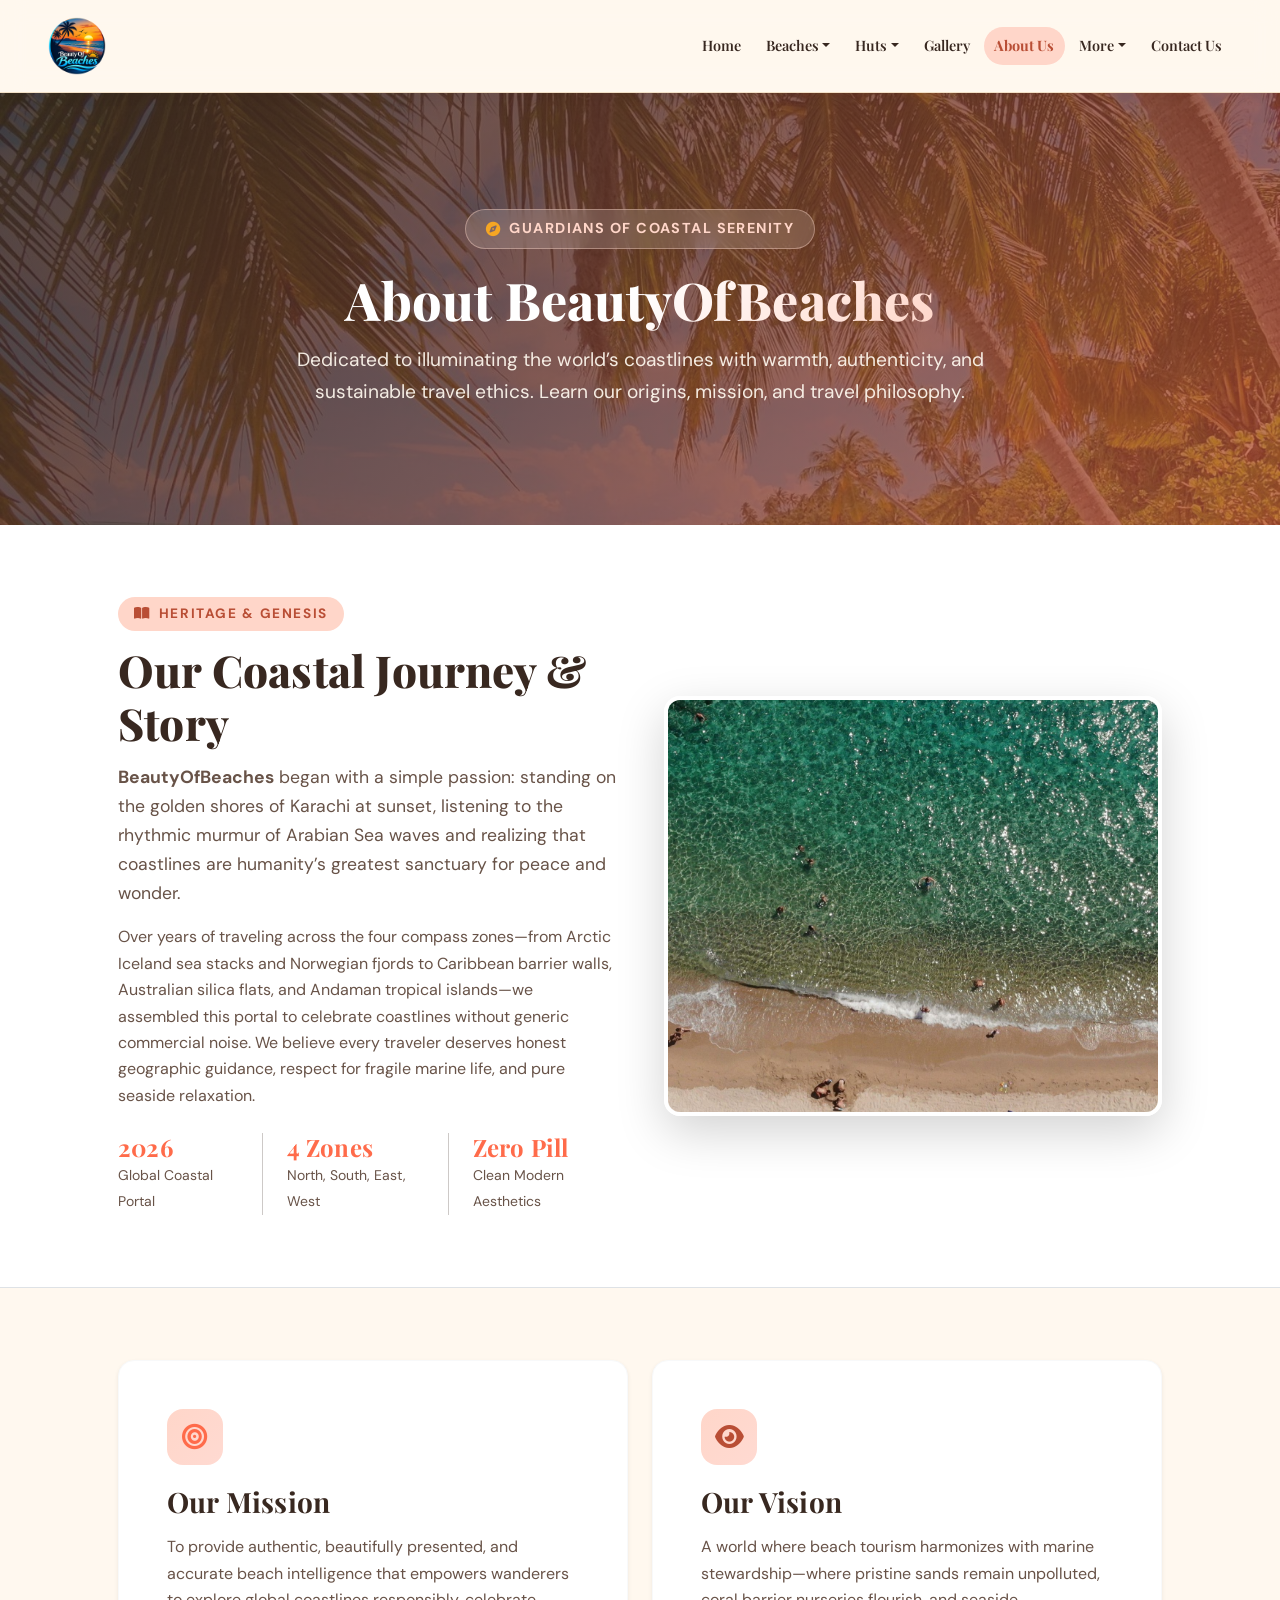
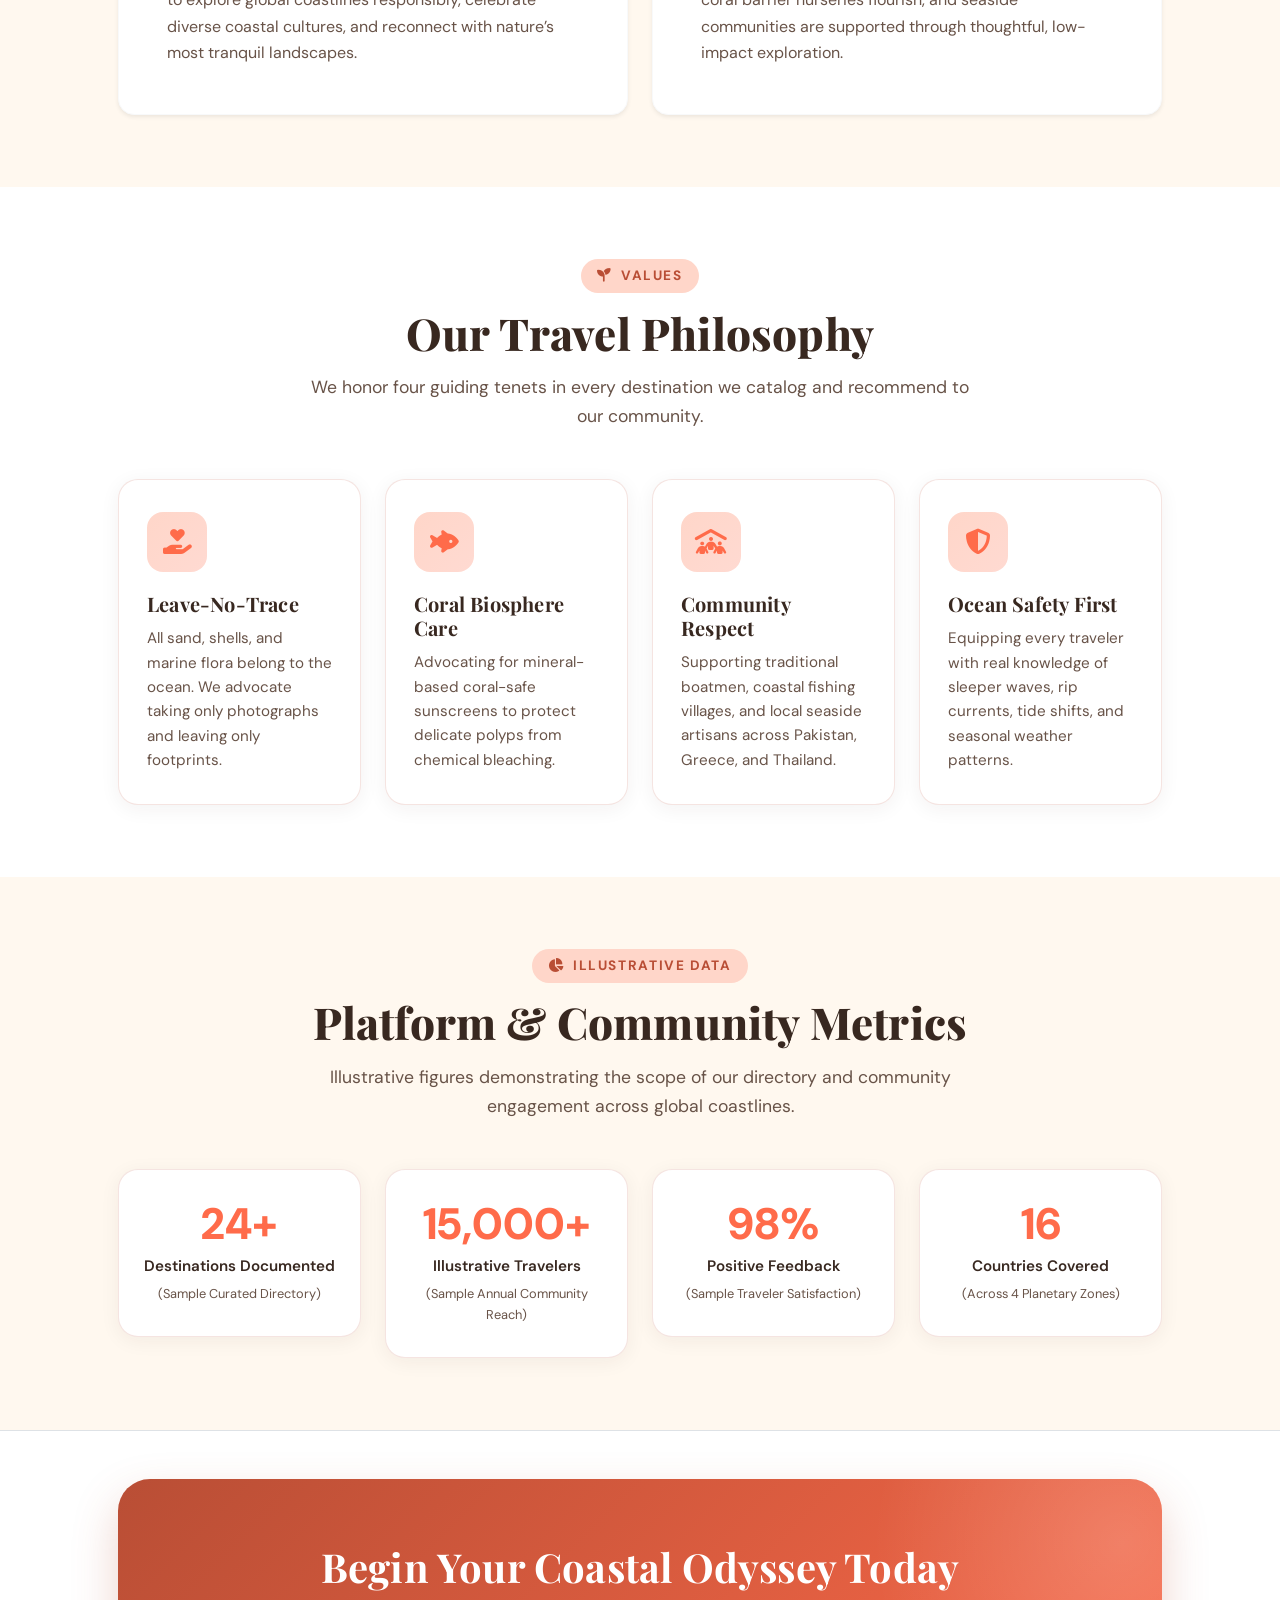
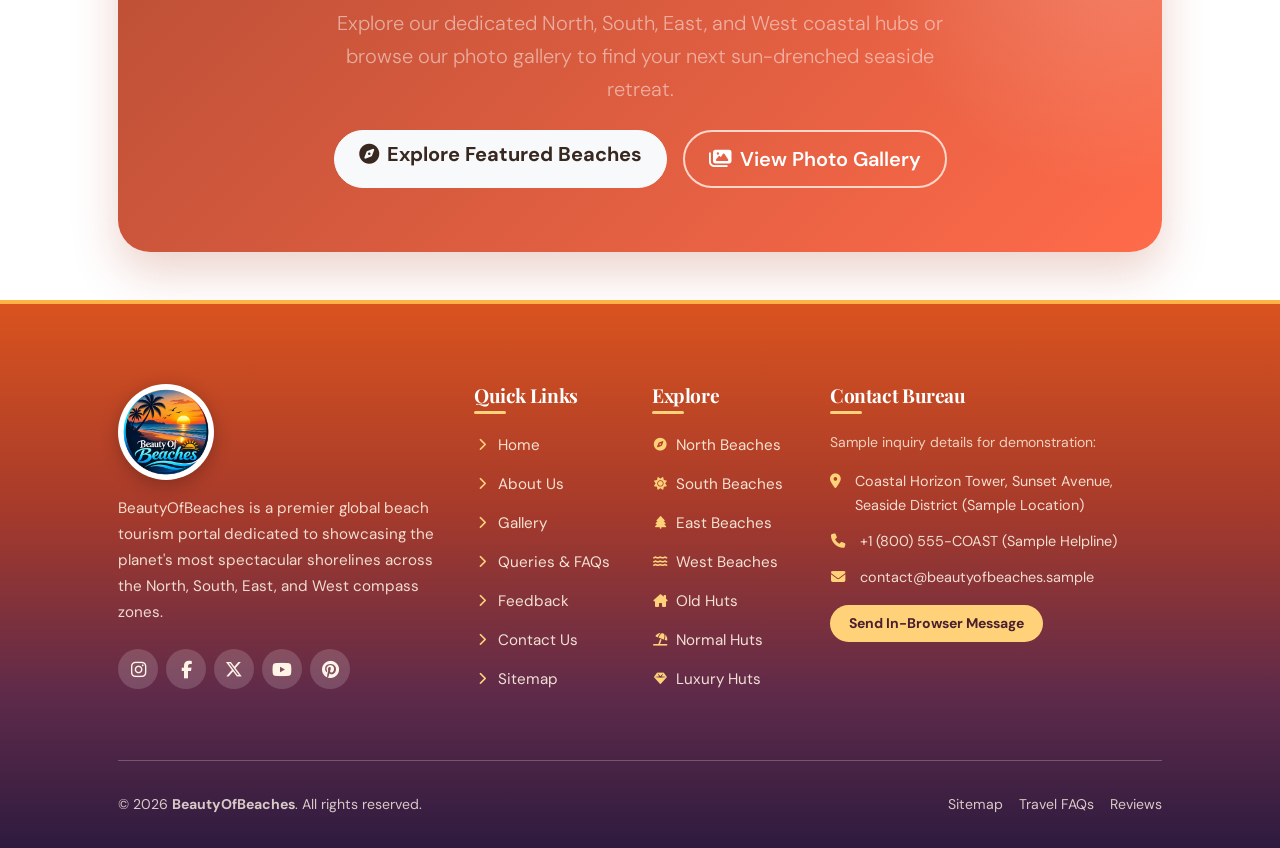
<file: about.html>
<!DOCTYPE html>
<html lang="en">
<head>
  <meta charset="UTF-8" />
  <meta name="viewport" content="width=device-width, initial-scale=1.0" />
  <meta name="theme-color" content="#FF6B4A" />
  <link rel="icon" type="image/png" href="images/favicon.png" />
  <title>About Us — BeautyOfBeaches</title>
  <meta name="description" content="Discover the story, mission, vision, and ocean travel philosophy behind BeautyOfBeaches. Inspiring sustainable, respectful, and joyful coastal exploration." />
  <meta property="og:title" content="About Us — BeautyOfBeaches" />
  <meta property="og:description" content="Discover the story, mission, vision, and ocean travel philosophy behind BeautyOfBeaches. Inspiring sustainable, respectful, and joyful coastal exploration." />

  <!-- Google Fonts: Playfair Display & DM Sans -->
  <link rel="preconnect" href="https://fonts.googleapis.com">
  <link rel="preconnect" href="https://fonts.gstatic.com" crossorigin>
  <link href="https://fonts.googleapis.com/css2?family=Playfair+Display:wght@500;600;700;800&family=DM+Sans:wght@300;400;500;600;700&display=swap" rel="stylesheet">

  <!-- Bootstrap 5 CSS CDN -->
  <link rel="stylesheet" href="https://cdn.jsdelivr.net/npm/bootstrap@5.3.3/dist/css/bootstrap.min.css" />

  <!-- Font Awesome 6 CDN -->
  <link rel="stylesheet" href="https://cdnjs.cloudflare.com/ajax/libs/font-awesome/6.5.2/css/all.min.css" />

  <!-- Tropical Sunset Theme Stylesheet -->
  <link rel="stylesheet" href="css/style.css" />
</head>
<body>

  <!-- Sticky Navbar -->
  <nav class="navbar navbar-expand-lg sticky-top bob-navbar">
    <div class="container-fluid px-lg-5">
      <a class="navbar-brand bob-logo" href="index.html" aria-label="Beauty Of Beaches - Home">
        <img src="images/logo.png" alt="Beauty Of Beaches logo" class="bob-logo-img">
      </a>
      <button class="navbar-toggler" type="button" data-bs-toggle="collapse" data-bs-target="#navbarContent" aria-controls="navbarContent" aria-expanded="false" aria-label="Toggle navigation"><i class="fa-solid fa-bars fs-4"></i></button>
      <div class="collapse navbar-collapse" id="navbarContent">
        <ul class="navbar-nav ms-auto mb-2 mb-lg-0 gap-1 align-items-lg-center">
          <li class="nav-item"><a class="nav-link" href="index.html">Home</a></li>
          <li class="nav-item dropdown"><a class="nav-link dropdown-toggle" href="#" id="dd-beaches" role="button" data-bs-toggle="dropdown" aria-expanded="false">Beaches</a><ul class="dropdown-menu bob-dropdown" aria-labelledby="dd-beaches"><li><a class="dropdown-item" href="east-beaches.html">East Beaches</a></li><li><a class="dropdown-item" href="west-beaches.html">West Beaches</a></li><li><a class="dropdown-item" href="north-beaches.html">North Beaches</a></li><li><a class="dropdown-item" href="south-beaches.html">South Beaches</a></li></ul></li>
          <li class="nav-item dropdown"><a class="nav-link dropdown-toggle" href="#" id="dd-huts" role="button" data-bs-toggle="dropdown" aria-expanded="false">Huts</a><ul class="dropdown-menu bob-dropdown" aria-labelledby="dd-huts"><li><a class="dropdown-item" href="old-huts.html">Old Huts</a></li><li><a class="dropdown-item" href="normal-huts.html">Normal Huts</a></li><li><a class="dropdown-item" href="luxury-huts.html">Luxury Huts</a></li></ul></li>
          <li class="nav-item"><a class="nav-link" href="gallery.html">Gallery</a></li>
          <li class="nav-item"><a class="nav-link active" href="about.html">About Us</a></li>
          <li class="nav-item dropdown"><a class="nav-link dropdown-toggle" href="#" id="dd-more" role="button" data-bs-toggle="dropdown" aria-expanded="false">More</a><ul class="dropdown-menu bob-dropdown" aria-labelledby="dd-more"><li><a class="dropdown-item" href="queries.html">Queries</a></li><li><a class="dropdown-item" href="feedback.html">Feedback</a></li><li><a class="dropdown-item" href="sitemap.html">Sitemap</a></li></ul></li>
          <li class="nav-item"><a class="nav-link" href="contact.html">Contact Us</a></li>
        </ul>
      </div>
    </div>
  </nav>

  <!-- Hero Banner -->
  <header class="page-hero" style="background-image: url('images/gallery/g07.jpg');">
    <div class="hero-overlay"></div>
    <div class="container hero-content px-lg-5 text-center">
      <div class="row justify-content-center">
        <div class="col-lg-9">
          <div class="hero-badge">
            <i class="fa-solid fa-compass text-gold"></i>
            Guardians of Coastal Serenity
          </div>
          <h1 class="page-hero-title">
            About <span class="text-gradient-warm">BeautyOfBeaches</span>
          </h1>
          <p class="hero-lead mx-auto mb-0">
            Dedicated to illuminating the world’s coastlines with warmth, authenticity, and sustainable travel ethics. Learn our origins, mission, and travel philosophy.
          </p>
        </div>
      </div>
    </div>
  </header>

  <!-- Our Story -->
  <section class="py-5 bg-white border-bottom">
    <div class="container px-lg-5 py-4">
      <div class="row align-items-center g-5">
        <div class="col-lg-6">
          <span class="section-kicker"><i class="fa-solid fa-book-open"></i> Heritage & Genesis</span>
          <h2 class="section-title">Our Coastal Journey & Story</h2>
          <p class="section-desc mb-3">
            <strong>BeautyOfBeaches</strong> began with a simple passion: standing on the golden shores of Karachi at sunset, listening to the rhythmic murmur of Arabian Sea waves and realizing that coastlines are humanity’s greatest sanctuary for peace and wonder.
          </p>
          <p class="text-cocoa-muted mb-4">
            Over years of traveling across the four compass zones—from Arctic Iceland sea stacks and Norwegian fjords to Caribbean barrier walls, Australian silica flats, and Andaman tropical islands—we assembled this portal to celebrate coastlines without generic commercial noise. We believe every traveler deserves honest geographic guidance, respect for fragile marine life, and pure seaside relaxation.
          </p>
          <div class="d-flex align-items-center gap-4">
            <div>
              <h4 class="fw-bold text-coral mb-0">2026</h4>
              <small class="text-cocoa-muted">Global Coastal Portal</small>
            </div>
            <div class="vr"></div>
            <div>
              <h4 class="fw-bold text-coral mb-0">4 Zones</h4>
              <small class="text-cocoa-muted">North, South, East, West</small>
            </div>
            <div class="vr"></div>
            <div>
              <h4 class="fw-bold text-coral mb-0">Zero Pill</h4>
              <small class="text-cocoa-muted">Clean Modern Aesthetics</small>
            </div>
          </div>
        </div>

        <div class="col-lg-6">
          <div class="position-relative">
            <img src="images/south/whitehaven.jpg" alt="Coastal Story" class="img-fluid rounded-4 shadow-lg border border-4 border-white" style="object-fit: cover; max-height: 420px; width: 100%;">
          </div>
        </div>
      </div>
    </div>
  </section>

  <!-- Mission & Vision -->
  <section class="py-5 bg-warm-cream">
    <div class="container px-lg-5 py-4">
      <div class="row g-4">
        <!-- Mission -->
        <div class="col-md-6">
          <div class="p-5 bg-white rounded-4 border border-light shadow-sm h-100">
            <div class="feature-icon-wrap" style="width: 56px; height: 56px;">
              <i class="fa-solid fa-bullseye text-coral"></i>
            </div>
            <h3 class="fw-bold text-cocoa mb-3">Our Mission</h3>
            <p class="text-cocoa-muted mb-0">
              To provide authentic, beautifully presented, and accurate beach intelligence that empowers wanderers to explore global coastlines responsibly, celebrate diverse coastal cultures, and reconnect with nature’s most tranquil landscapes.
            </p>
          </div>
        </div>

        <!-- Vision -->
        <div class="col-md-6">
          <div class="p-5 bg-white rounded-4 border border-light shadow-sm h-100">
            <div class="feature-icon-wrap" style="width: 56px; height: 56px;">
              <i class="fa-solid fa-eye text-terracotta"></i>
            </div>
            <h3 class="fw-bold text-cocoa mb-3">Our Vision</h3>
            <p class="text-cocoa-muted mb-0">
              A world where beach tourism harmonizes with marine stewardship—where pristine sands remain unpolluted, coral barrier nurseries flourish, and seaside communities are supported through thoughtful, low-impact exploration.
            </p>
          </div>
        </div>
      </div>
    </div>
  </section>

  <!-- Our Travel Philosophy & Discovery Features -->
  <section class="py-5 bg-white">
    <div class="container px-lg-5 py-4">
      <div class="section-header text-center mb-5">
        <span class="section-kicker"><i class="fa-solid fa-seedling"></i> Values</span>
        <h2 class="section-title">Our Travel Philosophy</h2>
        <p class="section-desc mx-auto">
          We honor four guiding tenets in every destination we catalog and recommend to our community.
        </p>
      </div>

      <div class="row g-4">
        <div class="col-md-6 col-lg-3">
          <div class="feature-box">
            <div class="feature-icon-wrap"><i class="fa-solid fa-hand-holding-heart"></i></div>
            <h4 class="feature-title">Leave-No-Trace</h4>
            <p class="feature-desc">All sand, shells, and marine flora belong to the ocean. We advocate taking only photographs and leaving only footprints.</p>
          </div>
        </div>

        <div class="col-md-6 col-lg-3">
          <div class="feature-box">
            <div class="feature-icon-wrap"><i class="fa-solid fa-fish-fins"></i></div>
            <h4 class="feature-title">Coral Biosphere Care</h4>
            <p class="feature-desc">Advocating for mineral-based coral-safe sunscreens to protect delicate polyps from chemical bleaching.</p>
          </div>
        </div>

        <div class="col-md-6 col-lg-3">
          <div class="feature-box">
            <div class="feature-icon-wrap"><i class="fa-solid fa-people-roof"></i></div>
            <h4 class="feature-title">Community Respect</h4>
            <p class="feature-desc">Supporting traditional boatmen, coastal fishing villages, and local seaside artisans across Pakistan, Greece, and Thailand.</p>
          </div>
        </div>

        <div class="col-md-6 col-lg-3">
          <div class="feature-box">
            <div class="feature-icon-wrap"><i class="fa-solid fa-shield-halved"></i></div>
            <h4 class="feature-title">Ocean Safety First</h4>
            <p class="feature-desc">Equipping every traveler with real knowledge of sleeper waves, rip currents, tide shifts, and seasonal weather patterns.</p>
          </div>
        </div>
      </div>
    </div>
  </section>

  <!-- Statistics Section (Clearly identified illustrative figures) -->
  <section class="py-5 bg-warm-cream">
    <div class="container px-lg-5 py-4">
      <div class="section-header text-center mb-5">
        <span class="section-kicker"><i class="fa-solid fa-chart-pie"></i> Illustrative Data</span>
        <h2 class="section-title">Platform & Community Metrics</h2>
        <p class="section-desc mx-auto">
          Illustrative figures demonstrating the scope of our directory and community engagement across global coastlines.
        </p>
      </div>

      <div class="row g-4 text-center">
        <div class="col-6 col-lg-3">
          <div class="stat-card">
            <div class="stat-number">24+</div>
            <div class="stat-label">Destinations Documented</div>
            <div class="stat-sub">(Sample Curated Directory)</div>
          </div>
        </div>
        <div class="col-6 col-lg-3">
          <div class="stat-card">
            <div class="stat-number">15,000+</div>
            <div class="stat-label">Illustrative Travelers</div>
            <div class="stat-sub">(Sample Annual Community Reach)</div>
          </div>
        </div>
        <div class="col-6 col-lg-3">
          <div class="stat-card">
            <div class="stat-number">98%</div>
            <div class="stat-label">Positive Feedback</div>
            <div class="stat-sub">(Sample Traveler Satisfaction)</div>
          </div>
        </div>
        <div class="col-6 col-lg-3">
          <div class="stat-card">
            <div class="stat-number">16</div>
            <div class="stat-label">Countries Covered</div>
            <div class="stat-sub">(Across 4 Planetary Zones)</div>
          </div>
        </div>
      </div>
    </div>
  </section>

  <!-- Call-to-Action to Explore Destinations -->
  <section class="py-5 bg-white border-top">
    <div class="container px-lg-5 text-center">
      <div class="cta-banner">
        <h2 class="display-6 fw-bold text-white mb-3">Begin Your Coastal Odyssey Today</h2>
        <p class="lead text-white-50 mx-auto mb-4" style="max-width: 650px;">
          Explore our dedicated North, South, East, and West coastal hubs or browse our photo gallery to find your next sun-drenched seaside retreat.
        </p>
        <div class="d-flex flex-wrap justify-content-center gap-3">
          <a href="index.html#featured-destinations" class="btn btn-light btn-lg text-cocoa fw-bold rounded-pill px-4">
            <i class="fa-solid fa-compass me-2"></i>Explore Featured Beaches
          </a>
          <a href="gallery.html" class="btn btn-coral-outline btn-lg rounded-pill px-4">
            <i class="fa-solid fa-images me-2"></i>View Photo Gallery
          </a>
        </div>
      </div>
    </div>
  </section>

  <!-- Back To Top Button -->
  <button id="back-to-top-btn" class="back-to-top-btn" title="Back to top" aria-label="Back to top">
    <i class="fa-solid fa-arrow-up"></i>
  </button>

  <!-- Consistent Footer -->
  <footer class="bob-footer">
    <div class="container px-lg-5">
      <div class="row g-4">
        <!-- Brand Summary -->
        <div class="col-lg-4 mb-4 mb-lg-0">
          <a class="bob-logo mb-3 d-inline-flex" href="index.html" aria-label="Beauty Of Beaches - Home">
            <img src="images/logo.png" alt="Beauty Of Beaches logo" class="bob-logo-img footer-logo">
          </a>
          <p class="bob-footer-desc">
            BeautyOfBeaches is a premier global beach tourism portal dedicated to showcasing the planet's most spectacular shorelines across the North, South, East, and West compass zones.
          </p>
          <div class="d-flex gap-2">
            <a href="https://instagram.com" target="_blank" rel="noopener noreferrer" class="footer-social-btn" aria-label="Instagram"><i class="fa-brands fa-instagram"></i></a>
            <a href="https://facebook.com" target="_blank" rel="noopener noreferrer" class="footer-social-btn" aria-label="Facebook"><i class="fa-brands fa-facebook-f"></i></a>
            <a href="https://twitter.com" target="_blank" rel="noopener noreferrer" class="footer-social-btn" aria-label="X Twitter"><i class="fa-brands fa-x-twitter"></i></a>
            <a href="https://youtube.com" target="_blank" rel="noopener noreferrer" class="footer-social-btn" aria-label="YouTube"><i class="fa-brands fa-youtube"></i></a>
            <a href="https://pinterest.com" target="_blank" rel="noopener noreferrer" class="footer-social-btn" aria-label="Pinterest"><i class="fa-brands fa-pinterest"></i></a>
          </div>
        </div>

        <!-- Quick Links -->
        <div class="col-6 col-md-3 col-lg-2">
          <h5>Quick Links</h5>
          <ul class="bob-footer-links">
            <li><a href="index.html"><i class="fa-solid fa-chevron-right"></i> Home</a></li>
            <li><a href="about.html"><i class="fa-solid fa-chevron-right"></i> About Us</a></li>
            <li><a href="gallery.html"><i class="fa-solid fa-chevron-right"></i> Gallery</a></li>
            <li><a href="queries.html"><i class="fa-solid fa-chevron-right"></i> Queries &amp; FAQs</a></li>
            <li><a href="feedback.html"><i class="fa-solid fa-chevron-right"></i> Feedback</a></li>
            <li><a href="contact.html"><i class="fa-solid fa-chevron-right"></i> Contact Us</a></li>
            <li><a href="sitemap.html"><i class="fa-solid fa-chevron-right"></i> Sitemap</a></li>
          </ul>
        </div>

        <!-- Beach Zones & Huts -->
        <div class="col-6 col-md-3 col-lg-2">
          <h5>Explore</h5>
          <ul class="bob-footer-links">
            <li><a href="north-beaches.html"><i class="fa-solid fa-compass"></i> North Beaches</a></li>
            <li><a href="south-beaches.html"><i class="fa-solid fa-sun"></i> South Beaches</a></li>
            <li><a href="east-beaches.html"><i class="fa-solid fa-tree"></i> East Beaches</a></li>
            <li><a href="west-beaches.html"><i class="fa-solid fa-water"></i> West Beaches</a></li>
            <li><a href="old-huts.html"><i class="fa-solid fa-house-chimney"></i> Old Huts</a></li>
            <li><a href="normal-huts.html"><i class="fa-solid fa-umbrella-beach"></i> Normal Huts</a></li>
            <li><a href="luxury-huts.html"><i class="fa-solid fa-gem"></i> Luxury Huts</a></li>
          </ul>
        </div>

        <!-- Contact Information (sample details) -->
        <div class="col-lg-4">
          <h5>Contact Bureau</h5>
          <p class="small mb-3 footer-note">Sample inquiry details for demonstration:</p>
          <div class="footer-contact-row"><i class="fa-solid fa-location-dot"></i><div>Coastal Horizon Tower, Sunset Avenue, Seaside District (Sample Location)</div></div>
          <div class="footer-contact-row"><i class="fa-solid fa-phone"></i><div>+1 (800) 555-COAST (Sample Helpline)</div></div>
          <div class="footer-contact-row mb-3"><i class="fa-solid fa-envelope"></i><div>contact@beautyofbeaches.sample</div></div>
          <a href="contact.html" class="btn btn-sm footer-btn">Send In-Browser Message</a>
        </div>
      </div>

      <!-- Footer Bottom -->
      <div class="footer-bottom d-flex flex-column flex-md-row justify-content-between align-items-center gap-3">
        <div>&copy; 2026 <strong>BeautyOfBeaches</strong>. All rights reserved.</div>
        <div class="d-flex flex-wrap gap-3 align-items-center footer-bottom-links">
          <a href="sitemap.html">Sitemap</a>
          <a href="queries.html">Travel FAQs</a>
          <a href="feedback.html">Reviews</a>
        </div>
      </div>
    </div>
  </footer>

  <!-- Scripts -->
  <script src="https://code.jquery.com/jquery-3.7.1.min.js"></script>
  <script src="https://cdn.jsdelivr.net/npm/bootstrap@5.3.3/dist/js/bootstrap.bundle.min.js"></script>
  <script src="js/script.js"></script>
</body>
</html>
</file>
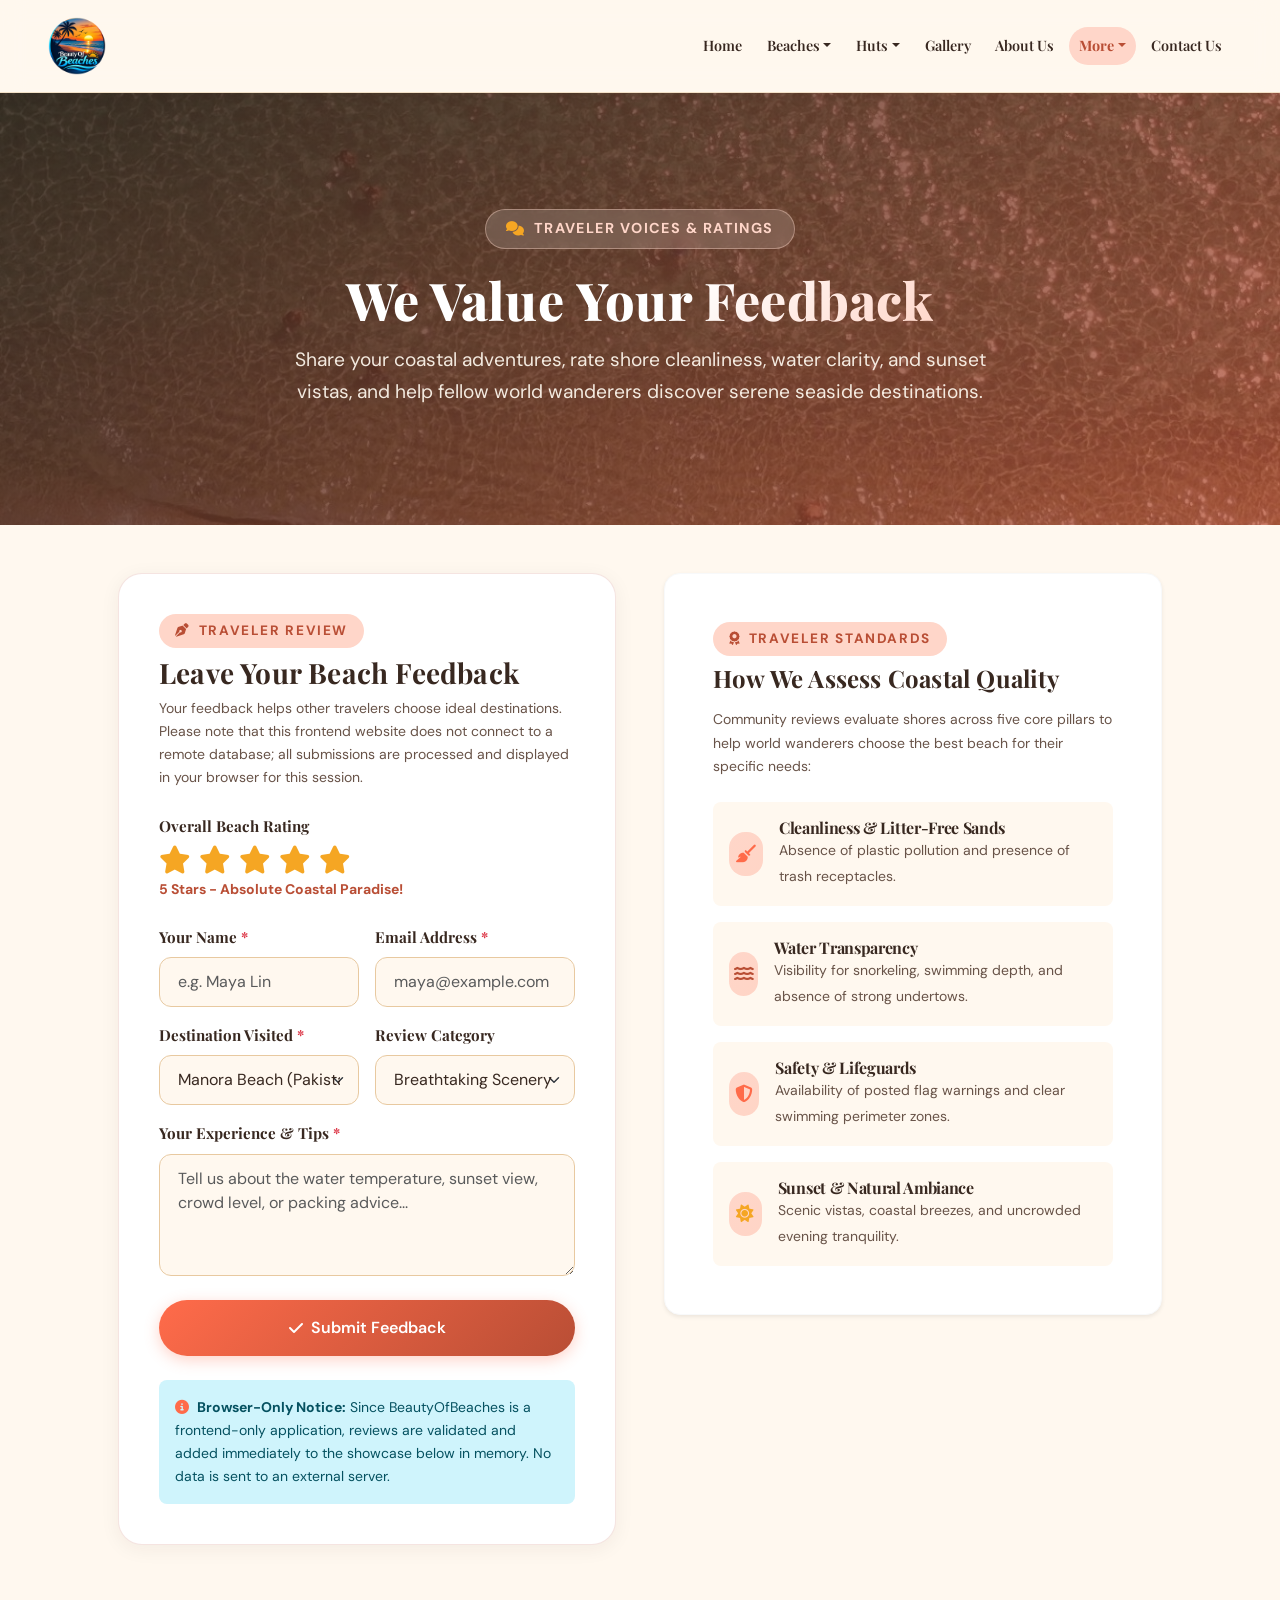
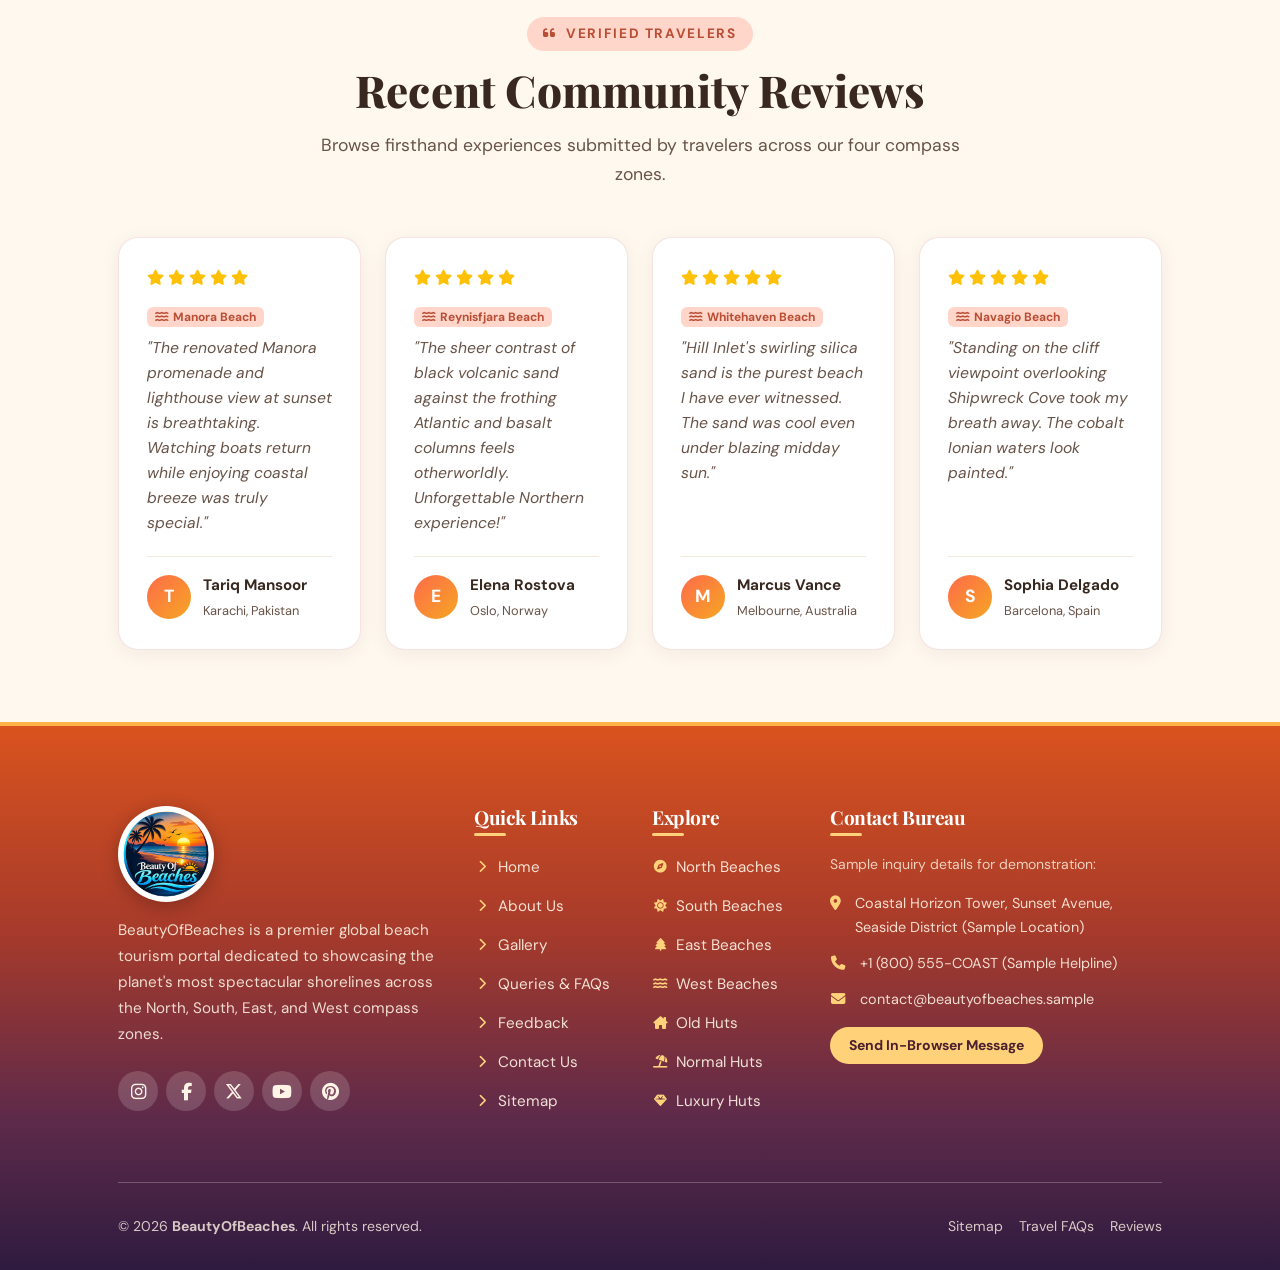
<file: feedback.html>
<!DOCTYPE html>
<html lang="en">
<head>
  <meta charset="UTF-8" />
  <meta name="viewport" content="width=device-width, initial-scale=1.0" />
  <meta name="theme-color" content="#FF6B4A" />
  <link rel="icon" type="image/png" href="images/favicon.png" />
  <title>Feedback — BeautyOfBeaches</title>
  <meta name="description" content="Share your beach travel reviews, rate shore cleanliness, water clarity, and scenery, and assist fellow global wanderers in discovering seaside paradise." />
  <meta property="og:title" content="Feedback — BeautyOfBeaches" />
  <meta property="og:description" content="Share your beach travel reviews, rate shore cleanliness, water clarity, and scenery, and assist fellow global wanderers in discovering seaside paradise." />

  <!-- Google Fonts: Playfair Display & DM Sans -->
  <link rel="preconnect" href="https://fonts.googleapis.com">
  <link rel="preconnect" href="https://fonts.gstatic.com" crossorigin>
  <link href="https://fonts.googleapis.com/css2?family=Playfair+Display:wght@500;600;700;800&family=DM+Sans:wght@300;400;500;600;700&display=swap" rel="stylesheet">

  <!-- Bootstrap 5 CSS CDN -->
  <link rel="stylesheet" href="https://cdn.jsdelivr.net/npm/bootstrap@5.3.3/dist/css/bootstrap.min.css" />

  <!-- Font Awesome 6 CDN -->
  <link rel="stylesheet" href="https://cdnjs.cloudflare.com/ajax/libs/font-awesome/6.5.2/css/all.min.css" />

  <!-- Tropical Sunset Theme Stylesheet -->
  <link rel="stylesheet" href="css/style.css" />
</head>
<body>

  <!-- Sticky Navbar -->
  <nav class="navbar navbar-expand-lg sticky-top bob-navbar">
    <div class="container-fluid px-lg-5">
      <a class="navbar-brand bob-logo" href="index.html" aria-label="Beauty Of Beaches - Home">
        <img src="images/logo.png" alt="Beauty Of Beaches logo" class="bob-logo-img">
      </a>
      <button class="navbar-toggler" type="button" data-bs-toggle="collapse" data-bs-target="#navbarContent" aria-controls="navbarContent" aria-expanded="false" aria-label="Toggle navigation"><i class="fa-solid fa-bars fs-4"></i></button>
      <div class="collapse navbar-collapse" id="navbarContent">
        <ul class="navbar-nav ms-auto mb-2 mb-lg-0 gap-1 align-items-lg-center">
          <li class="nav-item"><a class="nav-link" href="index.html">Home</a></li>
          <li class="nav-item dropdown"><a class="nav-link dropdown-toggle" href="#" id="dd-beaches" role="button" data-bs-toggle="dropdown" aria-expanded="false">Beaches</a><ul class="dropdown-menu bob-dropdown" aria-labelledby="dd-beaches"><li><a class="dropdown-item" href="east-beaches.html">East Beaches</a></li><li><a class="dropdown-item" href="west-beaches.html">West Beaches</a></li><li><a class="dropdown-item" href="north-beaches.html">North Beaches</a></li><li><a class="dropdown-item" href="south-beaches.html">South Beaches</a></li></ul></li>
          <li class="nav-item dropdown"><a class="nav-link dropdown-toggle" href="#" id="dd-huts" role="button" data-bs-toggle="dropdown" aria-expanded="false">Huts</a><ul class="dropdown-menu bob-dropdown" aria-labelledby="dd-huts"><li><a class="dropdown-item" href="old-huts.html">Old Huts</a></li><li><a class="dropdown-item" href="normal-huts.html">Normal Huts</a></li><li><a class="dropdown-item" href="luxury-huts.html">Luxury Huts</a></li></ul></li>
          <li class="nav-item"><a class="nav-link" href="gallery.html">Gallery</a></li>
          <li class="nav-item"><a class="nav-link" href="about.html">About Us</a></li>
          <li class="nav-item dropdown"><a class="nav-link dropdown-toggle active" href="#" id="dd-more" role="button" data-bs-toggle="dropdown" aria-expanded="false">More</a><ul class="dropdown-menu bob-dropdown" aria-labelledby="dd-more"><li><a class="dropdown-item" href="queries.html">Queries</a></li><li><a class="dropdown-item active" href="feedback.html">Feedback</a></li><li><a class="dropdown-item" href="sitemap.html">Sitemap</a></li></ul></li>
          <li class="nav-item"><a class="nav-link" href="contact.html">Contact Us</a></li>
        </ul>
      </div>
    </div>
  </nav>

  <!-- Hero Banner -->
  <header class="page-hero" style="background-image: url('images/gallery/g04.jpg');">
    <div class="hero-overlay"></div>
    <div class="container hero-content px-lg-5 text-center">
      <div class="row justify-content-center">
        <div class="col-lg-9">
          <div class="hero-badge">
            <i class="fa-solid fa-comments text-gold"></i>
            Traveler Voices & Ratings
          </div>
          <h1 class="page-hero-title">
            We Value <span class="text-gradient-warm">Your Feedback</span>
          </h1>
          <p class="hero-lead mx-auto mb-0">
            Share your coastal adventures, rate shore cleanliness, water clarity, and sunset vistas, and help fellow world wanderers discover serene seaside destinations.
          </p>
        </div>
      </div>
    </div>
  </header>

  <!-- Feedback Form & Live Reviews Section -->
  <main class="py-5 bg-warm-cream">
    <div class="container px-lg-5">
      <div class="row g-5">
        <!-- Interactive Feedback Form -->
        <div class="col-lg-6">
          <div class="form-card">
            <span class="section-kicker mb-2"><i class="fa-solid fa-pen-nib"></i> Traveler Review</span>
            <h3 class="fw-bold text-cocoa mb-2">Leave Your Beach Feedback</h3>
            <p class="text-cocoa-muted small mb-4">
              Your feedback helps other travelers choose ideal destinations. Please note that this frontend website does not connect to a remote database; all submissions are processed and displayed in your browser for this session.
            </p>

            <div id="feedback-alert-box" class="d-none"></div>

            <form id="feedback-submission-form" novalidate>
              <!-- Star Rating Selector -->
              <div class="mb-4">
                <label class="bob-form-label d-block">Overall Beach Rating</label>
                <div class="star-rating-box" id="star-rating-selector" aria-label="Select 1 to 5 stars">
                  <i class="fa-solid fa-star active" data-rating="1" title="1 Star"></i>
                  <i class="fa-solid fa-star active" data-rating="2" title="2 Stars"></i>
                  <i class="fa-solid fa-star active" data-rating="3" title="3 Stars"></i>
                  <i class="fa-solid fa-star active" data-rating="4" title="4 Stars"></i>
                  <i class="fa-solid fa-star active" data-rating="5" title="5 Stars"></i>
                </div>
                <div id="rating-text-label" class="small text-terracotta fw-bold mt-1">
                  5 Stars - Absolute Coastal Paradise!
                </div>
              </div>

              <!-- Name & Email -->
              <div class="row g-3 mb-3">
                <div class="col-sm-6">
                  <label for="feedback-name" class="bob-form-label">Your Name <span class="text-danger">*</span></label>
                  <input type="text" id="feedback-name" class="form-control" placeholder="e.g. Maya Lin" required>
                </div>
                <div class="col-sm-6">
                  <label for="feedback-email" class="bob-form-label">Email Address <span class="text-danger">*</span></label>
                  <input type="email" id="feedback-email" class="form-control" placeholder="maya@example.com" required>
                </div>
              </div>

              <!-- Destination Visited & Category -->
              <div class="row g-3 mb-3">
                <div class="col-sm-6">
                  <label for="feedback-destination" class="bob-form-label">Destination Visited <span class="text-danger">*</span></label>
                  <select id="feedback-destination" class="form-select" required>
                    <!-- Populated dynamically via js/script.js -->
                  </select>
                </div>
                <div class="col-sm-6">
                  <label for="feedback-category" class="bob-form-label">Review Category</label>
                  <select id="feedback-category" class="form-select">
                    <option value="Scenery">Breathtaking Scenery</option>
                    <option value="Cleanliness">Cleanliness & Preservation</option>
                    <option value="Water Clarity">Water Clarity & Snorkeling</option>
                    <option value="Safety">Safety & Lifeguards</option>
                    <option value="Adventure">Adventure & Surfing</option>
                  </select>
                </div>
              </div>

              <!-- Review Message -->
              <div class="mb-4">
                <label for="feedback-comment" class="bob-form-label">Your Experience & Tips <span class="text-danger">*</span></label>
                <textarea id="feedback-comment" class="form-control" rows="4" placeholder="Tell us about the water temperature, sunset view, crowd level, or packing advice..." required></textarea>
              </div>

              <!-- Submit Button -->
              <button type="submit" class="btn btn-coral-primary w-100 py-3">
                <i class="fa-solid fa-check me-2"></i>Submit Feedback
              </button>
            </form>

            <div class="alert alert-info border-0 rounded-3 mt-4 p-3 small mb-0">
              <i class="fa-solid fa-circle-info text-coral me-1"></i>
              <strong>Browser-Only Notice:</strong> Since BeautyOfBeaches is a frontend-only application, reviews are validated and added immediately to the showcase below in memory. No data is sent to an external server.
            </div>
          </div>
        </div>

        <!-- Rating Overview & Guidance Sidebar -->
        <div class="col-lg-6">
          <div class="p-4 p-md-5 bg-white rounded-4 border border-light shadow-sm mb-4">
            <span class="section-kicker mb-2"><i class="fa-solid fa-award"></i> Traveler Standards</span>
            <h4 class="fw-bold text-cocoa mb-3">How We Assess Coastal Quality</h4>
            <p class="text-cocoa-muted small mb-4">
              Community reviews evaluate shores across five core pillars to help world wanderers choose the best beach for their specific needs:
            </p>

            <div class="d-flex align-items-center gap-3 mb-3 p-3 bg-warm-cream rounded-3">
              <div class="feature-icon-wrap mb-0" style="width: 44px; height: 44px; font-size: 1.1rem;">
                <i class="fa-solid fa-broom text-coral"></i>
              </div>
              <div>
                <h6 class="fw-bold mb-0 text-cocoa">Cleanliness & Litter-Free Sands</h6>
                <small class="text-cocoa-muted">Absence of plastic pollution and presence of trash receptacles.</small>
              </div>
            </div>

            <div class="d-flex align-items-center gap-3 mb-3 p-3 bg-warm-cream rounded-3">
              <div class="feature-icon-wrap mb-0" style="width: 44px; height: 44px; font-size: 1.1rem;">
                <i class="fa-solid fa-water text-terracotta"></i>
              </div>
              <div>
                <h6 class="fw-bold mb-0 text-cocoa">Water Transparency</h6>
                <small class="text-cocoa-muted">Visibility for snorkeling, swimming depth, and absence of strong undertows.</small>
              </div>
            </div>

            <div class="d-flex align-items-center gap-3 mb-3 p-3 bg-warm-cream rounded-3">
              <div class="feature-icon-wrap mb-0" style="width: 44px; height: 44px; font-size: 1.1rem;">
                <i class="fa-solid fa-shield-halved text-coral"></i>
              </div>
              <div>
                <h6 class="fw-bold mb-0 text-cocoa">Safety & Lifeguards</h6>
                <small class="text-cocoa-muted">Availability of posted flag warnings and clear swimming perimeter zones.</small>
              </div>
            </div>

            <div class="d-flex align-items-center gap-3 p-3 bg-warm-cream rounded-3">
              <div class="feature-icon-wrap mb-0" style="width: 44px; height: 44px; font-size: 1.1rem;">
                <i class="fa-solid fa-sun text-gold"></i>
              </div>
              <div>
                <h6 class="fw-bold mb-0 text-cocoa">Sunset & Natural Ambiance</h6>
                <small class="text-cocoa-muted">Scenic vistas, coastal breezes, and uncrowded evening tranquility.</small>
              </div>
            </div>
          </div>
        </div>
      </div>

      <!-- Recent Community Feedback Reviews Showcase -->
      <div class="pt-5 mt-4">
        <div class="section-header text-center mb-5">
          <span class="section-kicker"><i class="fa-solid fa-quote-left"></i> Verified Travelers</span>
          <h2 class="section-title">Recent Community Reviews</h2>
          <p class="section-desc mx-auto">
            Browse firsthand experiences submitted by travelers across our four compass zones.
          </p>
        </div>

        <!-- Populated via js/script.js -->
        <div id="community-reviews-grid" class="row">
          <!-- Community review cards load here -->
        </div>
      </div>
    </div>
  </main>

  <!-- Back To Top Button -->
  <button id="back-to-top-btn" class="back-to-top-btn" title="Back to top" aria-label="Back to top">
    <i class="fa-solid fa-arrow-up"></i>
  </button>

  <!-- Consistent Footer -->
  <footer class="bob-footer">
    <div class="container px-lg-5">
      <div class="row g-4">
        <!-- Brand Summary -->
        <div class="col-lg-4 mb-4 mb-lg-0">
          <a class="bob-logo mb-3 d-inline-flex" href="index.html" aria-label="Beauty Of Beaches - Home">
            <img src="images/logo.png" alt="Beauty Of Beaches logo" class="bob-logo-img footer-logo">
          </a>
          <p class="bob-footer-desc">
            BeautyOfBeaches is a premier global beach tourism portal dedicated to showcasing the planet's most spectacular shorelines across the North, South, East, and West compass zones.
          </p>
          <div class="d-flex gap-2">
            <a href="https://instagram.com" target="_blank" rel="noopener noreferrer" class="footer-social-btn" aria-label="Instagram"><i class="fa-brands fa-instagram"></i></a>
            <a href="https://facebook.com" target="_blank" rel="noopener noreferrer" class="footer-social-btn" aria-label="Facebook"><i class="fa-brands fa-facebook-f"></i></a>
            <a href="https://twitter.com" target="_blank" rel="noopener noreferrer" class="footer-social-btn" aria-label="X Twitter"><i class="fa-brands fa-x-twitter"></i></a>
            <a href="https://youtube.com" target="_blank" rel="noopener noreferrer" class="footer-social-btn" aria-label="YouTube"><i class="fa-brands fa-youtube"></i></a>
            <a href="https://pinterest.com" target="_blank" rel="noopener noreferrer" class="footer-social-btn" aria-label="Pinterest"><i class="fa-brands fa-pinterest"></i></a>
          </div>
        </div>

        <!-- Quick Links -->
        <div class="col-6 col-md-3 col-lg-2">
          <h5>Quick Links</h5>
          <ul class="bob-footer-links">
            <li><a href="index.html"><i class="fa-solid fa-chevron-right"></i> Home</a></li>
            <li><a href="about.html"><i class="fa-solid fa-chevron-right"></i> About Us</a></li>
            <li><a href="gallery.html"><i class="fa-solid fa-chevron-right"></i> Gallery</a></li>
            <li><a href="queries.html"><i class="fa-solid fa-chevron-right"></i> Queries &amp; FAQs</a></li>
            <li><a href="feedback.html"><i class="fa-solid fa-chevron-right"></i> Feedback</a></li>
            <li><a href="contact.html"><i class="fa-solid fa-chevron-right"></i> Contact Us</a></li>
            <li><a href="sitemap.html"><i class="fa-solid fa-chevron-right"></i> Sitemap</a></li>
          </ul>
        </div>

        <!-- Beach Zones & Huts -->
        <div class="col-6 col-md-3 col-lg-2">
          <h5>Explore</h5>
          <ul class="bob-footer-links">
            <li><a href="north-beaches.html"><i class="fa-solid fa-compass"></i> North Beaches</a></li>
            <li><a href="south-beaches.html"><i class="fa-solid fa-sun"></i> South Beaches</a></li>
            <li><a href="east-beaches.html"><i class="fa-solid fa-tree"></i> East Beaches</a></li>
            <li><a href="west-beaches.html"><i class="fa-solid fa-water"></i> West Beaches</a></li>
            <li><a href="old-huts.html"><i class="fa-solid fa-house-chimney"></i> Old Huts</a></li>
            <li><a href="normal-huts.html"><i class="fa-solid fa-umbrella-beach"></i> Normal Huts</a></li>
            <li><a href="luxury-huts.html"><i class="fa-solid fa-gem"></i> Luxury Huts</a></li>
          </ul>
        </div>

        <!-- Contact Information (sample details) -->
        <div class="col-lg-4">
          <h5>Contact Bureau</h5>
          <p class="small mb-3 footer-note">Sample inquiry details for demonstration:</p>
          <div class="footer-contact-row"><i class="fa-solid fa-location-dot"></i><div>Coastal Horizon Tower, Sunset Avenue, Seaside District (Sample Location)</div></div>
          <div class="footer-contact-row"><i class="fa-solid fa-phone"></i><div>+1 (800) 555-COAST (Sample Helpline)</div></div>
          <div class="footer-contact-row mb-3"><i class="fa-solid fa-envelope"></i><div>contact@beautyofbeaches.sample</div></div>
          <a href="contact.html" class="btn btn-sm footer-btn">Send In-Browser Message</a>
        </div>
      </div>

      <!-- Footer Bottom -->
      <div class="footer-bottom d-flex flex-column flex-md-row justify-content-between align-items-center gap-3">
        <div>&copy; 2026 <strong>BeautyOfBeaches</strong>. All rights reserved.</div>
        <div class="d-flex flex-wrap gap-3 align-items-center footer-bottom-links">
          <a href="sitemap.html">Sitemap</a>
          <a href="queries.html">Travel FAQs</a>
          <a href="feedback.html">Reviews</a>
        </div>
      </div>
    </div>
  </footer>

  <!-- Scripts -->
  <script src="https://code.jquery.com/jquery-3.7.1.min.js"></script>
  <script src="https://cdn.jsdelivr.net/npm/bootstrap@5.3.3/dist/js/bootstrap.bundle.min.js"></script>
  <script src="js/script.js"></script>
</body>
</html>
</file>
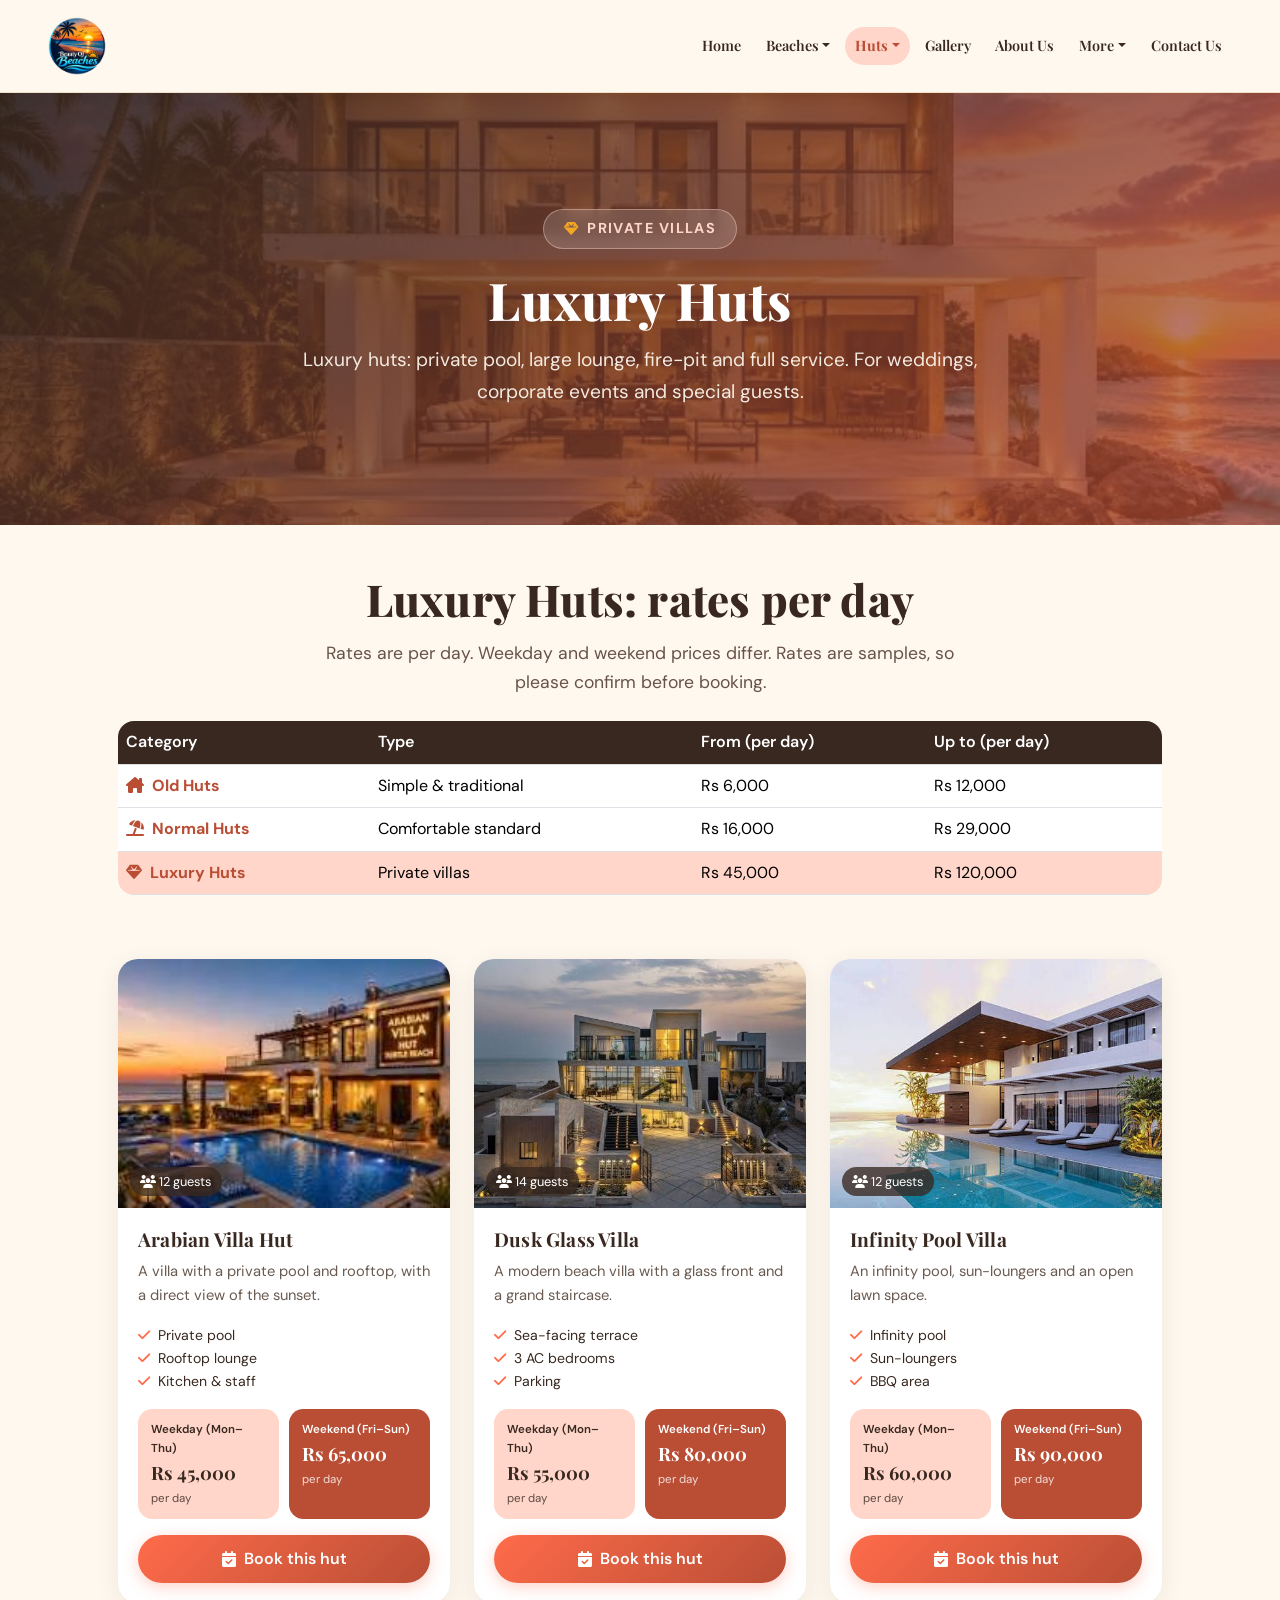
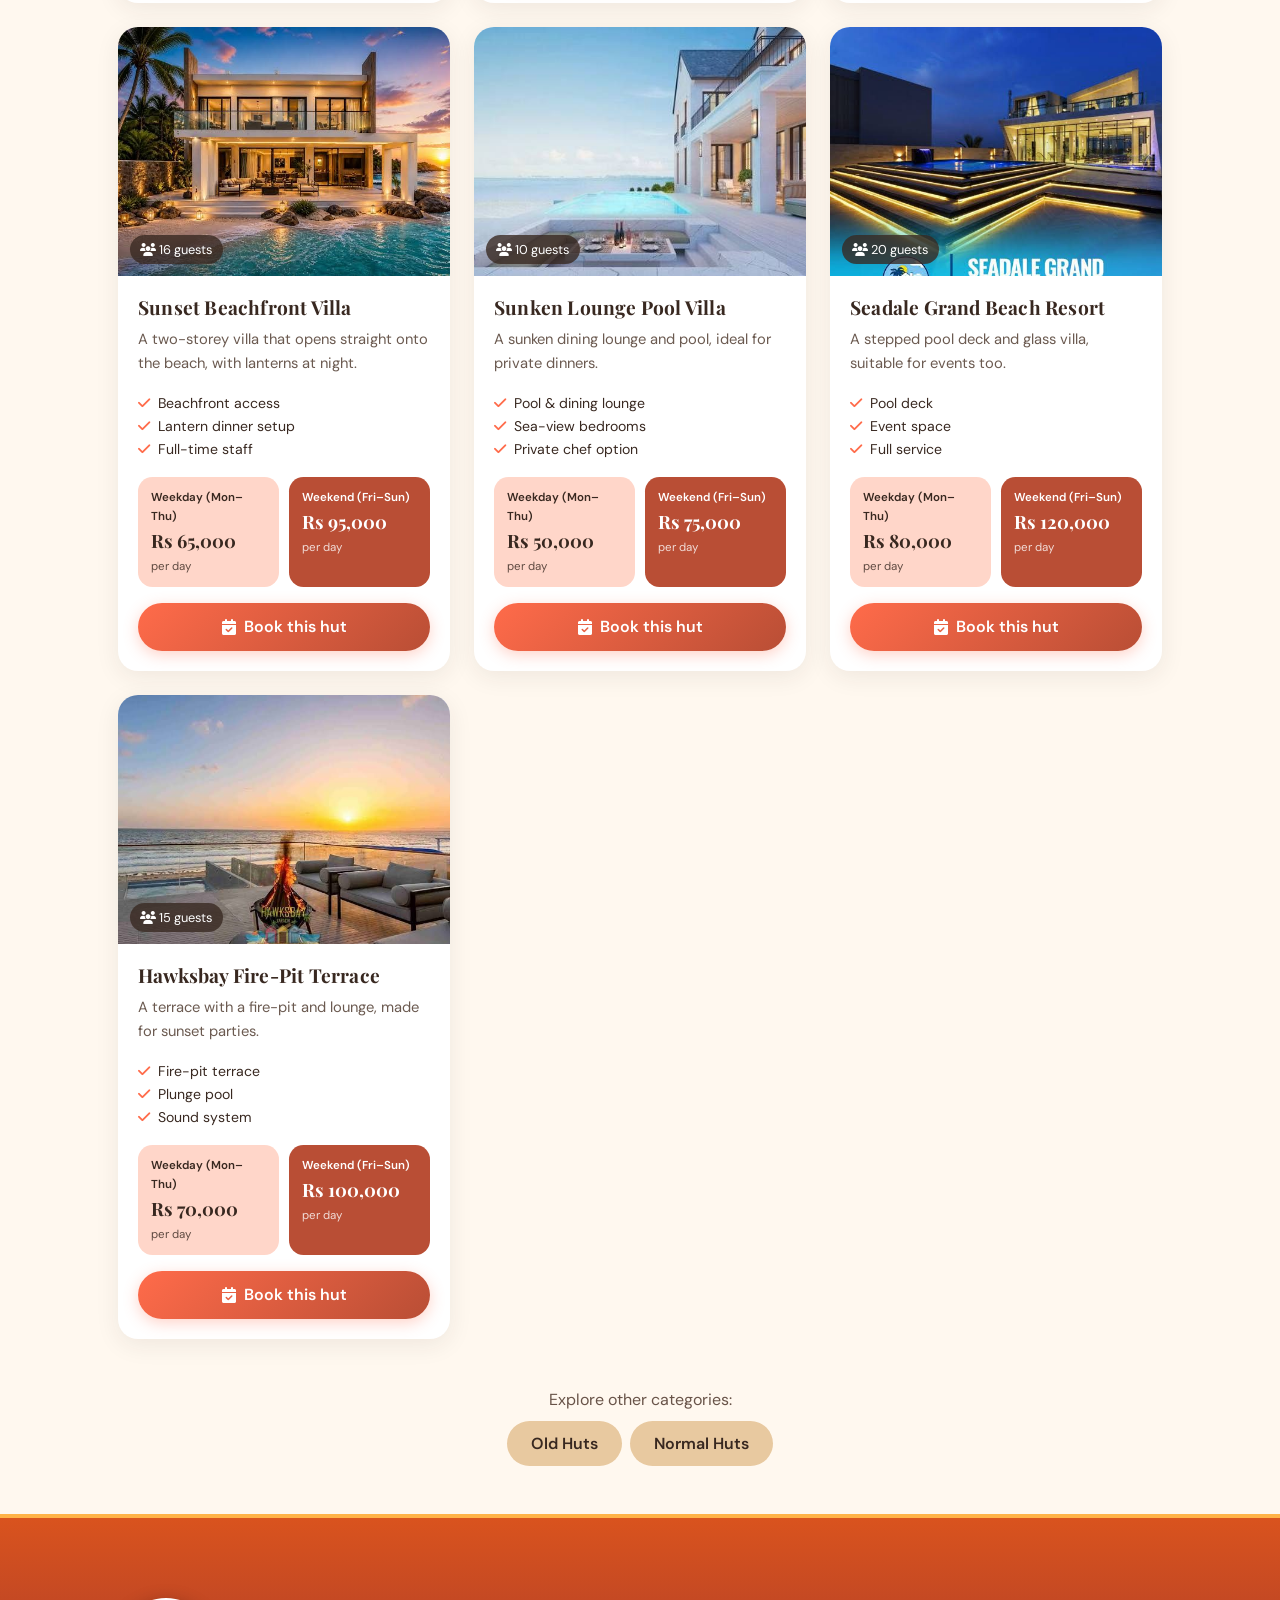
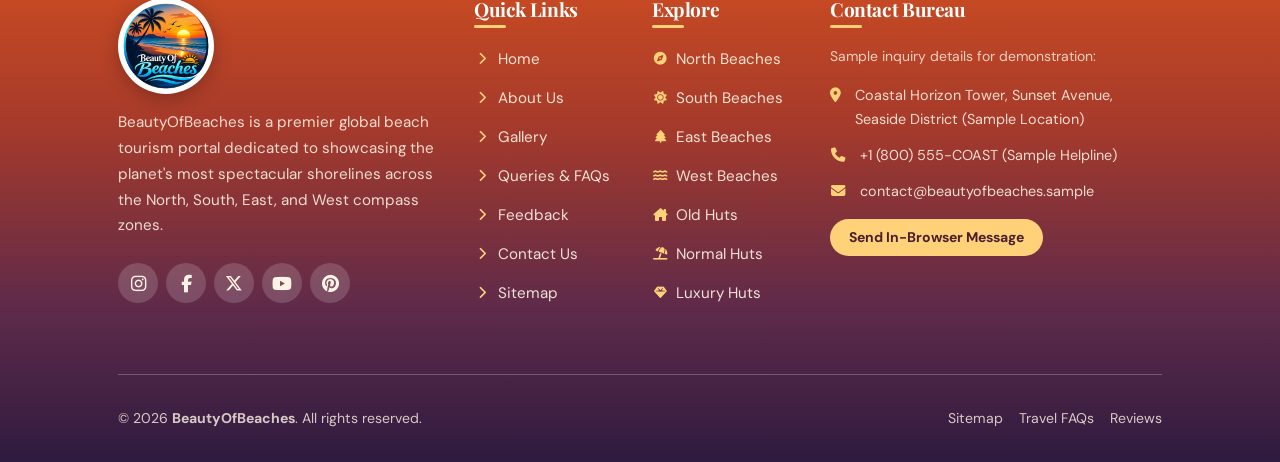
<file: luxury-huts.html>
<!DOCTYPE html>
<html lang="en">
<head>
  <meta charset="UTF-8" />
  <meta name="viewport" content="width=device-width, initial-scale=1.0" />
  <meta name="theme-color" content="#FF6B4A" />
  <link rel="icon" type="image/png" href="images/favicon.png" />
  <title>Luxury Huts — BeautyOfBeaches</title>
  <meta name="description" content="Luxury Huts per-day prices, photos and booking at BeautyOfBeaches." />
  <meta property="og:title" content="Luxury Huts — BeautyOfBeaches" />
  

  <!-- Google Fonts: Playfair Display & DM Sans -->
  <link rel="preconnect" href="https://fonts.googleapis.com">
  <link rel="preconnect" href="https://fonts.gstatic.com" crossorigin>
  <link href="https://fonts.googleapis.com/css2?family=Playfair+Display:wght@500;600;700;800&family=DM+Sans:wght@300;400;500;600;700&display=swap" rel="stylesheet">

  <!-- Bootstrap 5 CSS CDN -->
  <link rel="stylesheet" href="https://cdn.jsdelivr.net/npm/bootstrap@5.3.3/dist/css/bootstrap.min.css" />

  <!-- Font Awesome 6 CDN -->
  <link rel="stylesheet" href="https://cdnjs.cloudflare.com/ajax/libs/font-awesome/6.5.2/css/all.min.css" />

  <!-- Tropical Sunset Theme Stylesheet -->
  <link rel="stylesheet" href="css/style.css" />
</head>
<body>

  <!-- Sticky Navbar -->
  <nav class="navbar navbar-expand-lg sticky-top bob-navbar">
    <div class="container-fluid px-lg-5">
      <a class="navbar-brand bob-logo" href="index.html" aria-label="Beauty Of Beaches - Home">
        <img src="images/logo.png" alt="Beauty Of Beaches logo" class="bob-logo-img">
      </a>
      <button class="navbar-toggler" type="button" data-bs-toggle="collapse" data-bs-target="#navbarContent" aria-controls="navbarContent" aria-expanded="false" aria-label="Toggle navigation"><i class="fa-solid fa-bars fs-4"></i></button>
      <div class="collapse navbar-collapse" id="navbarContent">
        <ul class="navbar-nav ms-auto mb-2 mb-lg-0 gap-1 align-items-lg-center">
          <li class="nav-item"><a class="nav-link" href="index.html">Home</a></li>
          <li class="nav-item dropdown"><a class="nav-link dropdown-toggle" href="#" id="dd-beaches" role="button" data-bs-toggle="dropdown" aria-expanded="false">Beaches</a><ul class="dropdown-menu bob-dropdown" aria-labelledby="dd-beaches"><li><a class="dropdown-item" href="east-beaches.html">East Beaches</a></li><li><a class="dropdown-item" href="west-beaches.html">West Beaches</a></li><li><a class="dropdown-item" href="north-beaches.html">North Beaches</a></li><li><a class="dropdown-item" href="south-beaches.html">South Beaches</a></li></ul></li>
          <li class="nav-item dropdown"><a class="nav-link dropdown-toggle active" href="#" id="dd-huts" role="button" data-bs-toggle="dropdown" aria-expanded="false">Huts</a><ul class="dropdown-menu bob-dropdown" aria-labelledby="dd-huts"><li><a class="dropdown-item" href="old-huts.html">Old Huts</a></li><li><a class="dropdown-item" href="normal-huts.html">Normal Huts</a></li><li><a class="dropdown-item active" href="luxury-huts.html">Luxury Huts</a></li></ul></li>
          <li class="nav-item"><a class="nav-link" href="gallery.html">Gallery</a></li>
          <li class="nav-item"><a class="nav-link" href="about.html">About Us</a></li>
          <li class="nav-item dropdown"><a class="nav-link dropdown-toggle" href="#" id="dd-more" role="button" data-bs-toggle="dropdown" aria-expanded="false">More</a><ul class="dropdown-menu bob-dropdown" aria-labelledby="dd-more"><li><a class="dropdown-item" href="queries.html">Queries</a></li><li><a class="dropdown-item" href="feedback.html">Feedback</a></li><li><a class="dropdown-item" href="sitemap.html">Sitemap</a></li></ul></li>
          <li class="nav-item"><a class="nav-link" href="contact.html">Contact Us</a></li>
        </ul>
      </div>
    </div>
  </nav>

  <!-- Hero Banner -->
  <header class="page-hero" style="background-image: url('images/huts/lux-sunset-villa.jpg');">
    <div class="hero-overlay"></div>
    <div class="container hero-content px-lg-5 text-center"><div class="row justify-content-center"><div class="col-lg-9">
      <div class="hero-badge"><i class="fa-solid fa-gem text-gold"></i> Private villas</div>
      <h1 class="page-hero-title">Luxury Huts</h1>
      <p class="hero-lead mx-auto mb-0">Luxury huts: private pool, large lounge, fire-pit and full service. For weddings, corporate events and special guests.</p>
    </div></div></div>
  </header>
  <main class="py-5 bg-warm-cream"><div class="container px-lg-5">
    <div class="section-header text-center mb-4"><h2 class="section-title">Luxury Huts: rates per day</h2>
      <p class="section-desc mx-auto">Rates are per day. Weekday and weekend prices differ. Rates are samples, so please confirm before booking.</p></div>
    <div class="table-responsive mb-5"><table class="table hut-table align-middle">
      <thead><tr><th>Category</th><th>Type</th><th>From (per day)</th><th>Up to (per day)</th></tr></thead><tbody><tr class=""><td><a href="old-huts.html"><i class="fa-solid fa-house-chimney me-2"></i>Old Huts</a></td><td>Simple & traditional</td><td>Rs 6,000</td><td>Rs 12,000</td></tr><tr class=""><td><a href="normal-huts.html"><i class="fa-solid fa-umbrella-beach me-2"></i>Normal Huts</a></td><td>Comfortable standard</td><td>Rs 16,000</td><td>Rs 29,000</td></tr><tr class="table-active-row"><td><a href="luxury-huts.html"><i class="fa-solid fa-gem me-2"></i>Luxury Huts</a></td><td>Private villas</td><td>Rs 45,000</td><td>Rs 120,000</td></tr></tbody></table></div>
    <div class="row g-4"><div class="col-md-6 col-xl-4"><article class="hut-card h-100">
  <div class="hut-img"><img src="images/huts/lux-arabian-villa.jpg" alt="Arabian Villa Hut" loading="lazy"><span class="hut-cap"><i class="fa-solid fa-users"></i> 12 guests</span></div>
  <div class="hut-body"><h3>Arabian Villa Hut</h3><p>A villa with a private pool and rooftop, with a direct view of the sunset.</p><ul class="hut-feat"><li><i class="fa-solid fa-check"></i>Private pool</li><li><i class="fa-solid fa-check"></i>Rooftop lounge</li><li><i class="fa-solid fa-check"></i>Kitchen & staff</li></ul>
  <div class="price-row"><div class="price-box"><span>Weekday (Mon–Thu)</span><strong>Rs 45,000</strong><small>per day</small></div>
  <div class="price-box alt"><span>Weekend (Fri–Sun)</span><strong>Rs 65,000</strong><small>per day</small></div></div>
  <a href="contact.html" class="btn btn-coral-primary w-100 mt-3"><i class="fa-solid fa-calendar-check me-2"></i>Book this hut</a></div></article></div><div class="col-md-6 col-xl-4"><article class="hut-card h-100">
  <div class="hut-img"><img src="images/huts/lux-dusk-villa.jpg" alt="Dusk Glass Villa" loading="lazy"><span class="hut-cap"><i class="fa-solid fa-users"></i> 14 guests</span></div>
  <div class="hut-body"><h3>Dusk Glass Villa</h3><p>A modern beach villa with a glass front and a grand staircase.</p><ul class="hut-feat"><li><i class="fa-solid fa-check"></i>Sea-facing terrace</li><li><i class="fa-solid fa-check"></i>3 AC bedrooms</li><li><i class="fa-solid fa-check"></i>Parking</li></ul>
  <div class="price-row"><div class="price-box"><span>Weekday (Mon–Thu)</span><strong>Rs 55,000</strong><small>per day</small></div>
  <div class="price-box alt"><span>Weekend (Fri–Sun)</span><strong>Rs 80,000</strong><small>per day</small></div></div>
  <a href="contact.html" class="btn btn-coral-primary w-100 mt-3"><i class="fa-solid fa-calendar-check me-2"></i>Book this hut</a></div></article></div><div class="col-md-6 col-xl-4"><article class="hut-card h-100">
  <div class="hut-img"><img src="images/huts/lux-pool-villa.jpg" alt="Infinity Pool Villa" loading="lazy"><span class="hut-cap"><i class="fa-solid fa-users"></i> 12 guests</span></div>
  <div class="hut-body"><h3>Infinity Pool Villa</h3><p>An infinity pool, sun-loungers and an open lawn space.</p><ul class="hut-feat"><li><i class="fa-solid fa-check"></i>Infinity pool</li><li><i class="fa-solid fa-check"></i>Sun-loungers</li><li><i class="fa-solid fa-check"></i>BBQ area</li></ul>
  <div class="price-row"><div class="price-box"><span>Weekday (Mon–Thu)</span><strong>Rs 60,000</strong><small>per day</small></div>
  <div class="price-box alt"><span>Weekend (Fri–Sun)</span><strong>Rs 90,000</strong><small>per day</small></div></div>
  <a href="contact.html" class="btn btn-coral-primary w-100 mt-3"><i class="fa-solid fa-calendar-check me-2"></i>Book this hut</a></div></article></div><div class="col-md-6 col-xl-4"><article class="hut-card h-100">
  <div class="hut-img"><img src="images/huts/lux-sunset-villa.jpg" alt="Sunset Beachfront Villa" loading="lazy"><span class="hut-cap"><i class="fa-solid fa-users"></i> 16 guests</span></div>
  <div class="hut-body"><h3>Sunset Beachfront Villa</h3><p>A two-storey villa that opens straight onto the beach, with lanterns at night.</p><ul class="hut-feat"><li><i class="fa-solid fa-check"></i>Beachfront access</li><li><i class="fa-solid fa-check"></i>Lantern dinner setup</li><li><i class="fa-solid fa-check"></i>Full-time staff</li></ul>
  <div class="price-row"><div class="price-box"><span>Weekday (Mon–Thu)</span><strong>Rs 65,000</strong><small>per day</small></div>
  <div class="price-box alt"><span>Weekend (Fri–Sun)</span><strong>Rs 95,000</strong><small>per day</small></div></div>
  <a href="contact.html" class="btn btn-coral-primary w-100 mt-3"><i class="fa-solid fa-calendar-check me-2"></i>Book this hut</a></div></article></div><div class="col-md-6 col-xl-4"><article class="hut-card h-100">
  <div class="hut-img"><img src="images/huts/lux-lounge-pool.jpg" alt="Sunken Lounge Pool Villa" loading="lazy"><span class="hut-cap"><i class="fa-solid fa-users"></i> 10 guests</span></div>
  <div class="hut-body"><h3>Sunken Lounge Pool Villa</h3><p>A sunken dining lounge and pool, ideal for private dinners.</p><ul class="hut-feat"><li><i class="fa-solid fa-check"></i>Pool & dining lounge</li><li><i class="fa-solid fa-check"></i>Sea-view bedrooms</li><li><i class="fa-solid fa-check"></i>Private chef option</li></ul>
  <div class="price-row"><div class="price-box"><span>Weekday (Mon–Thu)</span><strong>Rs 50,000</strong><small>per day</small></div>
  <div class="price-box alt"><span>Weekend (Fri–Sun)</span><strong>Rs 75,000</strong><small>per day</small></div></div>
  <a href="contact.html" class="btn btn-coral-primary w-100 mt-3"><i class="fa-solid fa-calendar-check me-2"></i>Book this hut</a></div></article></div><div class="col-md-6 col-xl-4"><article class="hut-card h-100">
  <div class="hut-img"><img src="images/huts/lux-seadale.jpg" alt="Seadale Grand Beach Resort" loading="lazy"><span class="hut-cap"><i class="fa-solid fa-users"></i> 20 guests</span></div>
  <div class="hut-body"><h3>Seadale Grand Beach Resort</h3><p>A stepped pool deck and glass villa, suitable for events too.</p><ul class="hut-feat"><li><i class="fa-solid fa-check"></i>Pool deck</li><li><i class="fa-solid fa-check"></i>Event space</li><li><i class="fa-solid fa-check"></i>Full service</li></ul>
  <div class="price-row"><div class="price-box"><span>Weekday (Mon–Thu)</span><strong>Rs 80,000</strong><small>per day</small></div>
  <div class="price-box alt"><span>Weekend (Fri–Sun)</span><strong>Rs 120,000</strong><small>per day</small></div></div>
  <a href="contact.html" class="btn btn-coral-primary w-100 mt-3"><i class="fa-solid fa-calendar-check me-2"></i>Book this hut</a></div></article></div><div class="col-md-6 col-xl-4"><article class="hut-card h-100">
  <div class="hut-img"><img src="images/huts/lux-hawksbay.jpg" alt="Hawksbay Fire-Pit Terrace" loading="lazy"><span class="hut-cap"><i class="fa-solid fa-users"></i> 15 guests</span></div>
  <div class="hut-body"><h3>Hawksbay Fire-Pit Terrace</h3><p>A terrace with a fire-pit and lounge, made for sunset parties.</p><ul class="hut-feat"><li><i class="fa-solid fa-check"></i>Fire-pit terrace</li><li><i class="fa-solid fa-check"></i>Plunge pool</li><li><i class="fa-solid fa-check"></i>Sound system</li></ul>
  <div class="price-row"><div class="price-box"><span>Weekday (Mon–Thu)</span><strong>Rs 70,000</strong><small>per day</small></div>
  <div class="price-box alt"><span>Weekend (Fri–Sun)</span><strong>Rs 100,000</strong><small>per day</small></div></div>
  <a href="contact.html" class="btn btn-coral-primary w-100 mt-3"><i class="fa-solid fa-calendar-check me-2"></i>Book this hut</a></div></article></div></div>
    <div class="text-center mt-5"><p class="text-cocoa-muted mb-2">Explore other categories:</p>
      <div class="d-flex flex-wrap justify-content-center gap-2"><a href="old-huts.html" class="btn btn-sand">Old Huts</a><a href="normal-huts.html" class="btn btn-sand">Normal Huts</a></div></div>
  </div></main>
  <!-- Back To Top Button -->
  <button id="back-to-top-btn" class="back-to-top-btn" title="Back to top" aria-label="Back to top">
    <i class="fa-solid fa-arrow-up"></i>
  </button>

  <!-- Consistent Footer -->
  <footer class="bob-footer">
    <div class="container px-lg-5">
      <div class="row g-4">
        <!-- Brand Summary -->
        <div class="col-lg-4 mb-4 mb-lg-0">
          <a class="bob-logo mb-3 d-inline-flex" href="index.html" aria-label="Beauty Of Beaches - Home">
            <img src="images/logo.png" alt="Beauty Of Beaches logo" class="bob-logo-img footer-logo">
          </a>
          <p class="bob-footer-desc">
            BeautyOfBeaches is a premier global beach tourism portal dedicated to showcasing the planet's most spectacular shorelines across the North, South, East, and West compass zones.
          </p>
          <div class="d-flex gap-2">
            <a href="https://instagram.com" target="_blank" rel="noopener noreferrer" class="footer-social-btn" aria-label="Instagram"><i class="fa-brands fa-instagram"></i></a>
            <a href="https://facebook.com" target="_blank" rel="noopener noreferrer" class="footer-social-btn" aria-label="Facebook"><i class="fa-brands fa-facebook-f"></i></a>
            <a href="https://twitter.com" target="_blank" rel="noopener noreferrer" class="footer-social-btn" aria-label="X Twitter"><i class="fa-brands fa-x-twitter"></i></a>
            <a href="https://youtube.com" target="_blank" rel="noopener noreferrer" class="footer-social-btn" aria-label="YouTube"><i class="fa-brands fa-youtube"></i></a>
            <a href="https://pinterest.com" target="_blank" rel="noopener noreferrer" class="footer-social-btn" aria-label="Pinterest"><i class="fa-brands fa-pinterest"></i></a>
          </div>
        </div>

        <!-- Quick Links -->
        <div class="col-6 col-md-3 col-lg-2">
          <h5>Quick Links</h5>
          <ul class="bob-footer-links">
            <li><a href="index.html"><i class="fa-solid fa-chevron-right"></i> Home</a></li>
            <li><a href="about.html"><i class="fa-solid fa-chevron-right"></i> About Us</a></li>
            <li><a href="gallery.html"><i class="fa-solid fa-chevron-right"></i> Gallery</a></li>
            <li><a href="queries.html"><i class="fa-solid fa-chevron-right"></i> Queries &amp; FAQs</a></li>
            <li><a href="feedback.html"><i class="fa-solid fa-chevron-right"></i> Feedback</a></li>
            <li><a href="contact.html"><i class="fa-solid fa-chevron-right"></i> Contact Us</a></li>
            <li><a href="sitemap.html"><i class="fa-solid fa-chevron-right"></i> Sitemap</a></li>
          </ul>
        </div>

        <!-- Beach Zones & Huts -->
        <div class="col-6 col-md-3 col-lg-2">
          <h5>Explore</h5>
          <ul class="bob-footer-links">
            <li><a href="north-beaches.html"><i class="fa-solid fa-compass"></i> North Beaches</a></li>
            <li><a href="south-beaches.html"><i class="fa-solid fa-sun"></i> South Beaches</a></li>
            <li><a href="east-beaches.html"><i class="fa-solid fa-tree"></i> East Beaches</a></li>
            <li><a href="west-beaches.html"><i class="fa-solid fa-water"></i> West Beaches</a></li>
            <li><a href="old-huts.html"><i class="fa-solid fa-house-chimney"></i> Old Huts</a></li>
            <li><a href="normal-huts.html"><i class="fa-solid fa-umbrella-beach"></i> Normal Huts</a></li>
            <li><a href="luxury-huts.html"><i class="fa-solid fa-gem"></i> Luxury Huts</a></li>
          </ul>
        </div>

        <!-- Contact Information (sample details) -->
        <div class="col-lg-4">
          <h5>Contact Bureau</h5>
          <p class="small mb-3 footer-note">Sample inquiry details for demonstration:</p>
          <div class="footer-contact-row"><i class="fa-solid fa-location-dot"></i><div>Coastal Horizon Tower, Sunset Avenue, Seaside District (Sample Location)</div></div>
          <div class="footer-contact-row"><i class="fa-solid fa-phone"></i><div>+1 (800) 555-COAST (Sample Helpline)</div></div>
          <div class="footer-contact-row mb-3"><i class="fa-solid fa-envelope"></i><div>contact@beautyofbeaches.sample</div></div>
          <a href="contact.html" class="btn btn-sm footer-btn">Send In-Browser Message</a>
        </div>
      </div>

      <!-- Footer Bottom -->
      <div class="footer-bottom d-flex flex-column flex-md-row justify-content-between align-items-center gap-3">
        <div>&copy; 2026 <strong>BeautyOfBeaches</strong>. All rights reserved.</div>
        <div class="d-flex flex-wrap gap-3 align-items-center footer-bottom-links">
          <a href="sitemap.html">Sitemap</a>
          <a href="queries.html">Travel FAQs</a>
          <a href="feedback.html">Reviews</a>
        </div>
      </div>
    </div>
  </footer>

  <!-- Scripts -->
  <script src="https://code.jquery.com/jquery-3.7.1.min.js"></script>
  <script src="https://cdn.jsdelivr.net/npm/bootstrap@5.3.3/dist/js/bootstrap.bundle.min.js"></script>
  <script src="js/script.js"></script>
  <script src="js/booking.js"></script>
</body>
</html>
</file>
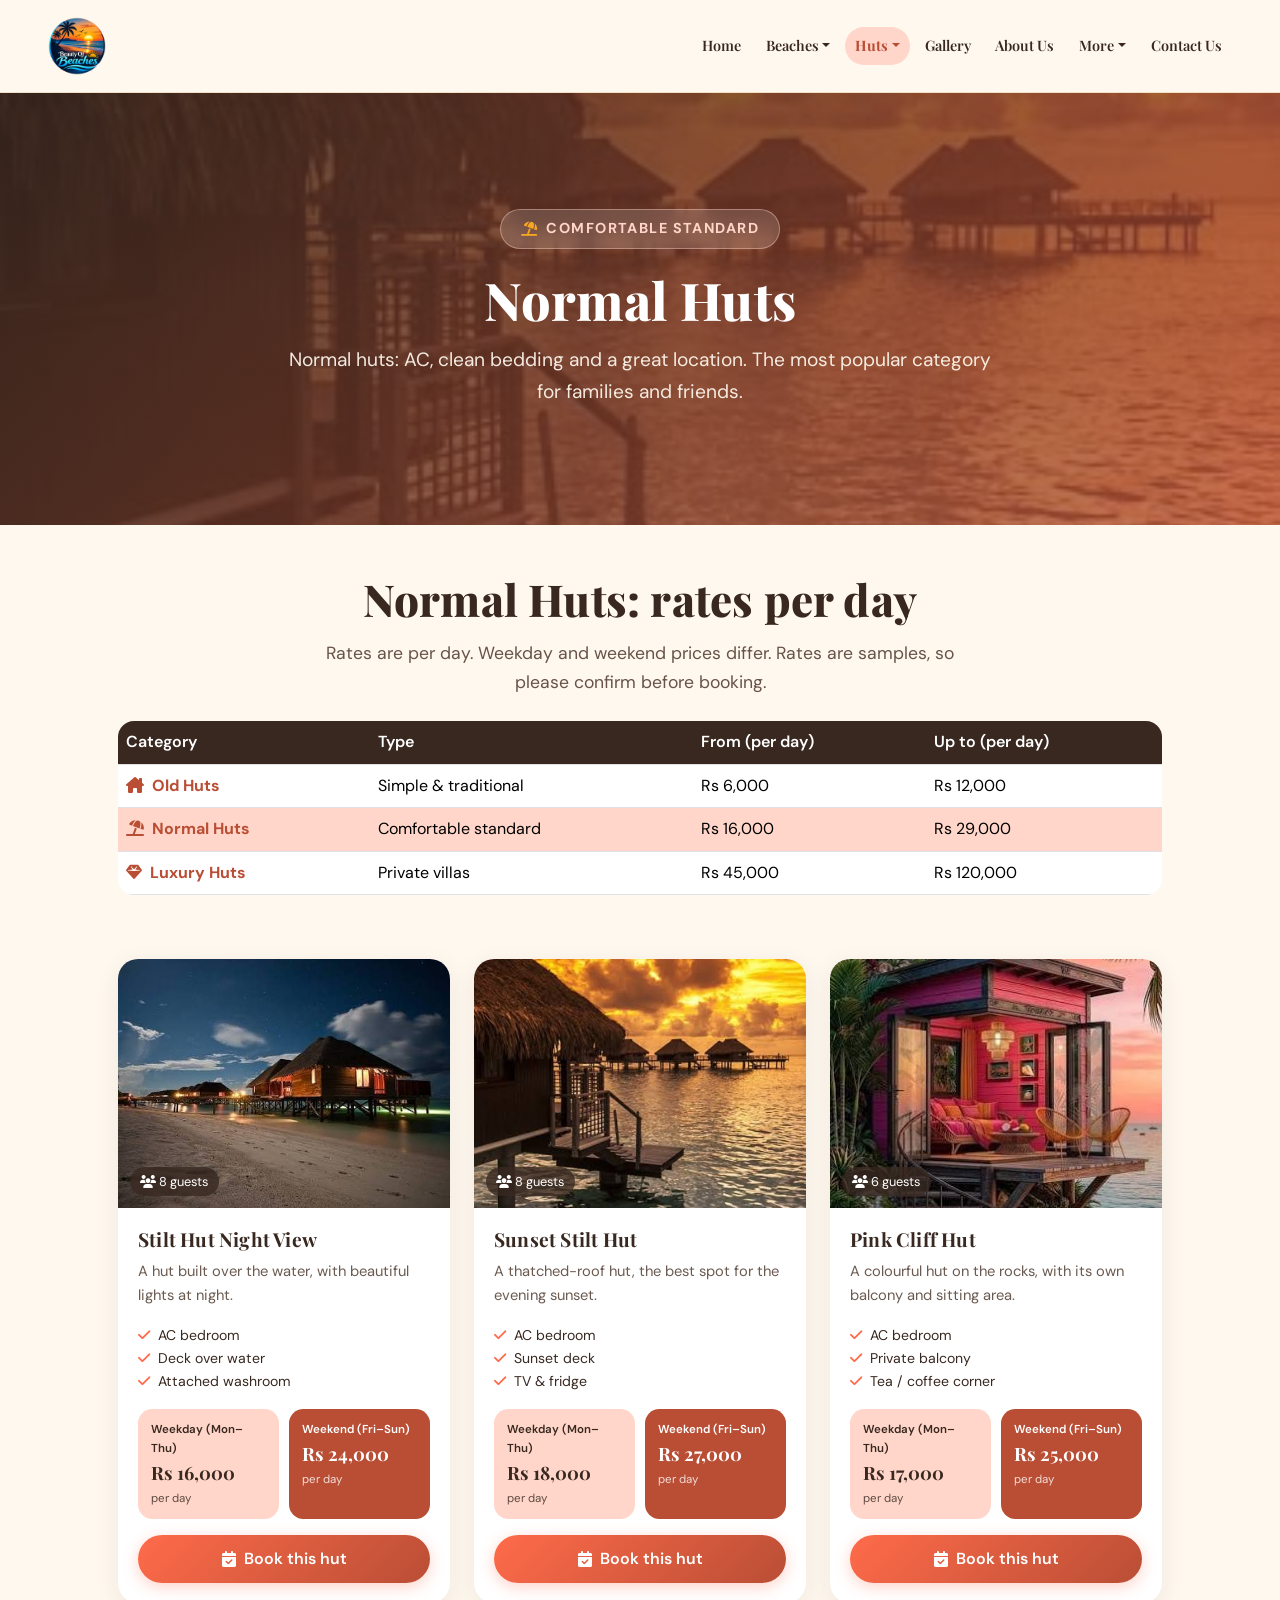
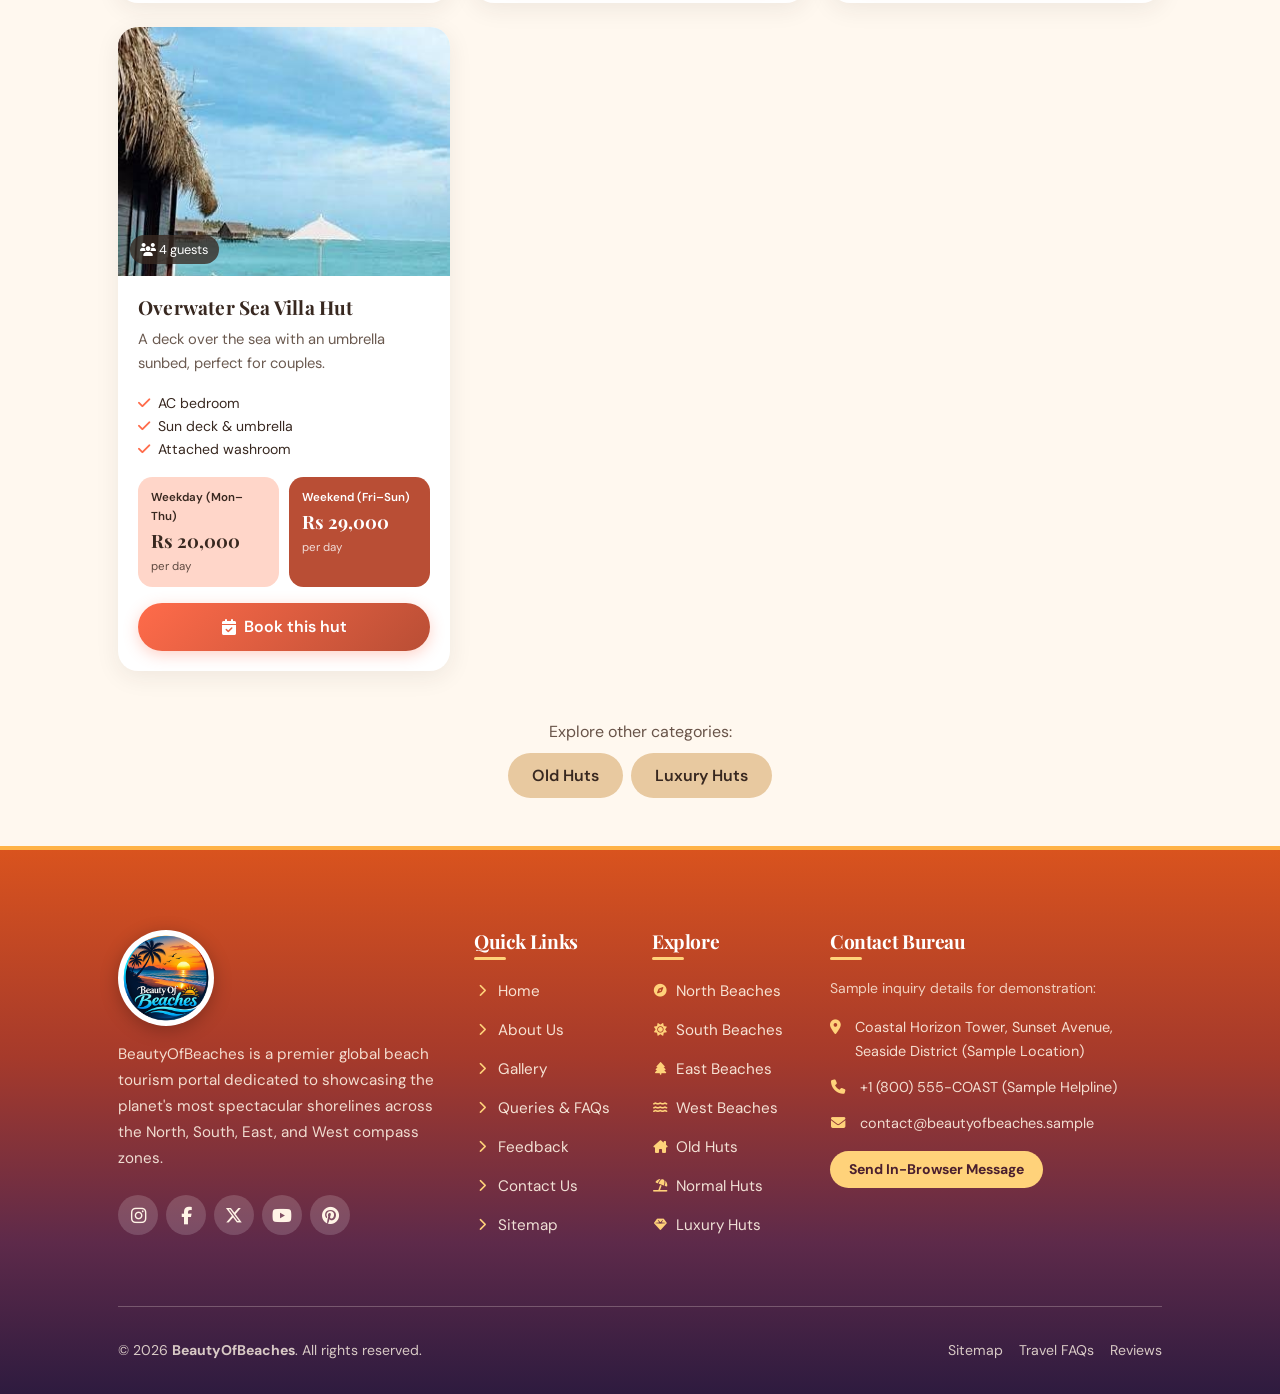
<file: normal-huts.html>
<!DOCTYPE html>
<html lang="en">
<head>
  <meta charset="UTF-8" />
  <meta name="viewport" content="width=device-width, initial-scale=1.0" />
  <meta name="theme-color" content="#FF6B4A" />
  <link rel="icon" type="image/png" href="images/favicon.png" />
  <title>Normal Huts — BeautyOfBeaches</title>
  <meta name="description" content="Normal Huts per-day prices, photos and booking at BeautyOfBeaches." />
  <meta property="og:title" content="Normal Huts — BeautyOfBeaches" />
  

  <!-- Google Fonts: Playfair Display & DM Sans -->
  <link rel="preconnect" href="https://fonts.googleapis.com">
  <link rel="preconnect" href="https://fonts.gstatic.com" crossorigin>
  <link href="https://fonts.googleapis.com/css2?family=Playfair+Display:wght@500;600;700;800&family=DM+Sans:wght@300;400;500;600;700&display=swap" rel="stylesheet">

  <!-- Bootstrap 5 CSS CDN -->
  <link rel="stylesheet" href="https://cdn.jsdelivr.net/npm/bootstrap@5.3.3/dist/css/bootstrap.min.css" />

  <!-- Font Awesome 6 CDN -->
  <link rel="stylesheet" href="https://cdnjs.cloudflare.com/ajax/libs/font-awesome/6.5.2/css/all.min.css" />

  <!-- Tropical Sunset Theme Stylesheet -->
  <link rel="stylesheet" href="css/style.css" />
</head>
<body>

  <!-- Sticky Navbar -->
  <nav class="navbar navbar-expand-lg sticky-top bob-navbar">
    <div class="container-fluid px-lg-5">
      <a class="navbar-brand bob-logo" href="index.html" aria-label="Beauty Of Beaches - Home">
        <img src="images/logo.png" alt="Beauty Of Beaches logo" class="bob-logo-img">
      </a>
      <button class="navbar-toggler" type="button" data-bs-toggle="collapse" data-bs-target="#navbarContent" aria-controls="navbarContent" aria-expanded="false" aria-label="Toggle navigation"><i class="fa-solid fa-bars fs-4"></i></button>
      <div class="collapse navbar-collapse" id="navbarContent">
        <ul class="navbar-nav ms-auto mb-2 mb-lg-0 gap-1 align-items-lg-center">
          <li class="nav-item"><a class="nav-link" href="index.html">Home</a></li>
          <li class="nav-item dropdown"><a class="nav-link dropdown-toggle" href="#" id="dd-beaches" role="button" data-bs-toggle="dropdown" aria-expanded="false">Beaches</a><ul class="dropdown-menu bob-dropdown" aria-labelledby="dd-beaches"><li><a class="dropdown-item" href="east-beaches.html">East Beaches</a></li><li><a class="dropdown-item" href="west-beaches.html">West Beaches</a></li><li><a class="dropdown-item" href="north-beaches.html">North Beaches</a></li><li><a class="dropdown-item" href="south-beaches.html">South Beaches</a></li></ul></li>
          <li class="nav-item dropdown"><a class="nav-link dropdown-toggle active" href="#" id="dd-huts" role="button" data-bs-toggle="dropdown" aria-expanded="false">Huts</a><ul class="dropdown-menu bob-dropdown" aria-labelledby="dd-huts"><li><a class="dropdown-item" href="old-huts.html">Old Huts</a></li><li><a class="dropdown-item active" href="normal-huts.html">Normal Huts</a></li><li><a class="dropdown-item" href="luxury-huts.html">Luxury Huts</a></li></ul></li>
          <li class="nav-item"><a class="nav-link" href="gallery.html">Gallery</a></li>
          <li class="nav-item"><a class="nav-link" href="about.html">About Us</a></li>
          <li class="nav-item dropdown"><a class="nav-link dropdown-toggle" href="#" id="dd-more" role="button" data-bs-toggle="dropdown" aria-expanded="false">More</a><ul class="dropdown-menu bob-dropdown" aria-labelledby="dd-more"><li><a class="dropdown-item" href="queries.html">Queries</a></li><li><a class="dropdown-item" href="feedback.html">Feedback</a></li><li><a class="dropdown-item" href="sitemap.html">Sitemap</a></li></ul></li>
          <li class="nav-item"><a class="nav-link" href="contact.html">Contact Us</a></li>
        </ul>
      </div>
    </div>
  </nav>

  <!-- Hero Banner -->
  <header class="page-hero" style="background-image: url('images/huts/normal-sunset-stilt.jpg');">
    <div class="hero-overlay"></div>
    <div class="container hero-content px-lg-5 text-center"><div class="row justify-content-center"><div class="col-lg-9">
      <div class="hero-badge"><i class="fa-solid fa-umbrella-beach text-gold"></i> Comfortable standard</div>
      <h1 class="page-hero-title">Normal Huts</h1>
      <p class="hero-lead mx-auto mb-0">Normal huts: AC, clean bedding and a great location. The most popular category for families and friends.</p>
    </div></div></div>
  </header>
  <main class="py-5 bg-warm-cream"><div class="container px-lg-5">
    <div class="section-header text-center mb-4"><h2 class="section-title">Normal Huts: rates per day</h2>
      <p class="section-desc mx-auto">Rates are per day. Weekday and weekend prices differ. Rates are samples, so please confirm before booking.</p></div>
    <div class="table-responsive mb-5"><table class="table hut-table align-middle">
      <thead><tr><th>Category</th><th>Type</th><th>From (per day)</th><th>Up to (per day)</th></tr></thead><tbody><tr class=""><td><a href="old-huts.html"><i class="fa-solid fa-house-chimney me-2"></i>Old Huts</a></td><td>Simple & traditional</td><td>Rs 6,000</td><td>Rs 12,000</td></tr><tr class="table-active-row"><td><a href="normal-huts.html"><i class="fa-solid fa-umbrella-beach me-2"></i>Normal Huts</a></td><td>Comfortable standard</td><td>Rs 16,000</td><td>Rs 29,000</td></tr><tr class=""><td><a href="luxury-huts.html"><i class="fa-solid fa-gem me-2"></i>Luxury Huts</a></td><td>Private villas</td><td>Rs 45,000</td><td>Rs 120,000</td></tr></tbody></table></div>
    <div class="row g-4"><div class="col-md-6 col-xl-4"><article class="hut-card h-100">
  <div class="hut-img"><img src="images/huts/normal-night-stilt.jpg" alt="Stilt Hut Night View" loading="lazy"><span class="hut-cap"><i class="fa-solid fa-users"></i> 8 guests</span></div>
  <div class="hut-body"><h3>Stilt Hut Night View</h3><p>A hut built over the water, with beautiful lights at night.</p><ul class="hut-feat"><li><i class="fa-solid fa-check"></i>AC bedroom</li><li><i class="fa-solid fa-check"></i>Deck over water</li><li><i class="fa-solid fa-check"></i>Attached washroom</li></ul>
  <div class="price-row"><div class="price-box"><span>Weekday (Mon–Thu)</span><strong>Rs 16,000</strong><small>per day</small></div>
  <div class="price-box alt"><span>Weekend (Fri–Sun)</span><strong>Rs 24,000</strong><small>per day</small></div></div>
  <a href="contact.html" class="btn btn-coral-primary w-100 mt-3"><i class="fa-solid fa-calendar-check me-2"></i>Book this hut</a></div></article></div><div class="col-md-6 col-xl-4"><article class="hut-card h-100">
  <div class="hut-img"><img src="images/huts/normal-sunset-stilt.jpg" alt="Sunset Stilt Hut" loading="lazy"><span class="hut-cap"><i class="fa-solid fa-users"></i> 8 guests</span></div>
  <div class="hut-body"><h3>Sunset Stilt Hut</h3><p>A thatched-roof hut, the best spot for the evening sunset.</p><ul class="hut-feat"><li><i class="fa-solid fa-check"></i>AC bedroom</li><li><i class="fa-solid fa-check"></i>Sunset deck</li><li><i class="fa-solid fa-check"></i>TV & fridge</li></ul>
  <div class="price-row"><div class="price-box"><span>Weekday (Mon–Thu)</span><strong>Rs 18,000</strong><small>per day</small></div>
  <div class="price-box alt"><span>Weekend (Fri–Sun)</span><strong>Rs 27,000</strong><small>per day</small></div></div>
  <a href="contact.html" class="btn btn-coral-primary w-100 mt-3"><i class="fa-solid fa-calendar-check me-2"></i>Book this hut</a></div></article></div><div class="col-md-6 col-xl-4"><article class="hut-card h-100">
  <div class="hut-img"><img src="images/huts/normal-pink-hut.jpg" alt="Pink Cliff Hut" loading="lazy"><span class="hut-cap"><i class="fa-solid fa-users"></i> 6 guests</span></div>
  <div class="hut-body"><h3>Pink Cliff Hut</h3><p>A colourful hut on the rocks, with its own balcony and sitting area.</p><ul class="hut-feat"><li><i class="fa-solid fa-check"></i>AC bedroom</li><li><i class="fa-solid fa-check"></i>Private balcony</li><li><i class="fa-solid fa-check"></i>Tea / coffee corner</li></ul>
  <div class="price-row"><div class="price-box"><span>Weekday (Mon–Thu)</span><strong>Rs 17,000</strong><small>per day</small></div>
  <div class="price-box alt"><span>Weekend (Fri–Sun)</span><strong>Rs 25,000</strong><small>per day</small></div></div>
  <a href="contact.html" class="btn btn-coral-primary w-100 mt-3"><i class="fa-solid fa-calendar-check me-2"></i>Book this hut</a></div></article></div><div class="col-md-6 col-xl-4"><article class="hut-card h-100">
  <div class="hut-img"><img src="images/huts/normal-overwater.jpg" alt="Overwater Sea Villa Hut" loading="lazy"><span class="hut-cap"><i class="fa-solid fa-users"></i> 4 guests</span></div>
  <div class="hut-body"><h3>Overwater Sea Villa Hut</h3><p>A deck over the sea with an umbrella sunbed, perfect for couples.</p><ul class="hut-feat"><li><i class="fa-solid fa-check"></i>AC bedroom</li><li><i class="fa-solid fa-check"></i>Sun deck & umbrella</li><li><i class="fa-solid fa-check"></i>Attached washroom</li></ul>
  <div class="price-row"><div class="price-box"><span>Weekday (Mon–Thu)</span><strong>Rs 20,000</strong><small>per day</small></div>
  <div class="price-box alt"><span>Weekend (Fri–Sun)</span><strong>Rs 29,000</strong><small>per day</small></div></div>
  <a href="contact.html" class="btn btn-coral-primary w-100 mt-3"><i class="fa-solid fa-calendar-check me-2"></i>Book this hut</a></div></article></div></div>
    <div class="text-center mt-5"><p class="text-cocoa-muted mb-2">Explore other categories:</p>
      <div class="d-flex flex-wrap justify-content-center gap-2"><a href="old-huts.html" class="btn btn-sand">Old Huts</a><a href="luxury-huts.html" class="btn btn-sand">Luxury Huts</a></div></div>
  </div></main>
  <!-- Back To Top Button -->
  <button id="back-to-top-btn" class="back-to-top-btn" title="Back to top" aria-label="Back to top">
    <i class="fa-solid fa-arrow-up"></i>
  </button>

  <!-- Consistent Footer -->
  <footer class="bob-footer">
    <div class="container px-lg-5">
      <div class="row g-4">
        <!-- Brand Summary -->
        <div class="col-lg-4 mb-4 mb-lg-0">
          <a class="bob-logo mb-3 d-inline-flex" href="index.html" aria-label="Beauty Of Beaches - Home">
            <img src="images/logo.png" alt="Beauty Of Beaches logo" class="bob-logo-img footer-logo">
          </a>
          <p class="bob-footer-desc">
            BeautyOfBeaches is a premier global beach tourism portal dedicated to showcasing the planet's most spectacular shorelines across the North, South, East, and West compass zones.
          </p>
          <div class="d-flex gap-2">
            <a href="https://instagram.com" target="_blank" rel="noopener noreferrer" class="footer-social-btn" aria-label="Instagram"><i class="fa-brands fa-instagram"></i></a>
            <a href="https://facebook.com" target="_blank" rel="noopener noreferrer" class="footer-social-btn" aria-label="Facebook"><i class="fa-brands fa-facebook-f"></i></a>
            <a href="https://twitter.com" target="_blank" rel="noopener noreferrer" class="footer-social-btn" aria-label="X Twitter"><i class="fa-brands fa-x-twitter"></i></a>
            <a href="https://youtube.com" target="_blank" rel="noopener noreferrer" class="footer-social-btn" aria-label="YouTube"><i class="fa-brands fa-youtube"></i></a>
            <a href="https://pinterest.com" target="_blank" rel="noopener noreferrer" class="footer-social-btn" aria-label="Pinterest"><i class="fa-brands fa-pinterest"></i></a>
          </div>
        </div>

        <!-- Quick Links -->
        <div class="col-6 col-md-3 col-lg-2">
          <h5>Quick Links</h5>
          <ul class="bob-footer-links">
            <li><a href="index.html"><i class="fa-solid fa-chevron-right"></i> Home</a></li>
            <li><a href="about.html"><i class="fa-solid fa-chevron-right"></i> About Us</a></li>
            <li><a href="gallery.html"><i class="fa-solid fa-chevron-right"></i> Gallery</a></li>
            <li><a href="queries.html"><i class="fa-solid fa-chevron-right"></i> Queries &amp; FAQs</a></li>
            <li><a href="feedback.html"><i class="fa-solid fa-chevron-right"></i> Feedback</a></li>
            <li><a href="contact.html"><i class="fa-solid fa-chevron-right"></i> Contact Us</a></li>
            <li><a href="sitemap.html"><i class="fa-solid fa-chevron-right"></i> Sitemap</a></li>
          </ul>
        </div>

        <!-- Beach Zones & Huts -->
        <div class="col-6 col-md-3 col-lg-2">
          <h5>Explore</h5>
          <ul class="bob-footer-links">
            <li><a href="north-beaches.html"><i class="fa-solid fa-compass"></i> North Beaches</a></li>
            <li><a href="south-beaches.html"><i class="fa-solid fa-sun"></i> South Beaches</a></li>
            <li><a href="east-beaches.html"><i class="fa-solid fa-tree"></i> East Beaches</a></li>
            <li><a href="west-beaches.html"><i class="fa-solid fa-water"></i> West Beaches</a></li>
            <li><a href="old-huts.html"><i class="fa-solid fa-house-chimney"></i> Old Huts</a></li>
            <li><a href="normal-huts.html"><i class="fa-solid fa-umbrella-beach"></i> Normal Huts</a></li>
            <li><a href="luxury-huts.html"><i class="fa-solid fa-gem"></i> Luxury Huts</a></li>
          </ul>
        </div>

        <!-- Contact Information (sample details) -->
        <div class="col-lg-4">
          <h5>Contact Bureau</h5>
          <p class="small mb-3 footer-note">Sample inquiry details for demonstration:</p>
          <div class="footer-contact-row"><i class="fa-solid fa-location-dot"></i><div>Coastal Horizon Tower, Sunset Avenue, Seaside District (Sample Location)</div></div>
          <div class="footer-contact-row"><i class="fa-solid fa-phone"></i><div>+1 (800) 555-COAST (Sample Helpline)</div></div>
          <div class="footer-contact-row mb-3"><i class="fa-solid fa-envelope"></i><div>contact@beautyofbeaches.sample</div></div>
          <a href="contact.html" class="btn btn-sm footer-btn">Send In-Browser Message</a>
        </div>
      </div>

      <!-- Footer Bottom -->
      <div class="footer-bottom d-flex flex-column flex-md-row justify-content-between align-items-center gap-3">
        <div>&copy; 2026 <strong>BeautyOfBeaches</strong>. All rights reserved.</div>
        <div class="d-flex flex-wrap gap-3 align-items-center footer-bottom-links">
          <a href="sitemap.html">Sitemap</a>
          <a href="queries.html">Travel FAQs</a>
          <a href="feedback.html">Reviews</a>
        </div>
      </div>
    </div>
  </footer>

  <!-- Scripts -->
  <script src="https://code.jquery.com/jquery-3.7.1.min.js"></script>
  <script src="https://cdn.jsdelivr.net/npm/bootstrap@5.3.3/dist/js/bootstrap.bundle.min.js"></script>
  <script src="js/script.js"></script>
  <script src="js/booking.js"></script>
</body>
</html>
</file>
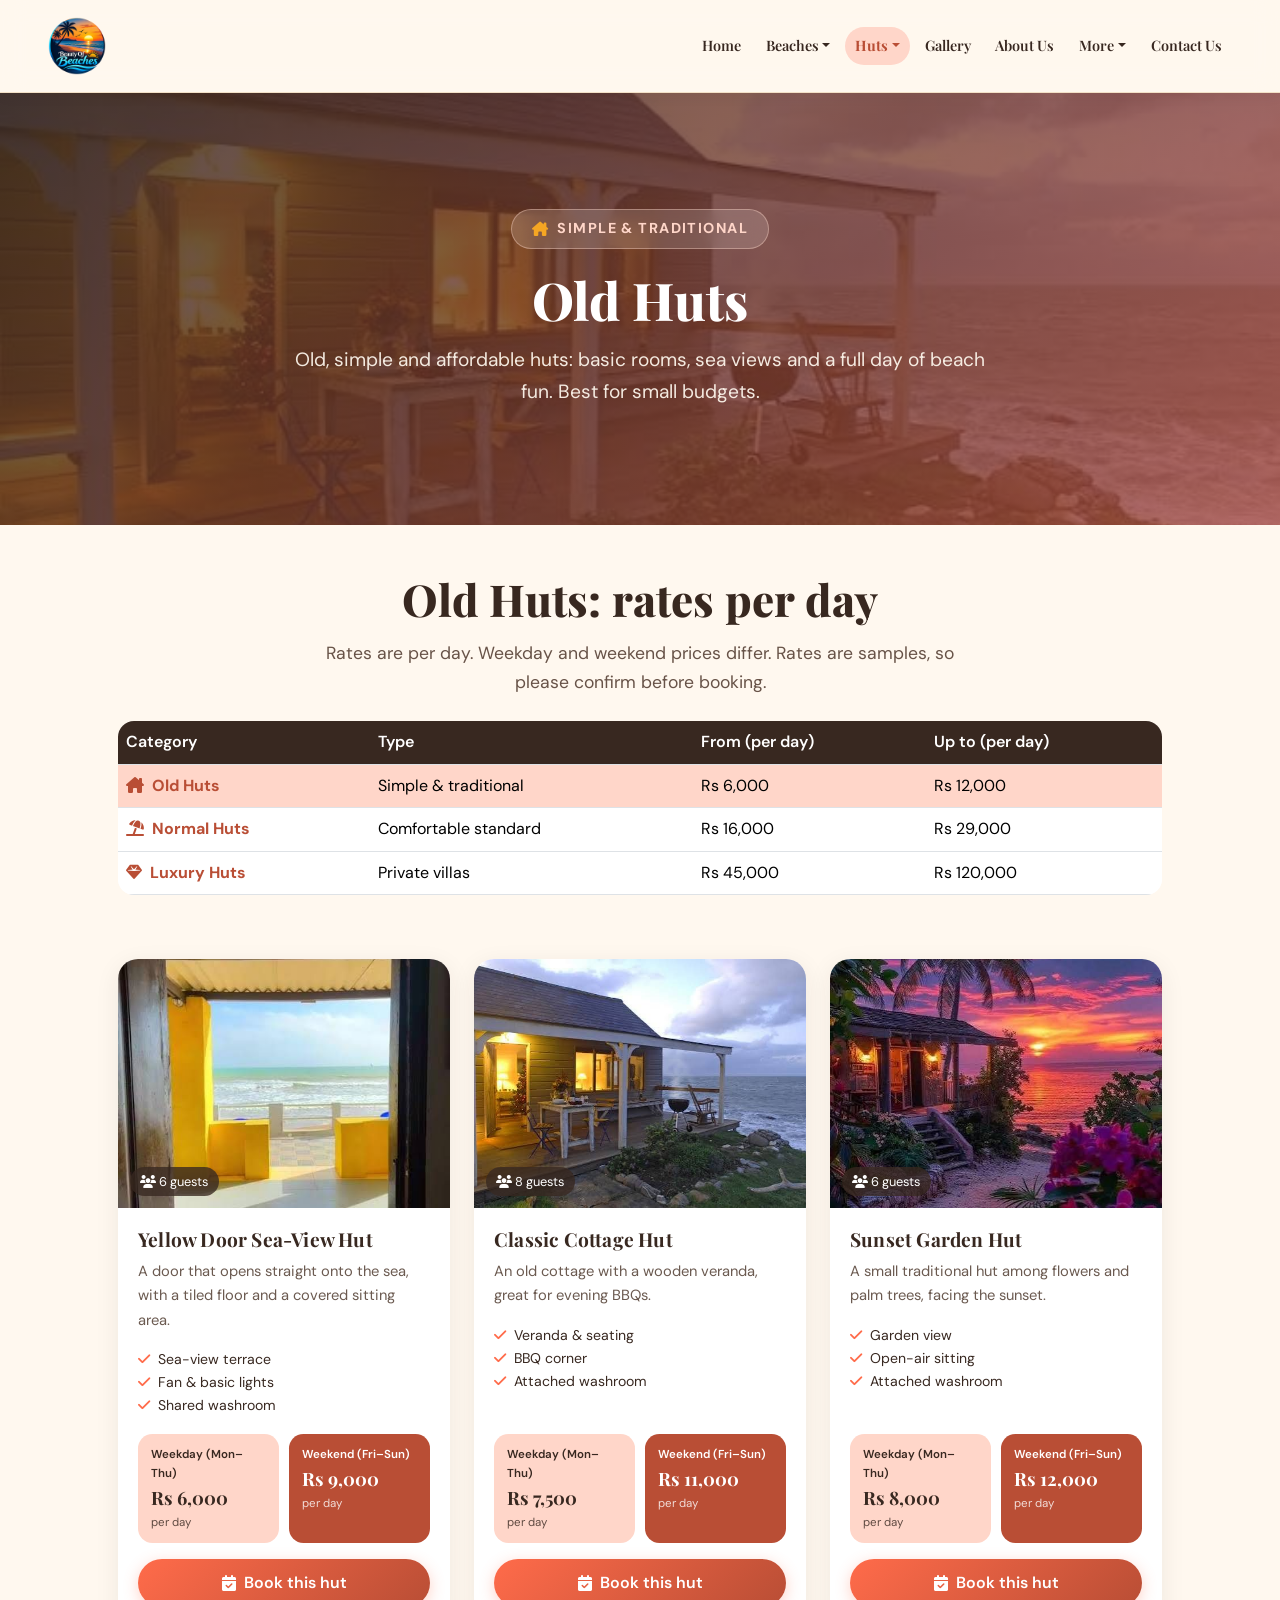
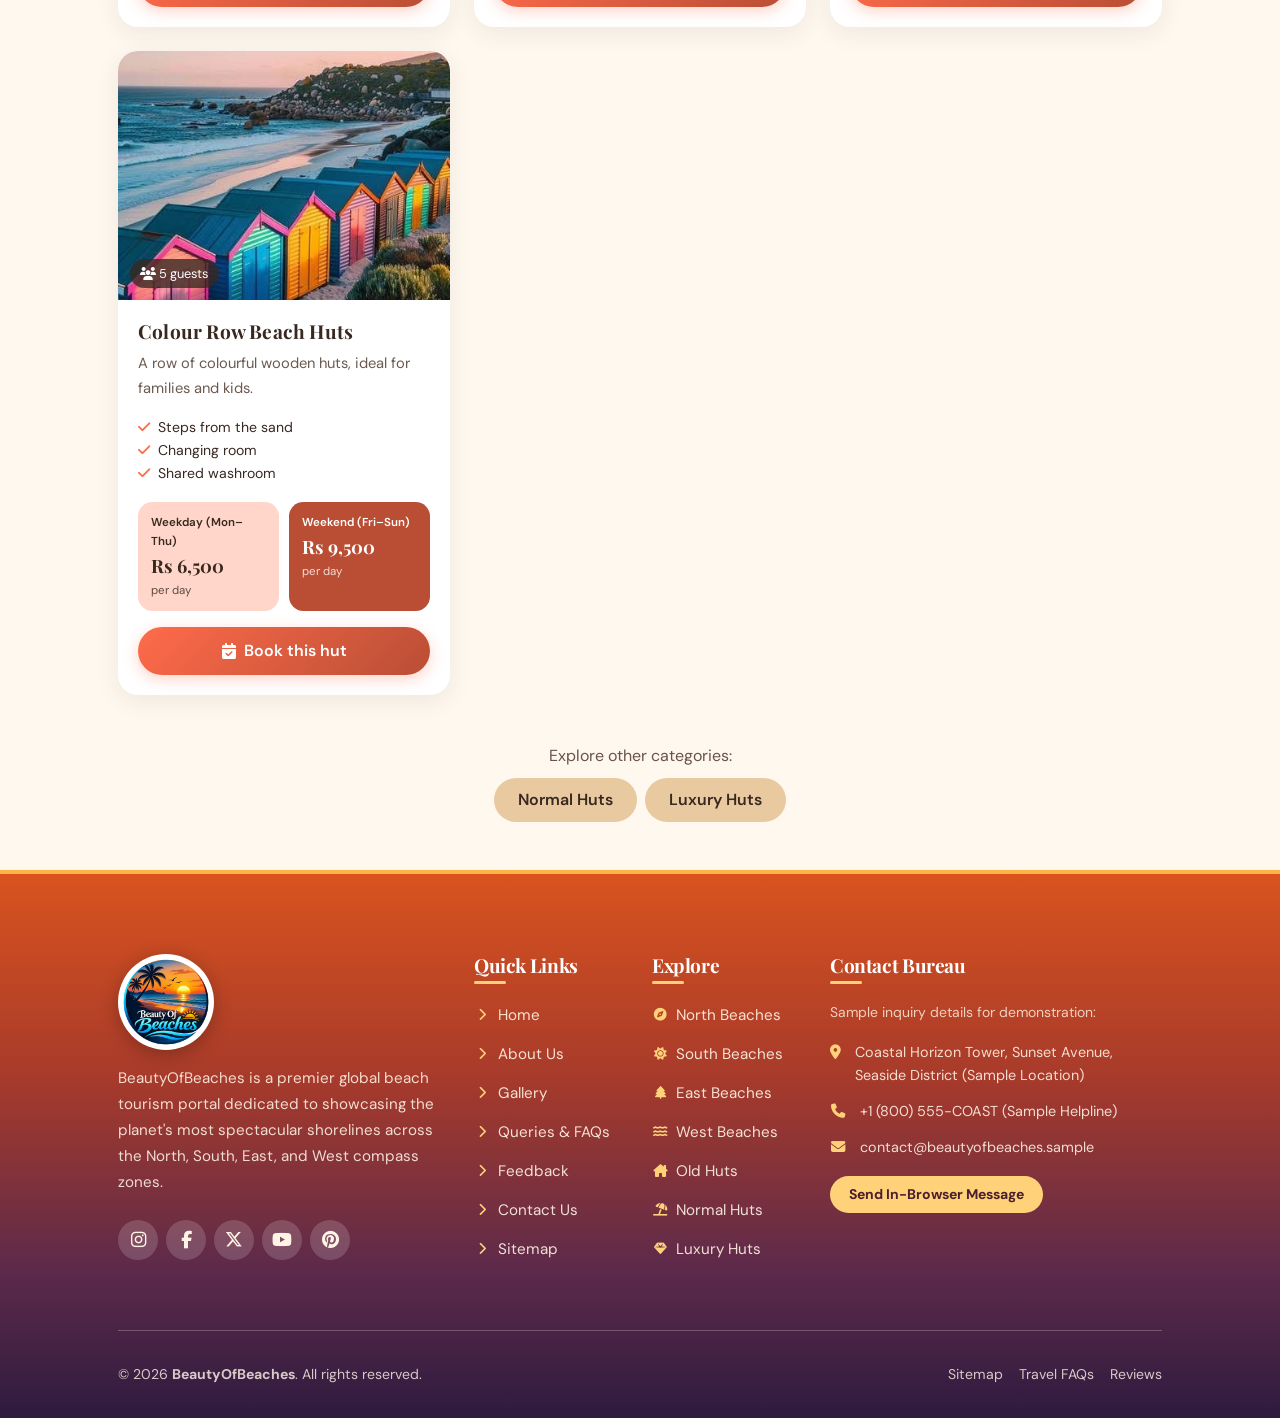
<file: old-huts.html>
<!DOCTYPE html>
<html lang="en">
<head>
  <meta charset="UTF-8" />
  <meta name="viewport" content="width=device-width, initial-scale=1.0" />
  <meta name="theme-color" content="#FF6B4A" />
  <link rel="icon" type="image/png" href="images/favicon.png" />
  <title>Old Huts — BeautyOfBeaches</title>
  <meta name="description" content="Old Huts per-day prices, photos and booking at BeautyOfBeaches." />
  <meta property="og:title" content="Old Huts — BeautyOfBeaches" />
  

  <!-- Google Fonts: Playfair Display & DM Sans -->
  <link rel="preconnect" href="https://fonts.googleapis.com">
  <link rel="preconnect" href="https://fonts.gstatic.com" crossorigin>
  <link href="https://fonts.googleapis.com/css2?family=Playfair+Display:wght@500;600;700;800&family=DM+Sans:wght@300;400;500;600;700&display=swap" rel="stylesheet">

  <!-- Bootstrap 5 CSS CDN -->
  <link rel="stylesheet" href="https://cdn.jsdelivr.net/npm/bootstrap@5.3.3/dist/css/bootstrap.min.css" />

  <!-- Font Awesome 6 CDN -->
  <link rel="stylesheet" href="https://cdnjs.cloudflare.com/ajax/libs/font-awesome/6.5.2/css/all.min.css" />

  <!-- Tropical Sunset Theme Stylesheet -->
  <link rel="stylesheet" href="css/style.css" />
</head>
<body>

  <!-- Sticky Navbar -->
  <nav class="navbar navbar-expand-lg sticky-top bob-navbar">
    <div class="container-fluid px-lg-5">
      <a class="navbar-brand bob-logo" href="index.html" aria-label="Beauty Of Beaches - Home">
        <img src="images/logo.png" alt="Beauty Of Beaches logo" class="bob-logo-img">
      </a>
      <button class="navbar-toggler" type="button" data-bs-toggle="collapse" data-bs-target="#navbarContent" aria-controls="navbarContent" aria-expanded="false" aria-label="Toggle navigation"><i class="fa-solid fa-bars fs-4"></i></button>
      <div class="collapse navbar-collapse" id="navbarContent">
        <ul class="navbar-nav ms-auto mb-2 mb-lg-0 gap-1 align-items-lg-center">
          <li class="nav-item"><a class="nav-link" href="index.html">Home</a></li>
          <li class="nav-item dropdown"><a class="nav-link dropdown-toggle" href="#" id="dd-beaches" role="button" data-bs-toggle="dropdown" aria-expanded="false">Beaches</a><ul class="dropdown-menu bob-dropdown" aria-labelledby="dd-beaches"><li><a class="dropdown-item" href="east-beaches.html">East Beaches</a></li><li><a class="dropdown-item" href="west-beaches.html">West Beaches</a></li><li><a class="dropdown-item" href="north-beaches.html">North Beaches</a></li><li><a class="dropdown-item" href="south-beaches.html">South Beaches</a></li></ul></li>
          <li class="nav-item dropdown"><a class="nav-link dropdown-toggle active" href="#" id="dd-huts" role="button" data-bs-toggle="dropdown" aria-expanded="false">Huts</a><ul class="dropdown-menu bob-dropdown" aria-labelledby="dd-huts"><li><a class="dropdown-item active" href="old-huts.html">Old Huts</a></li><li><a class="dropdown-item" href="normal-huts.html">Normal Huts</a></li><li><a class="dropdown-item" href="luxury-huts.html">Luxury Huts</a></li></ul></li>
          <li class="nav-item"><a class="nav-link" href="gallery.html">Gallery</a></li>
          <li class="nav-item"><a class="nav-link" href="about.html">About Us</a></li>
          <li class="nav-item dropdown"><a class="nav-link dropdown-toggle" href="#" id="dd-more" role="button" data-bs-toggle="dropdown" aria-expanded="false">More</a><ul class="dropdown-menu bob-dropdown" aria-labelledby="dd-more"><li><a class="dropdown-item" href="queries.html">Queries</a></li><li><a class="dropdown-item" href="feedback.html">Feedback</a></li><li><a class="dropdown-item" href="sitemap.html">Sitemap</a></li></ul></li>
          <li class="nav-item"><a class="nav-link" href="contact.html">Contact Us</a></li>
        </ul>
      </div>
    </div>
  </nav>

  <!-- Hero Banner -->
  <header class="page-hero" style="background-image: url('images/huts/old-cottage.jpg');">
    <div class="hero-overlay"></div>
    <div class="container hero-content px-lg-5 text-center"><div class="row justify-content-center"><div class="col-lg-9">
      <div class="hero-badge"><i class="fa-solid fa-house-chimney text-gold"></i> Simple & traditional</div>
      <h1 class="page-hero-title">Old Huts</h1>
      <p class="hero-lead mx-auto mb-0">Old, simple and affordable huts: basic rooms, sea views and a full day of beach fun. Best for small budgets.</p>
    </div></div></div>
  </header>
  <main class="py-5 bg-warm-cream"><div class="container px-lg-5">
    <div class="section-header text-center mb-4"><h2 class="section-title">Old Huts: rates per day</h2>
      <p class="section-desc mx-auto">Rates are per day. Weekday and weekend prices differ. Rates are samples, so please confirm before booking.</p></div>
    <div class="table-responsive mb-5"><table class="table hut-table align-middle">
      <thead><tr><th>Category</th><th>Type</th><th>From (per day)</th><th>Up to (per day)</th></tr></thead><tbody><tr class="table-active-row"><td><a href="old-huts.html"><i class="fa-solid fa-house-chimney me-2"></i>Old Huts</a></td><td>Simple & traditional</td><td>Rs 6,000</td><td>Rs 12,000</td></tr><tr class=""><td><a href="normal-huts.html"><i class="fa-solid fa-umbrella-beach me-2"></i>Normal Huts</a></td><td>Comfortable standard</td><td>Rs 16,000</td><td>Rs 29,000</td></tr><tr class=""><td><a href="luxury-huts.html"><i class="fa-solid fa-gem me-2"></i>Luxury Huts</a></td><td>Private villas</td><td>Rs 45,000</td><td>Rs 120,000</td></tr></tbody></table></div>
    <div class="row g-4"><div class="col-md-6 col-xl-4"><article class="hut-card h-100">
  <div class="hut-img"><img src="images/huts/old-yellow-door.jpg" alt="Yellow Door Sea-View Hut" loading="lazy"><span class="hut-cap"><i class="fa-solid fa-users"></i> 6 guests</span></div>
  <div class="hut-body"><h3>Yellow Door Sea-View Hut</h3><p>A door that opens straight onto the sea, with a tiled floor and a covered sitting area.</p><ul class="hut-feat"><li><i class="fa-solid fa-check"></i>Sea-view terrace</li><li><i class="fa-solid fa-check"></i>Fan & basic lights</li><li><i class="fa-solid fa-check"></i>Shared washroom</li></ul>
  <div class="price-row"><div class="price-box"><span>Weekday (Mon–Thu)</span><strong>Rs 6,000</strong><small>per day</small></div>
  <div class="price-box alt"><span>Weekend (Fri–Sun)</span><strong>Rs 9,000</strong><small>per day</small></div></div>
  <a href="contact.html" class="btn btn-coral-primary w-100 mt-3"><i class="fa-solid fa-calendar-check me-2"></i>Book this hut</a></div></article></div><div class="col-md-6 col-xl-4"><article class="hut-card h-100">
  <div class="hut-img"><img src="images/huts/old-cottage.jpg" alt="Classic Cottage Hut" loading="lazy"><span class="hut-cap"><i class="fa-solid fa-users"></i> 8 guests</span></div>
  <div class="hut-body"><h3>Classic Cottage Hut</h3><p>An old cottage with a wooden veranda, great for evening BBQs.</p><ul class="hut-feat"><li><i class="fa-solid fa-check"></i>Veranda & seating</li><li><i class="fa-solid fa-check"></i>BBQ corner</li><li><i class="fa-solid fa-check"></i>Attached washroom</li></ul>
  <div class="price-row"><div class="price-box"><span>Weekday (Mon–Thu)</span><strong>Rs 7,500</strong><small>per day</small></div>
  <div class="price-box alt"><span>Weekend (Fri–Sun)</span><strong>Rs 11,000</strong><small>per day</small></div></div>
  <a href="contact.html" class="btn btn-coral-primary w-100 mt-3"><i class="fa-solid fa-calendar-check me-2"></i>Book this hut</a></div></article></div><div class="col-md-6 col-xl-4"><article class="hut-card h-100">
  <div class="hut-img"><img src="images/huts/old-sunset-cottage.jpg" alt="Sunset Garden Hut" loading="lazy"><span class="hut-cap"><i class="fa-solid fa-users"></i> 6 guests</span></div>
  <div class="hut-body"><h3>Sunset Garden Hut</h3><p>A small traditional hut among flowers and palm trees, facing the sunset.</p><ul class="hut-feat"><li><i class="fa-solid fa-check"></i>Garden view</li><li><i class="fa-solid fa-check"></i>Open-air sitting</li><li><i class="fa-solid fa-check"></i>Attached washroom</li></ul>
  <div class="price-row"><div class="price-box"><span>Weekday (Mon–Thu)</span><strong>Rs 8,000</strong><small>per day</small></div>
  <div class="price-box alt"><span>Weekend (Fri–Sun)</span><strong>Rs 12,000</strong><small>per day</small></div></div>
  <a href="contact.html" class="btn btn-coral-primary w-100 mt-3"><i class="fa-solid fa-calendar-check me-2"></i>Book this hut</a></div></article></div><div class="col-md-6 col-xl-4"><article class="hut-card h-100">
  <div class="hut-img"><img src="images/huts/old-colour-huts.jpg" alt="Colour Row Beach Huts" loading="lazy"><span class="hut-cap"><i class="fa-solid fa-users"></i> 5 guests</span></div>
  <div class="hut-body"><h3>Colour Row Beach Huts</h3><p>A row of colourful wooden huts, ideal for families and kids.</p><ul class="hut-feat"><li><i class="fa-solid fa-check"></i>Steps from the sand</li><li><i class="fa-solid fa-check"></i>Changing room</li><li><i class="fa-solid fa-check"></i>Shared washroom</li></ul>
  <div class="price-row"><div class="price-box"><span>Weekday (Mon–Thu)</span><strong>Rs 6,500</strong><small>per day</small></div>
  <div class="price-box alt"><span>Weekend (Fri–Sun)</span><strong>Rs 9,500</strong><small>per day</small></div></div>
  <a href="contact.html" class="btn btn-coral-primary w-100 mt-3"><i class="fa-solid fa-calendar-check me-2"></i>Book this hut</a></div></article></div></div>
    <div class="text-center mt-5"><p class="text-cocoa-muted mb-2">Explore other categories:</p>
      <div class="d-flex flex-wrap justify-content-center gap-2"><a href="normal-huts.html" class="btn btn-sand">Normal Huts</a><a href="luxury-huts.html" class="btn btn-sand">Luxury Huts</a></div></div>
  </div></main>
  <!-- Back To Top Button -->
  <button id="back-to-top-btn" class="back-to-top-btn" title="Back to top" aria-label="Back to top">
    <i class="fa-solid fa-arrow-up"></i>
  </button>

  <!-- Consistent Footer -->
  <footer class="bob-footer">
    <div class="container px-lg-5">
      <div class="row g-4">
        <!-- Brand Summary -->
        <div class="col-lg-4 mb-4 mb-lg-0">
          <a class="bob-logo mb-3 d-inline-flex" href="index.html" aria-label="Beauty Of Beaches - Home">
            <img src="images/logo.png" alt="Beauty Of Beaches logo" class="bob-logo-img footer-logo">
          </a>
          <p class="bob-footer-desc">
            BeautyOfBeaches is a premier global beach tourism portal dedicated to showcasing the planet's most spectacular shorelines across the North, South, East, and West compass zones.
          </p>
          <div class="d-flex gap-2">
            <a href="https://instagram.com" target="_blank" rel="noopener noreferrer" class="footer-social-btn" aria-label="Instagram"><i class="fa-brands fa-instagram"></i></a>
            <a href="https://facebook.com" target="_blank" rel="noopener noreferrer" class="footer-social-btn" aria-label="Facebook"><i class="fa-brands fa-facebook-f"></i></a>
            <a href="https://twitter.com" target="_blank" rel="noopener noreferrer" class="footer-social-btn" aria-label="X Twitter"><i class="fa-brands fa-x-twitter"></i></a>
            <a href="https://youtube.com" target="_blank" rel="noopener noreferrer" class="footer-social-btn" aria-label="YouTube"><i class="fa-brands fa-youtube"></i></a>
            <a href="https://pinterest.com" target="_blank" rel="noopener noreferrer" class="footer-social-btn" aria-label="Pinterest"><i class="fa-brands fa-pinterest"></i></a>
          </div>
        </div>

        <!-- Quick Links -->
        <div class="col-6 col-md-3 col-lg-2">
          <h5>Quick Links</h5>
          <ul class="bob-footer-links">
            <li><a href="index.html"><i class="fa-solid fa-chevron-right"></i> Home</a></li>
            <li><a href="about.html"><i class="fa-solid fa-chevron-right"></i> About Us</a></li>
            <li><a href="gallery.html"><i class="fa-solid fa-chevron-right"></i> Gallery</a></li>
            <li><a href="queries.html"><i class="fa-solid fa-chevron-right"></i> Queries &amp; FAQs</a></li>
            <li><a href="feedback.html"><i class="fa-solid fa-chevron-right"></i> Feedback</a></li>
            <li><a href="contact.html"><i class="fa-solid fa-chevron-right"></i> Contact Us</a></li>
            <li><a href="sitemap.html"><i class="fa-solid fa-chevron-right"></i> Sitemap</a></li>
          </ul>
        </div>

        <!-- Beach Zones & Huts -->
        <div class="col-6 col-md-3 col-lg-2">
          <h5>Explore</h5>
          <ul class="bob-footer-links">
            <li><a href="north-beaches.html"><i class="fa-solid fa-compass"></i> North Beaches</a></li>
            <li><a href="south-beaches.html"><i class="fa-solid fa-sun"></i> South Beaches</a></li>
            <li><a href="east-beaches.html"><i class="fa-solid fa-tree"></i> East Beaches</a></li>
            <li><a href="west-beaches.html"><i class="fa-solid fa-water"></i> West Beaches</a></li>
            <li><a href="old-huts.html"><i class="fa-solid fa-house-chimney"></i> Old Huts</a></li>
            <li><a href="normal-huts.html"><i class="fa-solid fa-umbrella-beach"></i> Normal Huts</a></li>
            <li><a href="luxury-huts.html"><i class="fa-solid fa-gem"></i> Luxury Huts</a></li>
          </ul>
        </div>

        <!-- Contact Information (sample details) -->
        <div class="col-lg-4">
          <h5>Contact Bureau</h5>
          <p class="small mb-3 footer-note">Sample inquiry details for demonstration:</p>
          <div class="footer-contact-row"><i class="fa-solid fa-location-dot"></i><div>Coastal Horizon Tower, Sunset Avenue, Seaside District (Sample Location)</div></div>
          <div class="footer-contact-row"><i class="fa-solid fa-phone"></i><div>+1 (800) 555-COAST (Sample Helpline)</div></div>
          <div class="footer-contact-row mb-3"><i class="fa-solid fa-envelope"></i><div>contact@beautyofbeaches.sample</div></div>
          <a href="contact.html" class="btn btn-sm footer-btn">Send In-Browser Message</a>
        </div>
      </div>

      <!-- Footer Bottom -->
      <div class="footer-bottom d-flex flex-column flex-md-row justify-content-between align-items-center gap-3">
        <div>&copy; 2026 <strong>BeautyOfBeaches</strong>. All rights reserved.</div>
        <div class="d-flex flex-wrap gap-3 align-items-center footer-bottom-links">
          <a href="sitemap.html">Sitemap</a>
          <a href="queries.html">Travel FAQs</a>
          <a href="feedback.html">Reviews</a>
        </div>
      </div>
    </div>
  </footer>

  <!-- Scripts -->
  <script src="https://code.jquery.com/jquery-3.7.1.min.js"></script>
  <script src="https://cdn.jsdelivr.net/npm/bootstrap@5.3.3/dist/js/bootstrap.bundle.min.js"></script>
  <script src="js/script.js"></script>
  <script src="js/booking.js"></script>
</body>
</html>
</file>
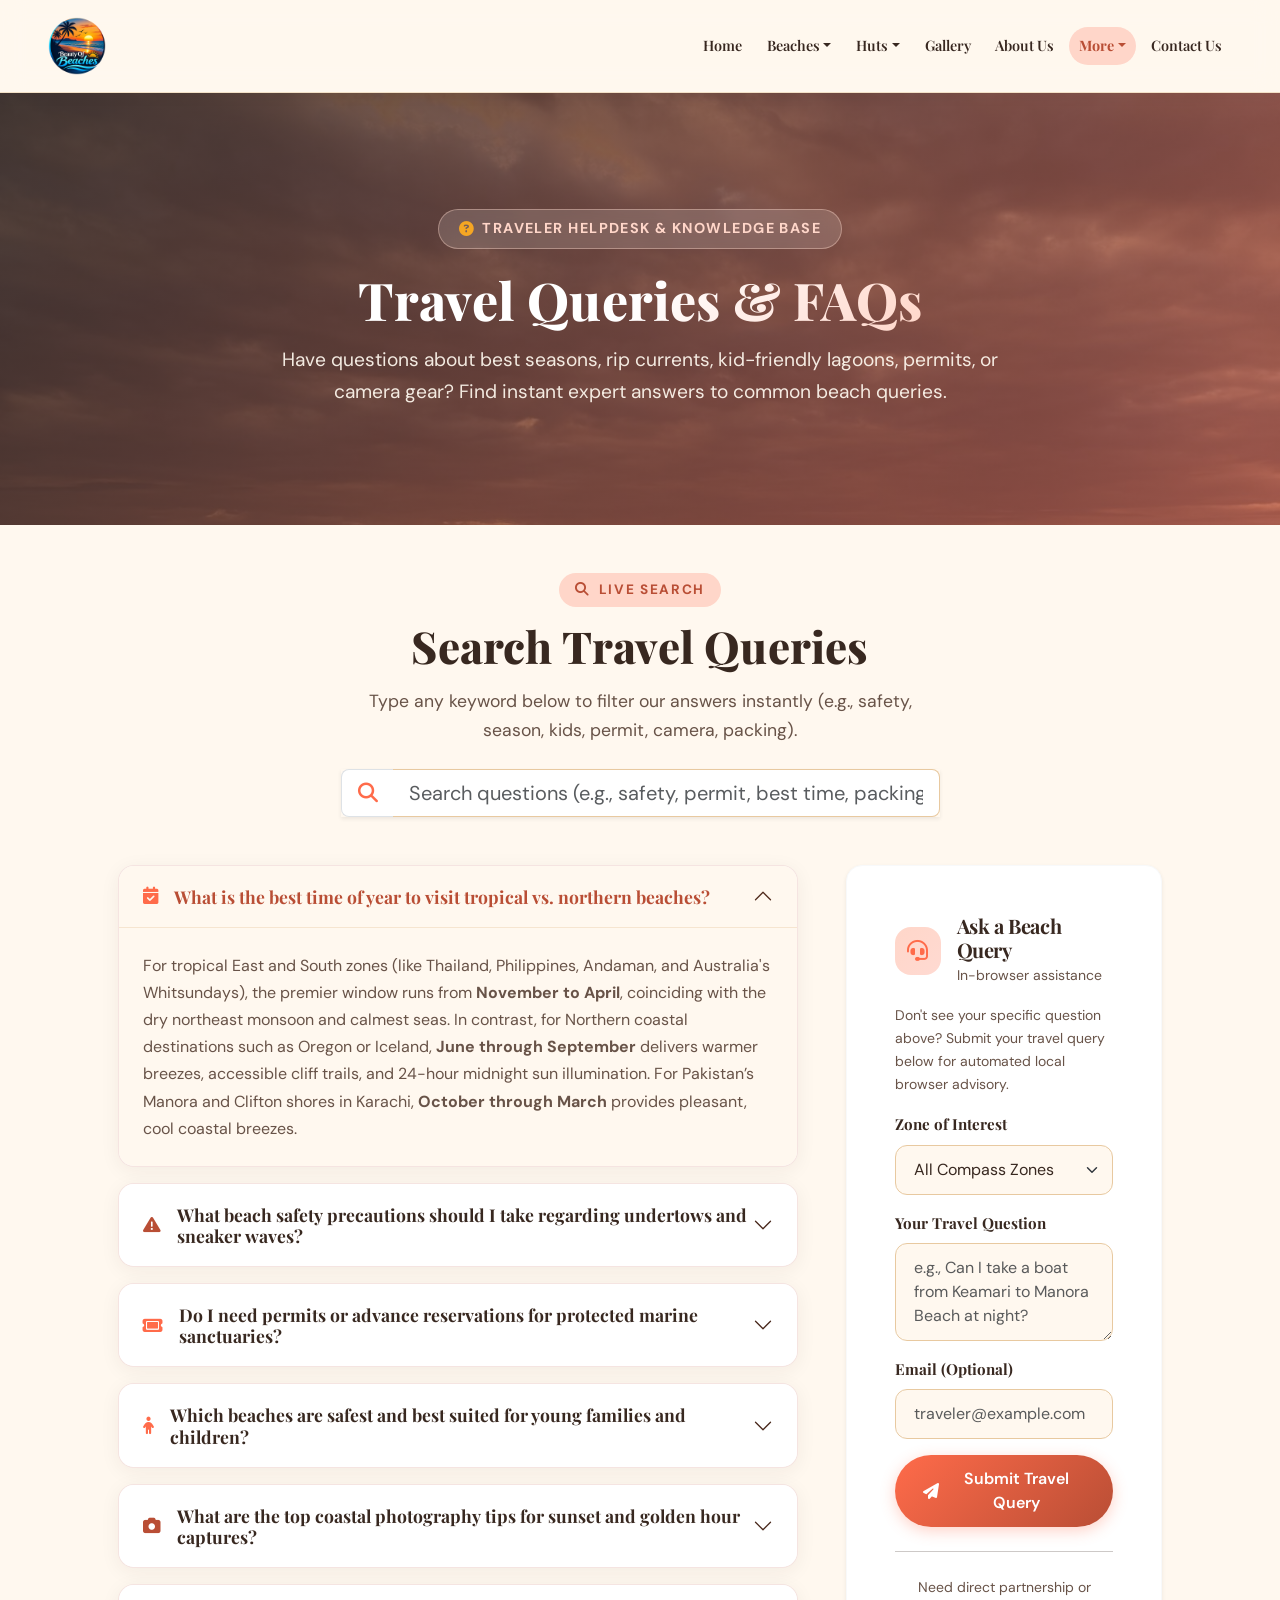
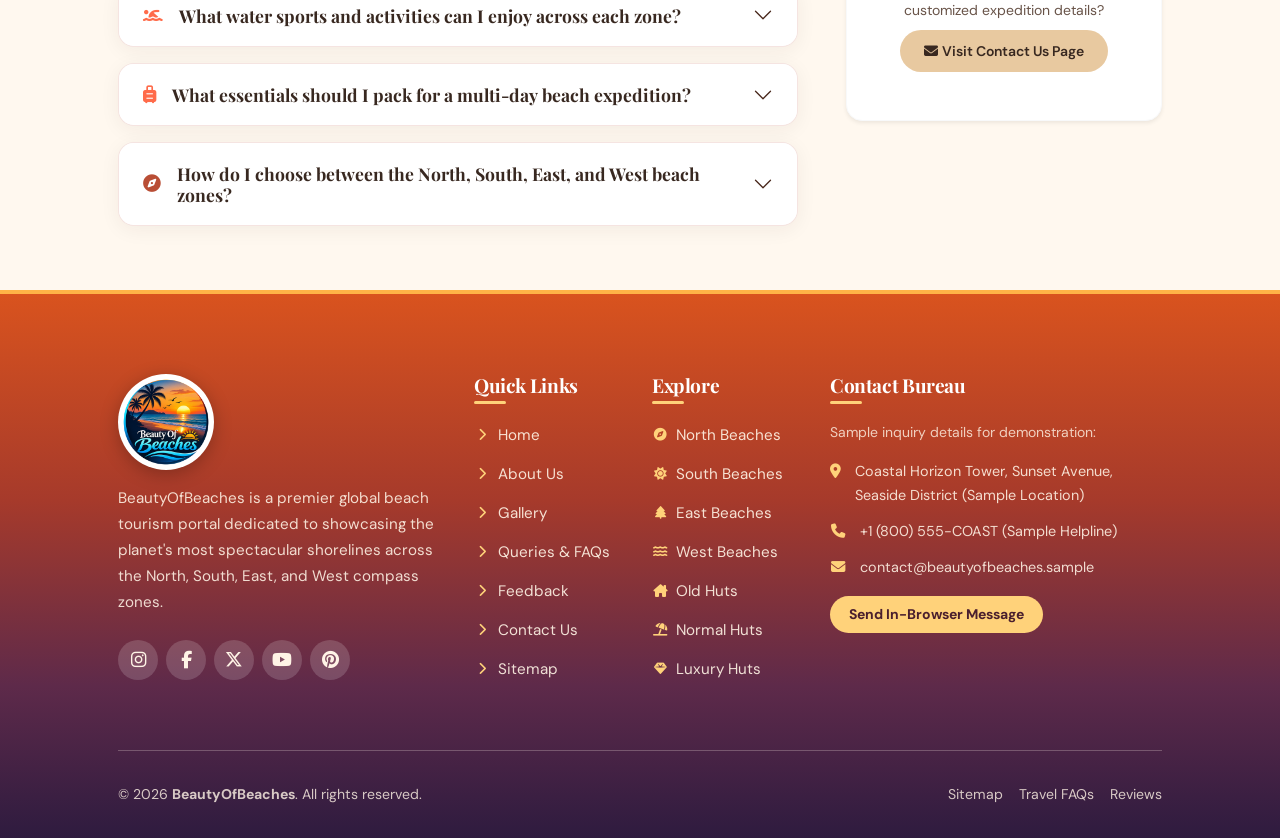
<file: queries.html>
<!DOCTYPE html>
<html lang="en">
<head>
  <meta charset="UTF-8" />
  <meta name="viewport" content="width=device-width, initial-scale=1.0" />
  <meta name="theme-color" content="#FF6B4A" />
  <link rel="icon" type="image/png" href="images/favicon.png" />
  <title>Queries & FAQs — BeautyOfBeaches</title>
  <meta name="description" content="Find comprehensive answers to frequently asked travel queries about best seasons, sleeper waves, permits, kid-friendly beaches, and packing essentials." />
  <meta property="og:title" content="Queries & FAQs — BeautyOfBeaches" />
  <meta property="og:description" content="Find comprehensive answers to frequently asked travel queries about best seasons, sleeper waves, permits, kid-friendly beaches, and packing essentials." />

  <!-- Google Fonts: Playfair Display & DM Sans -->
  <link rel="preconnect" href="https://fonts.googleapis.com">
  <link rel="preconnect" href="https://fonts.gstatic.com" crossorigin>
  <link href="https://fonts.googleapis.com/css2?family=Playfair+Display:wght@500;600;700;800&family=DM+Sans:wght@300;400;500;600;700&display=swap" rel="stylesheet">

  <!-- Bootstrap 5 CSS CDN -->
  <link rel="stylesheet" href="https://cdn.jsdelivr.net/npm/bootstrap@5.3.3/dist/css/bootstrap.min.css" />

  <!-- Font Awesome 6 CDN -->
  <link rel="stylesheet" href="https://cdnjs.cloudflare.com/ajax/libs/font-awesome/6.5.2/css/all.min.css" />

  <!-- Tropical Sunset Theme Stylesheet -->
  <link rel="stylesheet" href="css/style.css" />
</head>
<body>

  <!-- Sticky Navbar -->
  <nav class="navbar navbar-expand-lg sticky-top bob-navbar">
    <div class="container-fluid px-lg-5">
      <a class="navbar-brand bob-logo" href="index.html" aria-label="Beauty Of Beaches - Home">
        <img src="images/logo.png" alt="Beauty Of Beaches logo" class="bob-logo-img">
      </a>
      <button class="navbar-toggler" type="button" data-bs-toggle="collapse" data-bs-target="#navbarContent" aria-controls="navbarContent" aria-expanded="false" aria-label="Toggle navigation"><i class="fa-solid fa-bars fs-4"></i></button>
      <div class="collapse navbar-collapse" id="navbarContent">
        <ul class="navbar-nav ms-auto mb-2 mb-lg-0 gap-1 align-items-lg-center">
          <li class="nav-item"><a class="nav-link" href="index.html">Home</a></li>
          <li class="nav-item dropdown"><a class="nav-link dropdown-toggle" href="#" id="dd-beaches" role="button" data-bs-toggle="dropdown" aria-expanded="false">Beaches</a><ul class="dropdown-menu bob-dropdown" aria-labelledby="dd-beaches"><li><a class="dropdown-item" href="east-beaches.html">East Beaches</a></li><li><a class="dropdown-item" href="west-beaches.html">West Beaches</a></li><li><a class="dropdown-item" href="north-beaches.html">North Beaches</a></li><li><a class="dropdown-item" href="south-beaches.html">South Beaches</a></li></ul></li>
          <li class="nav-item dropdown"><a class="nav-link dropdown-toggle" href="#" id="dd-huts" role="button" data-bs-toggle="dropdown" aria-expanded="false">Huts</a><ul class="dropdown-menu bob-dropdown" aria-labelledby="dd-huts"><li><a class="dropdown-item" href="old-huts.html">Old Huts</a></li><li><a class="dropdown-item" href="normal-huts.html">Normal Huts</a></li><li><a class="dropdown-item" href="luxury-huts.html">Luxury Huts</a></li></ul></li>
          <li class="nav-item"><a class="nav-link" href="gallery.html">Gallery</a></li>
          <li class="nav-item"><a class="nav-link" href="about.html">About Us</a></li>
          <li class="nav-item dropdown"><a class="nav-link dropdown-toggle active" href="#" id="dd-more" role="button" data-bs-toggle="dropdown" aria-expanded="false">More</a><ul class="dropdown-menu bob-dropdown" aria-labelledby="dd-more"><li><a class="dropdown-item active" href="queries.html">Queries</a></li><li><a class="dropdown-item" href="feedback.html">Feedback</a></li><li><a class="dropdown-item" href="sitemap.html">Sitemap</a></li></ul></li>
          <li class="nav-item"><a class="nav-link" href="contact.html">Contact Us</a></li>
        </ul>
      </div>
    </div>
  </nav>

  <!-- Hero Banner -->
  <header class="page-hero" style="background-image: url('images/gallery/g06.jpg');">
    <div class="hero-overlay"></div>
    <div class="container hero-content px-lg-5 text-center">
      <div class="row justify-content-center">
        <div class="col-lg-9">
          <div class="hero-badge">
            <i class="fa-solid fa-circle-question text-gold"></i>
            Traveler Helpdesk & Knowledge Base
          </div>
          <h1 class="page-hero-title">
            Travel <span class="text-gradient-warm">Queries & FAQs</span>
          </h1>
          <p class="hero-lead mx-auto mb-0">
            Have questions about best seasons, rip currents, kid-friendly lagoons, permits, or camera gear? Find instant expert answers to common beach queries.
          </p>
        </div>
      </div>
    </div>
  </header>

  <!-- Queries Section with Search Filter -->
  <main class="py-5 bg-warm-cream">
    <div class="container px-lg-5">
      <!-- Search Input Card -->
      <div class="row justify-content-center mb-5">
        <div class="col-lg-7 text-center">
          <span class="section-kicker"><i class="fa-solid fa-magnifying-glass"></i> Live Search</span>
          <h2 class="section-title">Search Travel Queries</h2>
          <p class="section-desc mx-auto mb-4">
            Type any keyword below to filter our answers instantly (e.g., safety, season, kids, permit, camera, packing).
          </p>

          <div class="input-group input-group-lg shadow-sm">
            <span class="input-group-text bg-white border-end-0 text-coral">
              <i class="fa-solid fa-search"></i>
            </span>
            <input type="text" id="faq-search-input" class="form-control border-start-0 bg-white" placeholder="Search questions (e.g., safety, permit, best time, packing)..." aria-label="Search FAQs">
          </div>
        </div>
      </div>

      <div class="row g-5 align-items-start">
        <!-- FAQ Accordion -->
        <div class="col-lg-8">
          <div class="bob-accordion accordion" id="queriesAccordion">
            
            <!-- 1. Best Time to Visit -->
            <div class="accordion-item">
              <h3 class="accordion-header" id="headingOne">
                <button class="accordion-button" type="button" data-bs-toggle="collapse" data-bs-target="#collapseOne" aria-expanded="true" aria-controls="collapseOne">
                  <i class="fa-solid fa-calendar-check text-coral me-3"></i> What is the best time of year to visit tropical vs. northern beaches?
                </button>
              </h3>
              <div id="collapseOne" class="accordion-collapse collapse show" aria-labelledby="headingOne" data-bs-parent="#queriesAccordion">
                <div class="accordion-body">
                  For tropical East and South zones (like Thailand, Philippines, Andaman, and Australia's Whitsundays), the premier window runs from <strong>November to April</strong>, coinciding with the dry northeast monsoon and calmest seas. In contrast, for Northern coastal destinations such as Oregon or Iceland, <strong>June through September</strong> delivers warmer breezes, accessible cliff trails, and 24-hour midnight sun illumination. For Pakistan’s Manora and Clifton shores in Karachi, <strong>October through March</strong> provides pleasant, cool coastal breezes.
                </div>
              </div>
            </div>

            <!-- 2. Beach Safety -->
            <div class="accordion-item">
              <h3 class="accordion-header" id="headingTwo">
                <button class="accordion-button collapsed" type="button" data-bs-toggle="collapse" data-bs-target="#collapseTwo" aria-expanded="false" aria-controls="collapseTwo">
                  <i class="fa-solid fa-triangle-exclamation text-terracotta me-3"></i> What beach safety precautions should I take regarding undertows and sneaker waves?
                </button>
              </h3>
              <div id="collapseTwo" class="accordion-collapse collapse" aria-labelledby="headingTwo" data-bs-parent="#queriesAccordion">
                <div class="accordion-body">
                  Safety is paramount:
                  <ul class="mb-0 mt-2">
                    <li><strong>At Northern shores (Iceland, Pacific Northwest):</strong> Never turn your back on the Atlantic foam line. Sneaker waves emerge without warning and can surge 30+ meters higher up the shore.</li>
                    <li><strong>At open surf beaches (Bondi, Clifton):</strong> Swim only between designated lifeguard flags. If caught in a rip current, remain calm and swim parallel to the shoreline rather than battling directly against the incoming swell.</li>
                    <li><strong>Monsoon months (June–August):</strong> Avoid deep swimming in the northern Arabian Sea during high summer swells.</li>
                  </ul>
                </div>
              </div>
            </div>

            <!-- 3. Travel Preparation & Permits -->
            <div class="accordion-item">
              <h3 class="accordion-header" id="headingThree">
                <button class="accordion-button collapsed" type="button" data-bs-toggle="collapse" data-bs-target="#collapseThree" aria-expanded="false" aria-controls="collapseThree">
                  <i class="fa-solid fa-ticket text-coral me-3"></i> Do I need permits or advance reservations for protected marine sanctuaries?
                </button>
              </h3>
              <div id="collapseThree" class="accordion-collapse collapse" aria-labelledby="headingThree" data-bs-parent="#queriesAccordion">
                <div class="accordion-body">
                  Most public beaches across the four zones are freely accessible. However, several highly protected marine reserves strictly enforce daily visitor quotas:
                  <ul class="mb-0 mt-2">
                    <li><strong>Baía do Sancho (Fernando de Noronha, Brazil):</strong> Requires an environmental preservation tax and pre-booked park access card.</li>
                    <li><strong>Maya Bay (Phi Phi Leh, Thailand):</strong> Requires a national park entry fee and adheres to periodic seasonal conservation closures.</li>
                    <li><strong>Whitehaven Beach:</strong> Regulated by Queensland Parks; day catamarans must use designated ecological moorings.</li>
                  </ul>
                </div>
              </div>
            </div>

            <!-- 4. Family-Friendly Destinations -->
            <div class="accordion-item">
              <h3 class="accordion-header" id="headingFour">
                <button class="accordion-button collapsed" type="button" data-bs-toggle="collapse" data-bs-target="#collapseFour" aria-expanded="false" aria-controls="collapseFour">
                  <i class="fa-solid fa-child text-coral me-3"></i> Which beaches are safest and best suited for young families and children?
                </button>
              </h3>
              <div id="collapseFour" class="accordion-collapse collapse" aria-labelledby="headingFour" data-bs-parent="#queriesAccordion">
                <div class="accordion-body">
                  For young children and relaxed wading, beaches protected by outer barrier reefs are unmatched. <strong>Anse Source d'Argent</strong> in Seychelles and <strong>Matira Beach</strong> in Bora Bora are world-renowned for shallow, waist-deep lagoons that extend hundreds of yards with soft sand and virtually no breakers. For family promenades with camel rides, buggy cruises, and beachside restaurants, <strong>Clifton Sea View and Manora Beach in Karachi</strong> offer lively, family-oriented entertainment.
                </div>
              </div>
            </div>

            <!-- 5. Photography Tips -->
            <div class="accordion-item">
              <h3 class="accordion-header" id="headingFive">
                <button class="accordion-button collapsed" type="button" data-bs-toggle="collapse" data-bs-target="#collapseFive" aria-expanded="false" aria-controls="collapseFive">
                  <i class="fa-solid fa-camera text-terracotta me-3"></i> What are the top coastal photography tips for sunset and golden hour captures?
                </button>
              </h3>
              <div id="collapseFive" class="accordion-collapse collapse" aria-labelledby="headingFive" data-bs-parent="#queriesAccordion">
                <div class="accordion-body">
                  Arrive 45 minutes before scheduled sunset to set up during the initial golden glow and remain for the "blue hour" 20 minutes after the sun dips below the horizon. Use a circular polarizing filter (CPL) to cut sea surface glare and reveal underwater coral colors. Note that flying recreational drones over national parks (like Olympic National Park, Iceland reserves, or Phi Phi Leh) is strictly prohibited without specialized permits.
                </div>
              </div>
            </div>

            <!-- 6. Beach Activities -->
            <div class="accordion-item">
              <h3 class="accordion-header" id="headingSix">
                <button class="accordion-button collapsed" type="button" data-bs-toggle="collapse" data-bs-target="#collapseSix" aria-expanded="false" aria-controls="collapseSix">
                  <i class="fa-solid fa-person-swimming text-coral me-3"></i> What water sports and activities can I enjoy across each zone?
                </button>
              </h3>
              <div id="collapseSix" class="accordion-collapse collapse" aria-labelledby="headingSix" data-bs-parent="#queriesAccordion">
                <div class="accordion-body">
                  Activities vary by regional geography:
                  <ul class="mb-0 mt-2">
                    <li><strong>North:</strong> Geological cliff hikes, puffin birdwatching, tide pooling, and wild camping under the midnight sun.</li>
                    <li><strong>South:</strong> Catamaran sailing, sea turtle snorkeling, dolphin viewing, and camel rides.</li>
                    <li><strong>East:</strong> Paraw sunset sailing, scuba diving along karst walls, and stand-up paddleboarding in calm shallows.</li>
                    <li><strong>West:</strong> Sea cave kayaking in the Algarve, shipwreck exploration in Greece, and cenote diving in Mexico.</li>
                  </ul>
                </div>
              </div>
            </div>

            <!-- 7. Packing Essentials -->
            <div class="accordion-item">
              <h3 class="accordion-header" id="headingSeven">
                <button class="accordion-button collapsed" type="button" data-bs-toggle="collapse" data-bs-target="#collapseSeven" aria-expanded="false" aria-controls="collapseSeven">
                  <i class="fa-solid fa-suitcase-rolling text-coral me-3"></i> What essentials should I pack for a multi-day beach expedition?
                </button>
              </h3>
              <div id="collapseSeven" class="accordion-collapse collapse" aria-labelledby="headingSeven" data-bs-parent="#queriesAccordion">
                <div class="accordion-body">
                  Key items include:
                  <ul class="mb-0 mt-2">
                    <li><strong>Reef-Safe Sunscreen:</strong> Non-nano Zinc Oxide or Titanium Dioxide formulas that do not contain oxybenzone or octinoxate.</li>
                    <li><strong>Dry Bag (10L–20L):</strong> Essential for protecting phones and cameras during boat transfers and kayak excursions.</li>
                    <li><strong>Water Shoes or Neoprene Booties:</strong> Protect feet when exploring volcanic shale, basalt columns, or rocky tidal shelves.</li>
                    <li><strong>Polarized UV400 Sunglasses:</strong> Protect your retinas from intense water reflections.</li>
                    <li><strong>Lycra Rashguard:</strong> Provides UPF 50+ sun protection and defense against jellyfish stingers.</li>
                  </ul>
                </div>
              </div>
            </div>

            <!-- 8. Destination Selection -->
            <div class="accordion-item">
              <h3 class="accordion-header" id="headingEight">
                <button class="accordion-button collapsed" type="button" data-bs-toggle="collapse" data-bs-target="#collapseEight" aria-expanded="false" aria-controls="collapseEight">
                  <i class="fa-solid fa-compass text-terracotta me-3"></i> How do I choose between the North, South, East, and West beach zones?
                </button>
              </h3>
              <div id="collapseEight" class="accordion-collapse collapse" aria-labelledby="headingEight" data-bs-parent="#queriesAccordion">
                <div class="accordion-body">
                  If you crave dramatic sea cliffs, basalt columns, and moody atmospheric solitude, choose <strong>North Beaches</strong>. If you desire pure powdery white silica sands, warm swimming, and vibrant marine life, head to <strong>South Beaches</strong>. For tropical jungle settings, limestone karst peaks, and island hopping, explore <strong>East Beaches</strong>. For historic shipwrecks, archaeological ruins, and golden sea arches, explore <strong>West Beaches</strong>.
                </div>
              </div>
            </div>

          </div>
        </div>

        <!-- Ask a Specific Query Form -->
        <div class="col-lg-4">
          <div class="p-4 p-md-5 bg-white rounded-4 border border-light shadow-sm">
            <div class="d-flex align-items-center gap-3 mb-3">
              <div class="feature-icon-wrap mb-0" style="width: 48px; height: 48px; font-size: 1.3rem;">
                <i class="fa-solid fa-headset text-coral"></i>
              </div>
              <div>
                <h5 class="fw-bold mb-0 text-cocoa">Ask a Beach Query</h5>
                <small class="text-cocoa-muted">In-browser assistance</small>
              </div>
            </div>

            <p class="small text-cocoa-muted mb-3">
              Don't see your specific question above? Submit your travel query below for automated local browser advisory.
            </p>

            <form id="user-query-form">
              <div class="mb-3">
                <label for="user-zone" class="bob-form-label">Zone of Interest</label>
                <select id="user-zone" class="form-select">
                  <option value="All">All Compass Zones</option>
                  <option value="North">North Beaches</option>
                  <option value="South">South Beaches</option>
                  <option value="East">East Beaches</option>
                  <option value="West">West Beaches</option>
                </select>
              </div>

              <div class="mb-3">
                <label for="user-question" class="bob-form-label">Your Travel Question</label>
                <textarea id="user-question" class="form-control" rows="3" placeholder="e.g., Can I take a boat from Keamari to Manora Beach at night?" required></textarea>
              </div>

              <div class="mb-3">
                <label for="user-email" class="bob-form-label">Email (Optional)</label>
                <input type="email" id="user-email" class="form-control" placeholder="traveler@example.com">
              </div>

              <button type="submit" class="btn btn-coral-primary w-100">
                <i class="fa-solid fa-paper-plane me-2"></i>Submit Travel Query
              </button>
            </form>

            <div id="query-response-alert" class="mt-3 d-none"></div>

            <hr class="my-4">

            <div class="text-center">
              <p class="small text-cocoa-muted mb-2">Need direct partnership or customized expedition details?</p>
              <a href="contact.html" class="btn btn-sand btn-sm">
                <i class="fa-solid fa-envelope me-1"></i>Visit Contact Us Page
              </a>
            </div>
          </div>
        </div>
      </div>
    </div>
  </main>

  <!-- Back To Top Button -->
  <button id="back-to-top-btn" class="back-to-top-btn" title="Back to top" aria-label="Back to top">
    <i class="fa-solid fa-arrow-up"></i>
  </button>

  <!-- Consistent Footer -->
  <footer class="bob-footer">
    <div class="container px-lg-5">
      <div class="row g-4">
        <!-- Brand Summary -->
        <div class="col-lg-4 mb-4 mb-lg-0">
          <a class="bob-logo mb-3 d-inline-flex" href="index.html" aria-label="Beauty Of Beaches - Home">
            <img src="images/logo.png" alt="Beauty Of Beaches logo" class="bob-logo-img footer-logo">
          </a>
          <p class="bob-footer-desc">
            BeautyOfBeaches is a premier global beach tourism portal dedicated to showcasing the planet's most spectacular shorelines across the North, South, East, and West compass zones.
          </p>
          <div class="d-flex gap-2">
            <a href="https://instagram.com" target="_blank" rel="noopener noreferrer" class="footer-social-btn" aria-label="Instagram"><i class="fa-brands fa-instagram"></i></a>
            <a href="https://facebook.com" target="_blank" rel="noopener noreferrer" class="footer-social-btn" aria-label="Facebook"><i class="fa-brands fa-facebook-f"></i></a>
            <a href="https://twitter.com" target="_blank" rel="noopener noreferrer" class="footer-social-btn" aria-label="X Twitter"><i class="fa-brands fa-x-twitter"></i></a>
            <a href="https://youtube.com" target="_blank" rel="noopener noreferrer" class="footer-social-btn" aria-label="YouTube"><i class="fa-brands fa-youtube"></i></a>
            <a href="https://pinterest.com" target="_blank" rel="noopener noreferrer" class="footer-social-btn" aria-label="Pinterest"><i class="fa-brands fa-pinterest"></i></a>
          </div>
        </div>

        <!-- Quick Links -->
        <div class="col-6 col-md-3 col-lg-2">
          <h5>Quick Links</h5>
          <ul class="bob-footer-links">
            <li><a href="index.html"><i class="fa-solid fa-chevron-right"></i> Home</a></li>
            <li><a href="about.html"><i class="fa-solid fa-chevron-right"></i> About Us</a></li>
            <li><a href="gallery.html"><i class="fa-solid fa-chevron-right"></i> Gallery</a></li>
            <li><a href="queries.html"><i class="fa-solid fa-chevron-right"></i> Queries &amp; FAQs</a></li>
            <li><a href="feedback.html"><i class="fa-solid fa-chevron-right"></i> Feedback</a></li>
            <li><a href="contact.html"><i class="fa-solid fa-chevron-right"></i> Contact Us</a></li>
            <li><a href="sitemap.html"><i class="fa-solid fa-chevron-right"></i> Sitemap</a></li>
          </ul>
        </div>

        <!-- Beach Zones & Huts -->
        <div class="col-6 col-md-3 col-lg-2">
          <h5>Explore</h5>
          <ul class="bob-footer-links">
            <li><a href="north-beaches.html"><i class="fa-solid fa-compass"></i> North Beaches</a></li>
            <li><a href="south-beaches.html"><i class="fa-solid fa-sun"></i> South Beaches</a></li>
            <li><a href="east-beaches.html"><i class="fa-solid fa-tree"></i> East Beaches</a></li>
            <li><a href="west-beaches.html"><i class="fa-solid fa-water"></i> West Beaches</a></li>
            <li><a href="old-huts.html"><i class="fa-solid fa-house-chimney"></i> Old Huts</a></li>
            <li><a href="normal-huts.html"><i class="fa-solid fa-umbrella-beach"></i> Normal Huts</a></li>
            <li><a href="luxury-huts.html"><i class="fa-solid fa-gem"></i> Luxury Huts</a></li>
          </ul>
        </div>

        <!-- Contact Information (sample details) -->
        <div class="col-lg-4">
          <h5>Contact Bureau</h5>
          <p class="small mb-3 footer-note">Sample inquiry details for demonstration:</p>
          <div class="footer-contact-row"><i class="fa-solid fa-location-dot"></i><div>Coastal Horizon Tower, Sunset Avenue, Seaside District (Sample Location)</div></div>
          <div class="footer-contact-row"><i class="fa-solid fa-phone"></i><div>+1 (800) 555-COAST (Sample Helpline)</div></div>
          <div class="footer-contact-row mb-3"><i class="fa-solid fa-envelope"></i><div>contact@beautyofbeaches.sample</div></div>
          <a href="contact.html" class="btn btn-sm footer-btn">Send In-Browser Message</a>
        </div>
      </div>

      <!-- Footer Bottom -->
      <div class="footer-bottom d-flex flex-column flex-md-row justify-content-between align-items-center gap-3">
        <div>&copy; 2026 <strong>BeautyOfBeaches</strong>. All rights reserved.</div>
        <div class="d-flex flex-wrap gap-3 align-items-center footer-bottom-links">
          <a href="sitemap.html">Sitemap</a>
          <a href="queries.html">Travel FAQs</a>
          <a href="feedback.html">Reviews</a>
        </div>
      </div>
    </div>
  </footer>

  <!-- Scripts -->
  <script src="https://code.jquery.com/jquery-3.7.1.min.js"></script>
  <script src="https://cdn.jsdelivr.net/npm/bootstrap@5.3.3/dist/js/bootstrap.bundle.min.js"></script>
  <script src="js/script.js"></script>
</body>
</html>
</file>
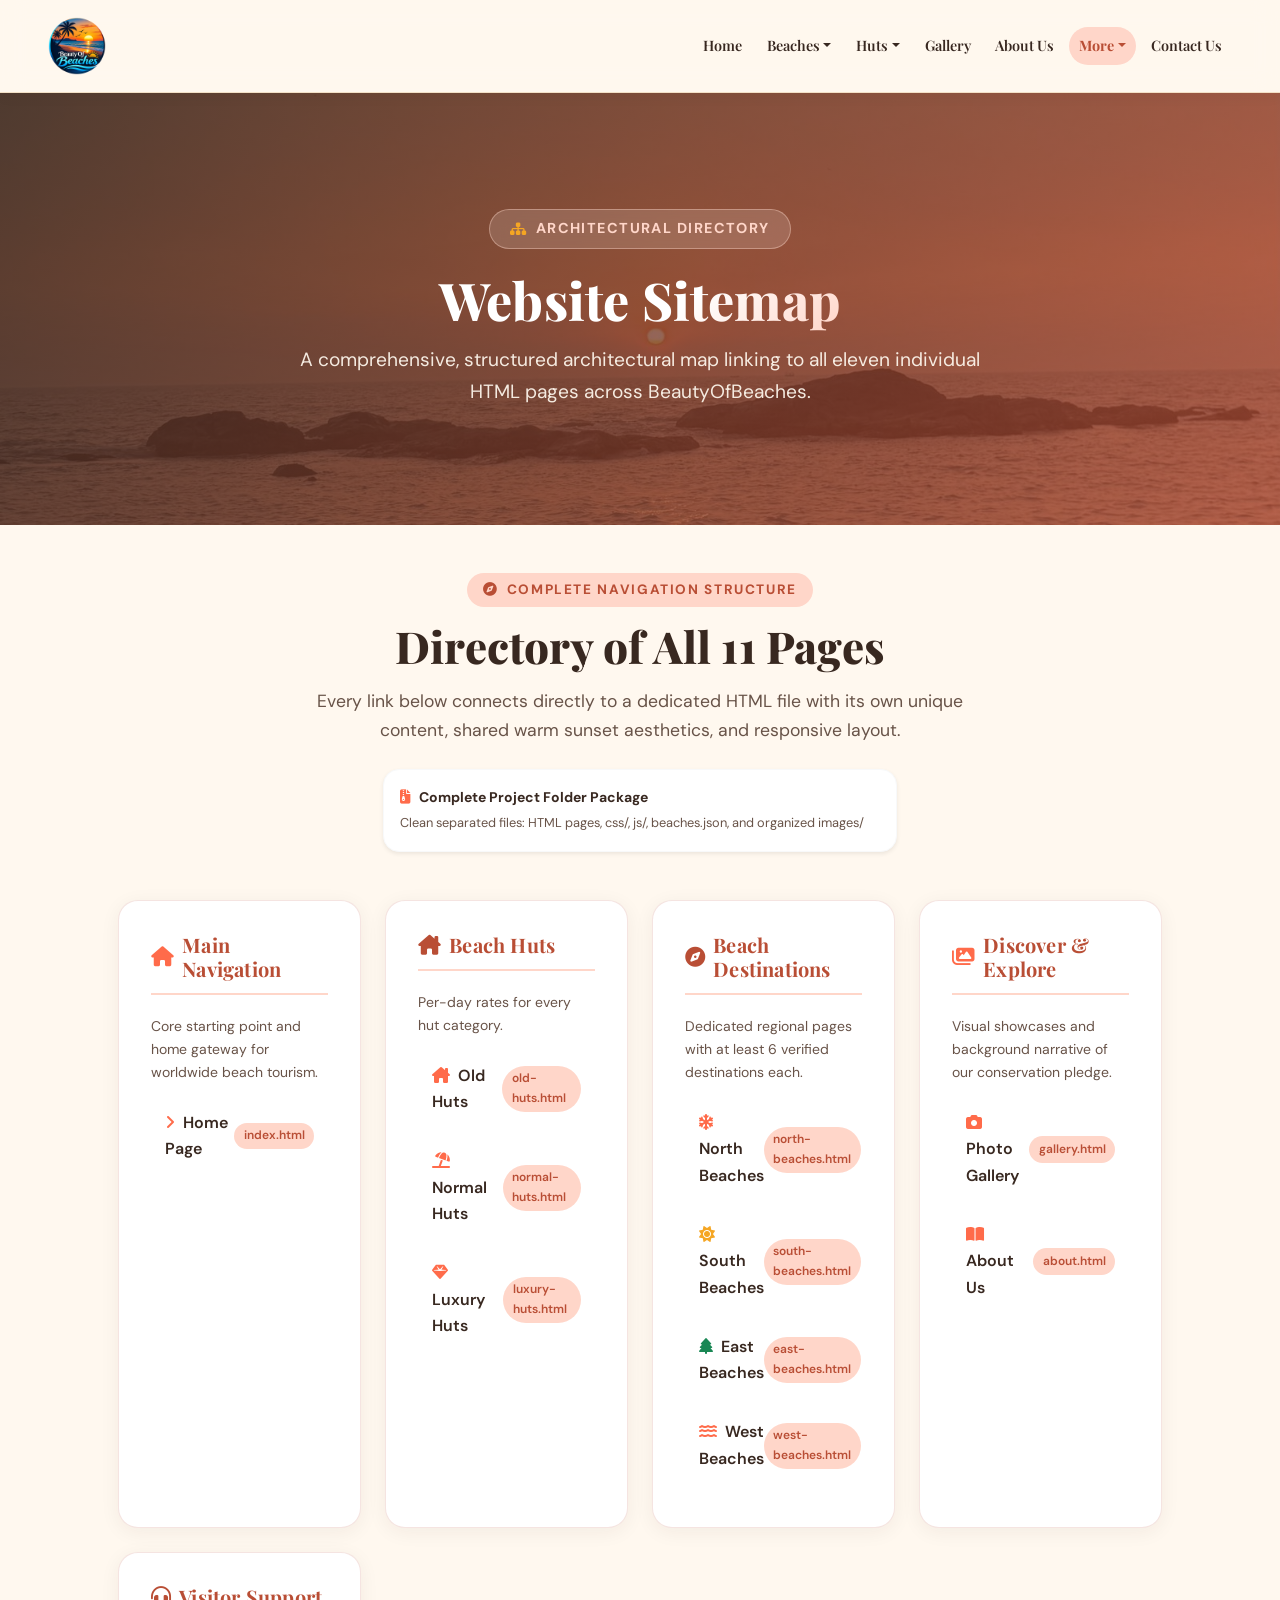
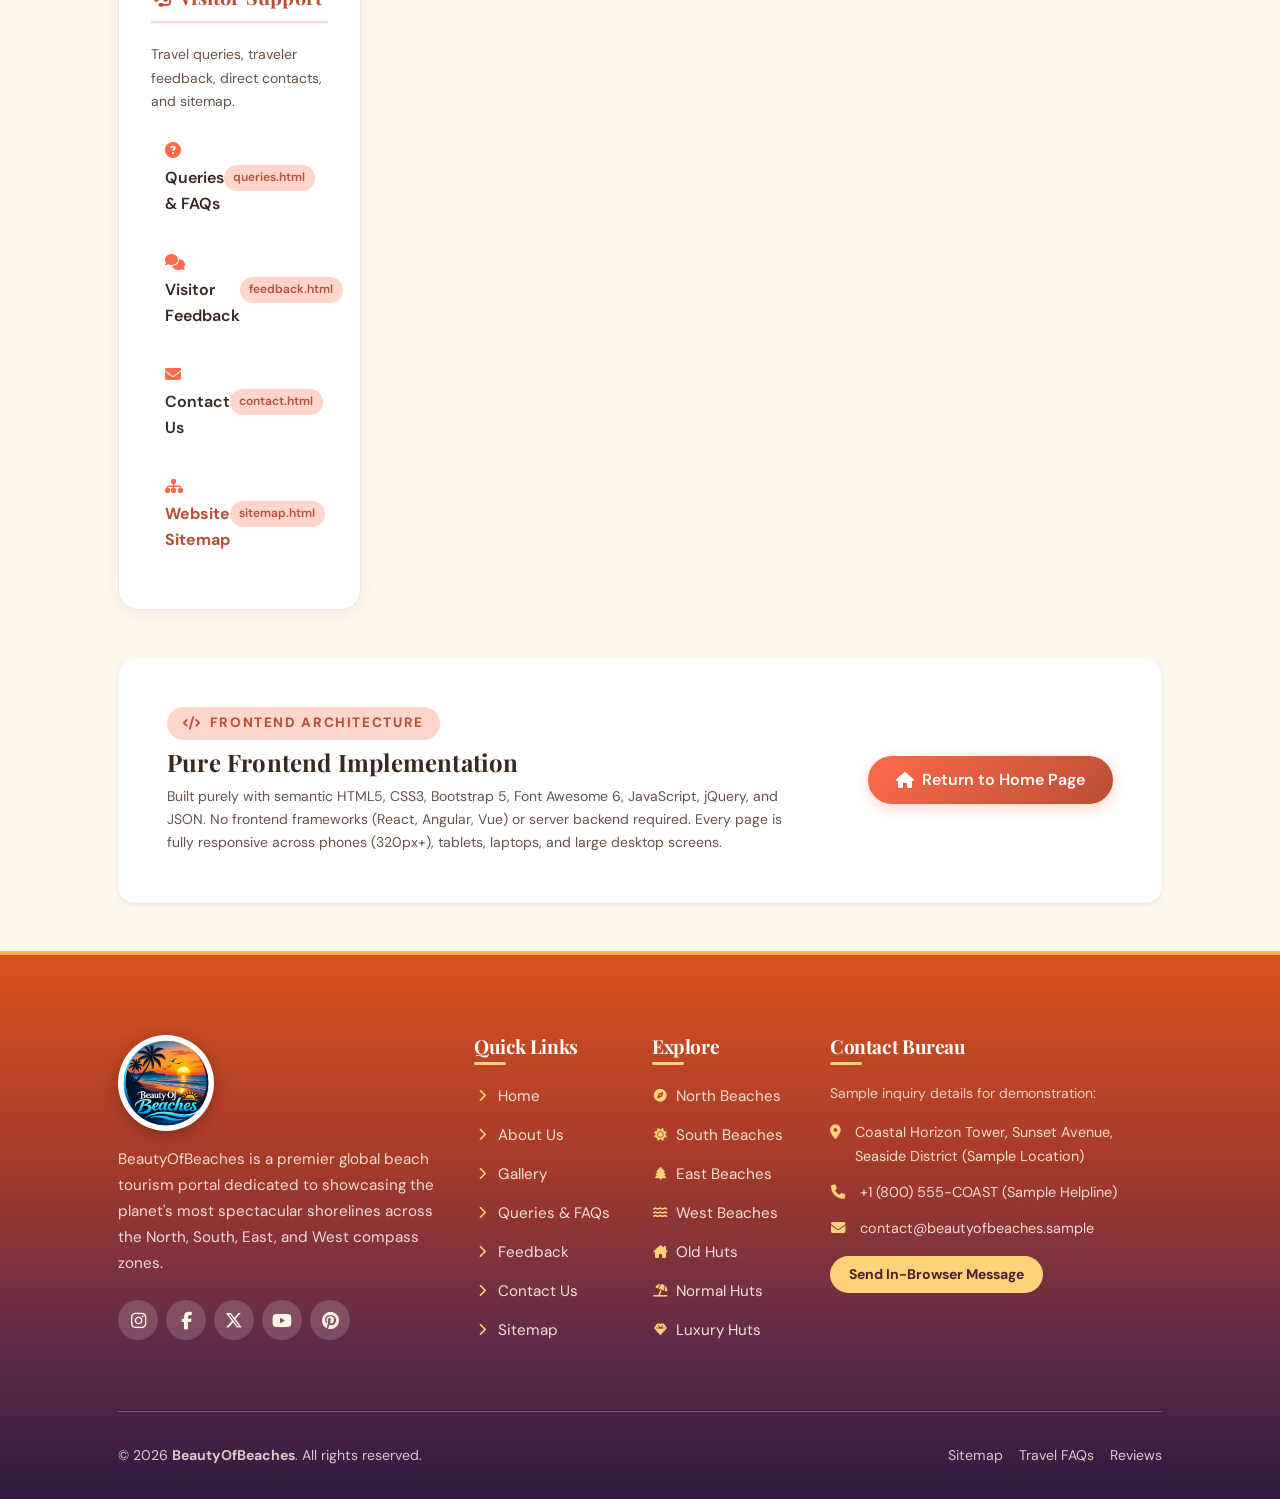
<file: sitemap.html>
<!DOCTYPE html>
<html lang="en">
<head>
  <meta charset="UTF-8" />
  <meta name="viewport" content="width=device-width, initial-scale=1.0" />
  <meta name="theme-color" content="#FF6B4A" />
  <link rel="icon" type="image/png" href="images/favicon.png" />
  <title>Sitemap — BeautyOfBeaches</title>
  <meta name="description" content="Complete directory map of all eleven pages across the BeautyOfBeaches website, organized by Main Navigation, Beach Destinations, Discover, and Visitor Support." />
  <meta property="og:title" content="Sitemap — BeautyOfBeaches" />
  <meta property="og:description" content="Complete directory map of all eleven pages across the BeautyOfBeaches website, organized by Main Navigation, Beach Destinations, Discover, and Visitor Support." />

  <!-- Google Fonts: Playfair Display & DM Sans -->
  <link rel="preconnect" href="https://fonts.googleapis.com">
  <link rel="preconnect" href="https://fonts.gstatic.com" crossorigin>
  <link href="https://fonts.googleapis.com/css2?family=Playfair+Display:wght@500;600;700;800&family=DM+Sans:wght@300;400;500;600;700&display=swap" rel="stylesheet">

  <!-- Bootstrap 5 CSS CDN -->
  <link rel="stylesheet" href="https://cdn.jsdelivr.net/npm/bootstrap@5.3.3/dist/css/bootstrap.min.css" />

  <!-- Font Awesome 6 CDN -->
  <link rel="stylesheet" href="https://cdnjs.cloudflare.com/ajax/libs/font-awesome/6.5.2/css/all.min.css" />

  <!-- Tropical Sunset Theme Stylesheet -->
  <link rel="stylesheet" href="css/style.css" />
</head>
<body>

  <!-- Sticky Navbar -->
  <nav class="navbar navbar-expand-lg sticky-top bob-navbar">
    <div class="container-fluid px-lg-5">
      <a class="navbar-brand bob-logo" href="index.html" aria-label="Beauty Of Beaches - Home">
        <img src="images/logo.png" alt="Beauty Of Beaches logo" class="bob-logo-img">
      </a>
      <button class="navbar-toggler" type="button" data-bs-toggle="collapse" data-bs-target="#navbarContent" aria-controls="navbarContent" aria-expanded="false" aria-label="Toggle navigation"><i class="fa-solid fa-bars fs-4"></i></button>
      <div class="collapse navbar-collapse" id="navbarContent">
        <ul class="navbar-nav ms-auto mb-2 mb-lg-0 gap-1 align-items-lg-center">
          <li class="nav-item"><a class="nav-link" href="index.html">Home</a></li>
          <li class="nav-item dropdown"><a class="nav-link dropdown-toggle" href="#" id="dd-beaches" role="button" data-bs-toggle="dropdown" aria-expanded="false">Beaches</a><ul class="dropdown-menu bob-dropdown" aria-labelledby="dd-beaches"><li><a class="dropdown-item" href="east-beaches.html">East Beaches</a></li><li><a class="dropdown-item" href="west-beaches.html">West Beaches</a></li><li><a class="dropdown-item" href="north-beaches.html">North Beaches</a></li><li><a class="dropdown-item" href="south-beaches.html">South Beaches</a></li></ul></li>
          <li class="nav-item dropdown"><a class="nav-link dropdown-toggle" href="#" id="dd-huts" role="button" data-bs-toggle="dropdown" aria-expanded="false">Huts</a><ul class="dropdown-menu bob-dropdown" aria-labelledby="dd-huts"><li><a class="dropdown-item" href="old-huts.html">Old Huts</a></li><li><a class="dropdown-item" href="normal-huts.html">Normal Huts</a></li><li><a class="dropdown-item" href="luxury-huts.html">Luxury Huts</a></li></ul></li>
          <li class="nav-item"><a class="nav-link" href="gallery.html">Gallery</a></li>
          <li class="nav-item"><a class="nav-link" href="about.html">About Us</a></li>
          <li class="nav-item dropdown"><a class="nav-link dropdown-toggle active" href="#" id="dd-more" role="button" data-bs-toggle="dropdown" aria-expanded="false">More</a><ul class="dropdown-menu bob-dropdown" aria-labelledby="dd-more"><li><a class="dropdown-item" href="queries.html">Queries</a></li><li><a class="dropdown-item" href="feedback.html">Feedback</a></li><li><a class="dropdown-item active" href="sitemap.html">Sitemap</a></li></ul></li>
          <li class="nav-item"><a class="nav-link" href="contact.html">Contact Us</a></li>
        </ul>
      </div>
    </div>
  </nav>

  <!-- Hero Banner -->
  <header class="page-hero" style="background-image: url('images/gallery/g03.jpg');">
    <div class="hero-overlay"></div>
    <div class="container hero-content px-lg-5 text-center">
      <div class="row justify-content-center">
        <div class="col-lg-9">
          <div class="hero-badge">
            <i class="fa-solid fa-sitemap text-gold"></i>
            Architectural Directory
          </div>
          <h1 class="page-hero-title">
            Website <span class="text-gradient-warm">Sitemap</span>
          </h1>
          <p class="hero-lead mx-auto mb-0">
            A comprehensive, structured architectural map linking to all eleven individual HTML pages across BeautyOfBeaches.
          </p>
        </div>
      </div>
    </div>
  </header>

  <!-- Structured Sitemap Categories Section -->
  <main class="py-5 bg-warm-cream">
    <div class="container px-lg-5">
      <div class="section-header text-center mb-5">
        <span class="section-kicker"><i class="fa-solid fa-compass"></i> Complete Navigation Structure</span>
        <h2 class="section-title">Directory of All 11 Pages</h2>
        <p class="section-desc mx-auto mb-4">
          Every link below connects directly to a dedicated HTML file with its own unique content, shared warm sunset aesthetics, and responsive layout.
        </p>
        <div class="d-inline-flex flex-wrap align-items-center justify-content-center gap-3 p-3 bg-white rounded-4 shadow-sm border border-light">
          <div class="text-start">
            <strong class="d-block text-cocoa small"><i class="fa-solid fa-file-zipper text-coral me-2"></i>Complete Project Folder Package</strong>
            <span class="text-cocoa-muted" style="font-size: 0.8rem;">Clean separated files: HTML pages, css/, js/, beaches.json, and organized images/</span>
          </div>
          <div class="d-flex gap-2">
          </div>
        </div>
      </div>

      <div class="row g-4">
        <!-- Group 1: Main Navigation -->
        <div class="col-12 col-md-6 col-lg-3">
          <div class="sitemap-card">
            <h4 class="sitemap-category-title">
              <i class="fa-solid fa-house text-coral"></i> Main Navigation
            </h4>
            <p class="text-cocoa-muted small mb-3">Core starting point and home gateway for worldwide beach tourism.</p>
            <ul class="sitemap-list">
              <li>
                <a href="index.html" class="sitemap-link">
                  <span><i class="fa-solid fa-angle-right text-coral me-2"></i>Home Page</span>
                  <span class="badge-file">index.html</span>
                </a>
              </li>
            </ul>
          </div>
        </div>

        <!-- Group: Beach Huts -->
        <div class="col-12 col-md-6 col-lg-3"><div class="sitemap-card"><h4 class="sitemap-category-title"><i class="fa-solid fa-house-chimney text-terracotta"></i> Beach Huts</h4>
          <p class="text-cocoa-muted small mb-3">Per-day rates for every hut category.</p><ul class="sitemap-list"><li><a href="old-huts.html" class="sitemap-link"><span><i class="fa-solid fa-house-chimney text-coral me-2"></i>Old Huts</span><span class="badge-file">old-huts.html</span></a></li><li><a href="normal-huts.html" class="sitemap-link"><span><i class="fa-solid fa-umbrella-beach text-coral me-2"></i>Normal Huts</span><span class="badge-file">normal-huts.html</span></a></li><li><a href="luxury-huts.html" class="sitemap-link"><span><i class="fa-solid fa-gem text-coral me-2"></i>Luxury Huts</span><span class="badge-file">luxury-huts.html</span></a></li></ul></div></div>
        <!-- Group 2: Beach Destinations (4 Compass Zones) -->
        <div class="col-12 col-md-6 col-lg-3">
          <div class="sitemap-card">
            <h4 class="sitemap-category-title">
              <i class="fa-solid fa-compass text-terracotta"></i> Beach Destinations
            </h4>
            <p class="text-cocoa-muted small mb-3">Dedicated regional pages with at least 6 verified destinations each.</p>
            <ul class="sitemap-list">
              <li>
                <a href="north-beaches.html" class="sitemap-link">
                  <span><i class="fa-solid fa-snowflake text-coral me-2"></i>North Beaches</span>
                  <span class="badge-file">north-beaches.html</span>
                </a>
              </li>
              <li>
                <a href="south-beaches.html" class="sitemap-link">
                  <span><i class="fa-solid fa-sun text-gold me-2"></i>South Beaches</span>
                  <span class="badge-file">south-beaches.html</span>
                </a>
              </li>
              <li>
                <a href="east-beaches.html" class="sitemap-link">
                  <span><i class="fa-solid fa-tree text-success me-2"></i>East Beaches</span>
                  <span class="badge-file">east-beaches.html</span>
                </a>
              </li>
              <li>
                <a href="west-beaches.html" class="sitemap-link">
                  <span><i class="fa-solid fa-water text-coral me-2"></i>West Beaches</span>
                  <span class="badge-file">west-beaches.html</span>
                </a>
              </li>
            </ul>
          </div>
        </div>

        <!-- Group 3: Discover and Explore -->
        <div class="col-12 col-md-6 col-lg-3">
          <div class="sitemap-card">
            <h4 class="sitemap-category-title">
              <i class="fa-solid fa-images text-coral"></i> Discover & Explore
            </h4>
            <p class="text-cocoa-muted small mb-3">Visual showcases and background narrative of our conservation pledge.</p>
            <ul class="sitemap-list">
              <li>
                <a href="gallery.html" class="sitemap-link">
                  <span><i class="fa-solid fa-camera text-coral me-2"></i>Photo Gallery</span>
                  <span class="badge-file">gallery.html</span>
                </a>
              </li>
              <li>
                <a href="about.html" class="sitemap-link">
                  <span><i class="fa-solid fa-book-open text-coral me-2"></i>About Us</span>
                  <span class="badge-file">about.html</span>
                </a>
              </li>
            </ul>
          </div>
        </div>

        <!-- Group 4: Visitor Support -->
        <div class="col-12 col-md-6 col-lg-3">
          <div class="sitemap-card">
            <h4 class="sitemap-category-title">
              <i class="fa-solid fa-headset text-terracotta"></i> Visitor Support
            </h4>
            <p class="text-cocoa-muted small mb-3">Travel queries, traveler feedback, direct contacts, and sitemap.</p>
            <ul class="sitemap-list">
              <li>
                <a href="queries.html" class="sitemap-link">
                  <span><i class="fa-solid fa-circle-question text-coral me-2"></i>Queries & FAQs</span>
                  <span class="badge-file">queries.html</span>
                </a>
              </li>
              <li>
                <a href="feedback.html" class="sitemap-link">
                  <span><i class="fa-solid fa-comments text-coral me-2"></i>Visitor Feedback</span>
                  <span class="badge-file">feedback.html</span>
                </a>
              </li>
              <li>
                <a href="contact.html" class="sitemap-link">
                  <span><i class="fa-solid fa-envelope text-coral me-2"></i>Contact Us</span>
                  <span class="badge-file">contact.html</span>
                </a>
              </li>
              <li>
                <a href="sitemap.html" class="sitemap-link text-terracotta fw-bold">
                  <span><i class="fa-solid fa-sitemap text-coral me-2"></i>Website Sitemap</span>
                  <span class="badge-file">sitemap.html</span>
                </a>
              </li>
            </ul>
          </div>
        </div>
      </div>

      <!-- Quick Architecture Summary Card -->
      <div class="row mt-5">
        <div class="col-12">
          <div class="p-4 p-md-5 bg-white rounded-4 border border-light shadow-sm">
            <div class="row align-items-center g-4">
              <div class="col-lg-8">
                <span class="section-kicker mb-2"><i class="fa-solid fa-code"></i> Frontend Architecture</span>
                <h4 class="fw-bold text-cocoa mb-2">Pure Frontend Implementation</h4>
                <p class="text-cocoa-muted small mb-0">
                  Built purely with semantic HTML5, CSS3, Bootstrap 5, Font Awesome 6, JavaScript, jQuery, and JSON. No frontend frameworks (React, Angular, Vue) or server backend required. Every page is fully responsive across phones (320px+), tablets, laptops, and large desktop screens.
                </p>
              </div>
              <div class="col-lg-4 text-lg-end">
                <a href="index.html" class="btn btn-coral-primary">
                  <i class="fa-solid fa-house me-2"></i>Return to Home Page
                </a>
              </div>
            </div>
          </div>
        </div>
      </div>
    </div>
  </main>

  <!-- Back To Top Button -->
  <button id="back-to-top-btn" class="back-to-top-btn" title="Back to top" aria-label="Back to top">
    <i class="fa-solid fa-arrow-up"></i>
  </button>

  <!-- Consistent Footer -->
  <footer class="bob-footer">
    <div class="container px-lg-5">
      <div class="row g-4">
        <!-- Brand Summary -->
        <div class="col-lg-4 mb-4 mb-lg-0">
          <a class="bob-logo mb-3 d-inline-flex" href="index.html" aria-label="Beauty Of Beaches - Home">
            <img src="images/logo.png" alt="Beauty Of Beaches logo" class="bob-logo-img footer-logo">
          </a>
          <p class="bob-footer-desc">
            BeautyOfBeaches is a premier global beach tourism portal dedicated to showcasing the planet's most spectacular shorelines across the North, South, East, and West compass zones.
          </p>
          <div class="d-flex gap-2">
            <a href="https://instagram.com" target="_blank" rel="noopener noreferrer" class="footer-social-btn" aria-label="Instagram"><i class="fa-brands fa-instagram"></i></a>
            <a href="https://facebook.com" target="_blank" rel="noopener noreferrer" class="footer-social-btn" aria-label="Facebook"><i class="fa-brands fa-facebook-f"></i></a>
            <a href="https://twitter.com" target="_blank" rel="noopener noreferrer" class="footer-social-btn" aria-label="X Twitter"><i class="fa-brands fa-x-twitter"></i></a>
            <a href="https://youtube.com" target="_blank" rel="noopener noreferrer" class="footer-social-btn" aria-label="YouTube"><i class="fa-brands fa-youtube"></i></a>
            <a href="https://pinterest.com" target="_blank" rel="noopener noreferrer" class="footer-social-btn" aria-label="Pinterest"><i class="fa-brands fa-pinterest"></i></a>
          </div>
        </div>

        <!-- Quick Links -->
        <div class="col-6 col-md-3 col-lg-2">
          <h5>Quick Links</h5>
          <ul class="bob-footer-links">
            <li><a href="index.html"><i class="fa-solid fa-chevron-right"></i> Home</a></li>
            <li><a href="about.html"><i class="fa-solid fa-chevron-right"></i> About Us</a></li>
            <li><a href="gallery.html"><i class="fa-solid fa-chevron-right"></i> Gallery</a></li>
            <li><a href="queries.html"><i class="fa-solid fa-chevron-right"></i> Queries &amp; FAQs</a></li>
            <li><a href="feedback.html"><i class="fa-solid fa-chevron-right"></i> Feedback</a></li>
            <li><a href="contact.html"><i class="fa-solid fa-chevron-right"></i> Contact Us</a></li>
            <li><a href="sitemap.html"><i class="fa-solid fa-chevron-right"></i> Sitemap</a></li>
          </ul>
        </div>

        <!-- Beach Zones & Huts -->
        <div class="col-6 col-md-3 col-lg-2">
          <h5>Explore</h5>
          <ul class="bob-footer-links">
            <li><a href="north-beaches.html"><i class="fa-solid fa-compass"></i> North Beaches</a></li>
            <li><a href="south-beaches.html"><i class="fa-solid fa-sun"></i> South Beaches</a></li>
            <li><a href="east-beaches.html"><i class="fa-solid fa-tree"></i> East Beaches</a></li>
            <li><a href="west-beaches.html"><i class="fa-solid fa-water"></i> West Beaches</a></li>
            <li><a href="old-huts.html"><i class="fa-solid fa-house-chimney"></i> Old Huts</a></li>
            <li><a href="normal-huts.html"><i class="fa-solid fa-umbrella-beach"></i> Normal Huts</a></li>
            <li><a href="luxury-huts.html"><i class="fa-solid fa-gem"></i> Luxury Huts</a></li>
          </ul>
        </div>

        <!-- Contact Information (sample details) -->
        <div class="col-lg-4">
          <h5>Contact Bureau</h5>
          <p class="small mb-3 footer-note">Sample inquiry details for demonstration:</p>
          <div class="footer-contact-row"><i class="fa-solid fa-location-dot"></i><div>Coastal Horizon Tower, Sunset Avenue, Seaside District (Sample Location)</div></div>
          <div class="footer-contact-row"><i class="fa-solid fa-phone"></i><div>+1 (800) 555-COAST (Sample Helpline)</div></div>
          <div class="footer-contact-row mb-3"><i class="fa-solid fa-envelope"></i><div>contact@beautyofbeaches.sample</div></div>
          <a href="contact.html" class="btn btn-sm footer-btn">Send In-Browser Message</a>
        </div>
      </div>

      <!-- Footer Bottom -->
      <div class="footer-bottom d-flex flex-column flex-md-row justify-content-between align-items-center gap-3">
        <div>&copy; 2026 <strong>BeautyOfBeaches</strong>. All rights reserved.</div>
        <div class="d-flex flex-wrap gap-3 align-items-center footer-bottom-links">
          <a href="sitemap.html">Sitemap</a>
          <a href="queries.html">Travel FAQs</a>
          <a href="feedback.html">Reviews</a>
        </div>
      </div>
    </div>
  </footer>

  <!-- Scripts -->
  <script src="https://code.jquery.com/jquery-3.7.1.min.js"></script>
  <script src="https://cdn.jsdelivr.net/npm/bootstrap@5.3.3/dist/js/bootstrap.bundle.min.js"></script>
  <script src="js/script.js"></script>
</body>
</html>
</file>
<file: css/style.css>
:root {
  --coral-primary: #FF6B4A;
  --terracotta: #B94E35;
  --sandy-beige: #E8C9A0;
  --warm-cream: #FFF8EF;
  --dark-cocoa: #382820;
  --white: #FFFFFF;
  --soft-peach: #FFD6C9;
  --sunset-gold: #F5A623;
  --muted-cocoa: #685348;
  --light-border: rgba(185, 78, 53, 0.15);

  --font-heading: 'Playfair Display', -apple-system, BlinkMacSystemFont, "Segoe UI", Roboto, sans-serif;
  --font-body: 'DM Sans', -apple-system, BlinkMacSystemFont, "Segoe UI", Roboto, sans-serif;

  --transition-smooth: all 0.3s cubic-bezier(0.25, 0.8, 0.25, 1);
  --shadow-subtle: 0 4px 20px rgba(56, 40, 32, 0.06);
  --shadow-hover: 0 16px 36px rgba(185, 78, 53, 0.15);
  --shadow-elevated: 0 20px 40px rgba(56, 40, 32, 0.12);
}

/* Base & Typography */
* {
  box-sizing: border-box;
}

html {
  scroll-behavior: smooth;
  font-size: 16px;
}

body {
  font-family: var(--font-body);
  background-color: var(--warm-cream);
  color: var(--dark-cocoa);
  line-height: 1.65;
  overflow-x: hidden;
  margin: 0;
  padding: 0;
}

h1, h2, h3, h4, h5, h6 {
  font-family: var(--font-heading);
  color: var(--dark-cocoa);
  font-weight: 700;
  letter-spacing: -0.02em;
}

a {
  color: var(--coral-primary);
  text-decoration: none;
  transition: var(--transition-smooth);
}

a:hover {
  color: var(--terracotta);
}

img {
  max-width: 100%;
  height: auto;
}

/* ==========================================================================
   Utility Classes & Theme Colors
   ========================================================================== */
.bg-warm-cream { background-color: var(--warm-cream) !important; }
.bg-soft-peach { background-color: var(--soft-peach) !important; }
.bg-dark-cocoa { background-color: var(--dark-cocoa) !important; }
.bg-sandy-beige { background-color: var(--sandy-beige) !important; }
.bg-coral { background-color: var(--coral-primary) !important; }

.text-coral { color: var(--coral-primary) !important; }
.text-terracotta { color: var(--terracotta) !important; }
.text-cocoa { color: var(--dark-cocoa) !important; }
.text-cocoa-muted { color: var(--muted-cocoa) !important; }
.text-cream { color: var(--warm-cream) !important; }
.text-gold { color: var(--sunset-gold) !important; }

.text-gradient {
  background: linear-gradient(135deg, var(--coral-primary) 0%, var(--sunset-gold) 100%);
  -webkit-background-clip: text;
  -webkit-text-fill-color: transparent;
  display: inline-block;
}

.text-gradient-warm {
  background: linear-gradient(135deg, #FFFFFF 30%, var(--soft-peach) 100%);
  -webkit-background-clip: text;
  -webkit-text-fill-color: transparent;
  display: inline-block;
}

/* Section Header Styles */
.section-kicker {
  display: inline-flex;
  align-items: center;
  gap: 0.5rem;
  font-size: 0.85rem;
  font-weight: 700;
  text-transform: uppercase;
  letter-spacing: 0.12em;
  color: var(--terracotta);
  background-color: var(--soft-peach);
  padding: 0.35rem 1rem;
  border-radius: 50rem;
  margin-bottom: 0.85rem;
}

.section-title {
  font-size: 2.25rem;
  font-weight: 800;
  color: var(--dark-cocoa);
  margin-bottom: 0.85rem;
}

@media (min-width: 992px) {
  .section-title {
    font-size: 2.75rem;
  }
}

.section-desc {
  font-size: 1.1rem;
  color: var(--muted-cocoa);
  max-width: 680px;
}

/* Custom Buttons */
.btn-coral-primary {
  background: linear-gradient(135deg, var(--coral-primary) 0%, var(--terracotta) 100%);
  color: var(--white);
  font-weight: 600;
  padding: 0.75rem 1.75rem;
  border-radius: 50rem;
  border: none;
  box-shadow: 0 4px 15px rgba(255, 107, 74, 0.3);
  transition: var(--transition-smooth);
  display: inline-flex;
  align-items: center;
  justify-content: center;
}

.btn-coral-primary:hover {
  background: linear-gradient(135deg, var(--terracotta) 0%, var(--dark-cocoa) 100%);
  color: var(--white);
  transform: translateY(-2px);
  box-shadow: 0 8px 25px rgba(185, 78, 53, 0.4);
}

.btn-coral-outline {
  background-color: transparent;
  color: var(--white);
  font-weight: 600;
  padding: 0.75rem 1.75rem;
  border-radius: 50rem;
  border: 2px solid var(--soft-peach);
  transition: var(--transition-smooth);
  display: inline-flex;
  align-items: center;
  justify-content: center;
}

.btn-coral-outline:hover {
  background-color: var(--white);
  color: var(--terracotta);
  border-color: var(--white);
  transform: translateY(-2px);
  box-shadow: 0 6px 20px rgba(56, 40, 32, 0.2);
}

.btn-sand {
  background-color: var(--sandy-beige);
  color: var(--dark-cocoa);
  font-weight: 600;
  padding: 0.65rem 1.5rem;
  border-radius: 50rem;
  border: none;
  transition: var(--transition-smooth);
}

.btn-sand:hover {
  background-color: var(--coral-primary);
  color: var(--white);
  transform: translateY(-2px);
}

/* ==========================================================================
   Navigation Bar (Sticky & Responsive)
   ========================================================================== */
.bob-navbar {
  background-color: rgba(255, 248, 239, 0.96);
  backdrop-filter: blur(12px);
  border-bottom: 1px solid rgba(232, 201, 160, 0.5);
  box-shadow: 0 2px 15px rgba(56, 40, 32, 0.05);
  transition: var(--transition-smooth);
  padding-top: 0.75rem;
  padding-bottom: 0.75rem;
  z-index: 1040;
}

.bob-logo {
  display: flex;
  align-items: center;
  gap: 0.75rem;
  font-weight: 800;
  font-size: 1.4rem;
  color: var(--dark-cocoa);
}

.bob-logo-icon {
  width: 44px;
  height: 44px;
  border-radius: 12px;
  background: linear-gradient(135deg, var(--coral-primary) 0%, var(--sunset-gold) 100%);
  display: flex;
  align-items: center;
  justify-content: center;
  color: var(--white);
  font-size: 1.3rem;
  box-shadow: 0 4px 12px rgba(255, 107, 74, 0.35);
  transition: var(--transition-smooth);
}

.bob-logo:hover .bob-logo-icon {
  transform: rotate(8deg) scale(1.05);
}

.bob-logo-text {
  display: flex;
  flex-direction: column;
  line-height: 1.1;
}

.bob-logo-text .brand-title {
  font-family: var(--font-heading);
  font-weight: 800;
  color: var(--dark-cocoa);
}

.bob-logo-text .brand-title .accent {
  color: var(--coral-primary);
}

.bob-logo-text .brand-tagline {
  font-size: 0.68rem;
  font-weight: 600;
  text-transform: uppercase;
  letter-spacing: 0.14em;
  color: var(--terracotta);
}

.navbar-nav .nav-link {
  font-family: var(--font-heading);
  font-weight: 600;
  font-size: 0.95rem;
  color: var(--dark-cocoa);
  padding: 0.5rem 0.85rem !important;
  border-radius: 50rem;
  transition: var(--transition-smooth);
  position: relative;
}

.navbar-nav .nav-link:hover {
  color: var(--coral-primary);
  background-color: rgba(255, 107, 74, 0.08);
}

.navbar-nav .nav-link.active {
  color: var(--terracotta) !important;
  background-color: var(--soft-peach) !important;
  font-weight: 700;
}

.navbar-toggler {
  border: none;
  padding: 0.4rem 0.6rem;
  border-radius: 8px;
  background-color: var(--soft-peach);
  color: var(--terracotta);
}

.navbar-toggler:focus {
  box-shadow: 0 0 0 3px rgba(255, 107, 74, 0.35);
}

/* ==========================================================================
   Hero Banners
   ========================================================================== */
.hero-full {
  position: relative;
  min-height: 82vh;
  display: flex;
  align-items: center;
  background-size: cover;
  background-position: center center;
  background-repeat: no-repeat;
  color: var(--white);
  padding: 5rem 0;
}

.hero-overlay {
  position: absolute;
  top: 0;
  left: 0;
  right: 0;
  bottom: 0;
  background: linear-gradient(
    135deg,
    rgba(56, 40, 32, 0.82) 0%,
    rgba(185, 78, 53, 0.68) 55%,
    rgba(255, 107, 74, 0.55) 100%
  );
  z-index: 1;
}

.hero-content {
  position: relative;
  z-index: 2;
}

.hero-badge {
  display: inline-flex;
  align-items: center;
  gap: 0.5rem;
  background: rgba(255, 255, 255, 0.15);
  backdrop-filter: blur(8px);
  border: 1px solid rgba(255, 214, 201, 0.4);
  padding: 0.45rem 1.25rem;
  border-radius: 50rem;
  font-size: 0.9rem;
  font-weight: 700;
  text-transform: uppercase;
  letter-spacing: 0.1em;
  color: var(--soft-peach);
  margin-bottom: 1.25rem;
}

.hero-title {
  font-size: 2.75rem;
  font-weight: 800;
  line-height: 1.15;
  color: var(--white);
  margin-bottom: 1.25rem;
}

@media (min-width: 992px) {
  .hero-title {
    font-size: 4rem;
  }
}

.hero-lead {
  font-size: 1.2rem;
  color: rgba(255, 248, 239, 0.92);
  line-height: 1.7;
  max-width: 720px;
}

.scroll-indicator {
  position: absolute;
  bottom: 2rem;
  left: 50%;
  transform: translateX(-50%);
  z-index: 2;
  color: var(--soft-peach);
  display: flex;
  flex-direction: column;
  align-items: center;
  gap: 0.25rem;
  font-size: 0.8rem;
  font-weight: 600;
  text-transform: uppercase;
  letter-spacing: 0.1em;
  animation: bounceDown 2s infinite;
}

@keyframes bounceDown {
  0%, 20%, 50%, 80%, 100% { transform: translate(-50%, 0); }
  40% { transform: translate(-50%, -8px); }
  60% { transform: translate(-50%, -4px); }
}

/* Secondary Page Hero */
.page-hero {
  position: relative;
  min-height: 48vh;
  display: flex;
  align-items: center;
  background-size: cover;
  background-position: center center;
  color: var(--white);
  padding: 4.5rem 0;
}

.page-hero .hero-overlay {
  background: linear-gradient(
    135deg,
    rgba(56, 40, 32, 0.85) 0%,
    rgba(185, 78, 53, 0.72) 100%
  );
}

.page-hero-title {
  font-size: 2.5rem;
  font-weight: 800;
  color: var(--white);
  margin-bottom: 0.75rem;
}

@media (min-width: 992px) {
  .page-hero-title {
    font-size: 3.25rem;
  }
}

/* ==========================================================================
   Destination & Beach Cards
   ========================================================================= */
.beach-card {
  background: var(--white);
  border-radius: 1.25rem;
  border: 1px solid var(--light-border);
  overflow: hidden;
  box-shadow: var(--shadow-subtle);
  transition: var(--transition-smooth);
  display: flex;
  flex-direction: column;
  height: 100%;
}

.beach-card:hover {
  transform: translateY(-6px);
  box-shadow: var(--shadow-hover);
  border-color: var(--coral-primary);
}

.beach-card-img-wrap {
  position: relative;
  overflow: hidden;
  aspect-ratio: 16 / 10;
  background-color: var(--sandy-beige);
}

.beach-card-img {
  width: 100%;
  height: 100%;
  object-fit: cover;
  transition: transform 0.6s cubic-bezier(0.25, 0.8, 0.25, 1);
}

.beach-card:hover .beach-card-img {
  transform: scale(1.08);
}

.beach-zone-badge {
  position: absolute;
  top: 1rem;
  left: 1rem;
  background: rgba(56, 40, 32, 0.85);
  backdrop-filter: blur(6px);
  color: var(--warm-cream);
  font-size: 0.75rem;
  font-weight: 700;
  text-transform: uppercase;
  letter-spacing: 0.08em;
  padding: 0.35rem 0.85rem;
  border-radius: 50rem;
  border: 1px solid rgba(255, 214, 201, 0.3);
}

.beach-rating-badge {
  position: absolute;
  top: 1rem;
  right: 1rem;
  background: rgba(255, 255, 255, 0.95);
  backdrop-filter: blur(6px);
  color: var(--dark-cocoa);
  font-size: 0.8rem;
  font-weight: 700;
  padding: 0.3rem 0.65rem;
  border-radius: 50rem;
  box-shadow: 0 4px 10px rgba(56, 40, 32, 0.15);
  display: flex;
  align-items: center;
  gap: 0.3rem;
}

.beach-card-body {
  padding: 1.5rem;
  display: flex;
  flex-direction: column;
  flex-grow: 1;
}

.beach-location {
  font-size: 0.85rem;
  font-weight: 600;
  color: var(--terracotta);
  margin-bottom: 0.35rem;
  display: flex;
  align-items: center;
  gap: 0.4rem;
}

.beach-card-title {
  font-size: 1.35rem;
  font-weight: 700;
  color: var(--dark-cocoa);
  margin-bottom: 0.65rem;
}

.beach-card-desc {
  font-size: 0.95rem;
  color: var(--muted-cocoa);
  line-height: 1.6;
  margin-bottom: 1.25rem;
  flex-grow: 1;
}

.beach-activities-tags {
  display: flex;
  flex-wrap: wrap;
  gap: 0.4rem;
  margin-bottom: 1.25rem;
}

.activity-tag {
  font-size: 0.75rem;
  font-weight: 600;
  background-color: var(--warm-cream);
  color: var(--terracotta);
  border: 1px solid var(--soft-peach);
  padding: 0.25rem 0.65rem;
  border-radius: 50rem;
}

.beach-card-footer {
  border-top: 1px solid rgba(232, 201, 160, 0.5);
  padding-top: 1rem;
  display: flex;
  align-items: center;
  justify-content: space-between;
}

.beach-best-time {
  font-size: 0.8rem;
  color: var(--muted-cocoa);
}

.beach-best-time strong {
  color: var(--dark-cocoa);
}

/* ==========================================================================
   Region Showcase Cards (Home Page)
   ========================================================================== */
.region-card {
  position: relative;
  border-radius: 1.5rem;
  overflow: hidden;
  height: 380px;
  box-shadow: var(--shadow-subtle);
  transition: var(--transition-smooth);
  display: block;
  text-decoration: none;
}

.region-card:hover {
  transform: translateY(-8px);
  box-shadow: var(--shadow-hover);
}

.region-card-img {
  width: 100%;
  height: 100%;
  object-fit: cover;
  transition: transform 0.8s ease;
}

.region-card:hover .region-card-img {
  transform: scale(1.1);
}

.region-card-overlay {
  position: absolute;
  top: 0;
  left: 0;
  right: 0;
  bottom: 0;
  background: linear-gradient(
    180deg,
    rgba(56, 40, 32, 0.2) 0%,
    rgba(56, 40, 32, 0.85) 75%
  );
  padding: 2rem;
  display: flex;
  flex-direction: column;
  justify-content: flex-end;
  color: var(--white);
}

.region-card-tag {
  font-size: 0.8rem;
  font-weight: 700;
  text-transform: uppercase;
  letter-spacing: 0.1em;
  color: var(--soft-peach);
  margin-bottom: 0.35rem;
}

.region-card-title {
  font-size: 1.75rem;
  font-weight: 800;
  color: var(--white);
  margin-bottom: 0.5rem;
}

.region-card-desc {
  font-size: 0.95rem;
  color: rgba(255, 248, 239, 0.9);
  margin-bottom: 1rem;
}

.region-card-btn {
  font-size: 0.9rem;
  font-weight: 700;
  color: var(--white);
  display: inline-flex;
  align-items: center;
  gap: 0.4rem;
  transition: gap 0.3s ease;
}

.region-card:hover .region-card-btn {
  color: var(--soft-peach);
  gap: 0.75rem;
}

/* ==========================================================================
   Gallery Page Styles & Lightbox
   ========================================================================== */
.gallery-filter-nav {
  display: flex;
  flex-wrap: wrap;
  justify-content: center;
  gap: 0.5rem;
  margin-bottom: 2.5rem;
}

.gallery-filter-btn {
  background-color: var(--white);
  border: 1px solid var(--sandy-beige);
  color: var(--dark-cocoa);
  font-family: var(--font-heading);
  font-weight: 600;
  font-size: 0.95rem;
  padding: 0.55rem 1.35rem;
  border-radius: 50rem;
  cursor: pointer;
  transition: var(--transition-smooth);
}

.gallery-filter-btn:hover {
  background-color: var(--soft-peach);
  color: var(--terracotta);
  border-color: var(--coral-primary);
}

.gallery-filter-btn.active {
  background: linear-gradient(135deg, var(--coral-primary) 0%, var(--terracotta) 100%);
  color: var(--white);
  border-color: var(--coral-primary);
  box-shadow: 0 4px 15px rgba(255, 107, 74, 0.3);
}

.gallery-item {
  position: relative;
  border-radius: 1.25rem;
  overflow: hidden;
  box-shadow: var(--shadow-subtle);
  cursor: pointer;
  aspect-ratio: 4 / 3;
  background-color: var(--sandy-beige);
}

.gallery-item img {
  width: 100%;
  height: 100%;
  object-fit: cover;
  transition: transform 0.6s cubic-bezier(0.25, 0.8, 0.25, 1);
}

.gallery-item:hover img {
  transform: scale(1.1);
}

.gallery-item-overlay {
  position: absolute;
  top: 0;
  left: 0;
  right: 0;
  bottom: 0;
  background: linear-gradient(
    180deg,
    rgba(56, 40, 32, 0.1) 0%,
    rgba(56, 40, 32, 0.85) 85%
  );
  opacity: 0;
  transition: opacity 0.3s ease;
  display: flex;
  flex-direction: column;
  justify-content: flex-end;
  padding: 1.5rem;
  color: var(--white);
}

.gallery-item:hover .gallery-item-overlay {
  opacity: 1;
}

.gallery-item-badge {
  font-size: 0.75rem;
  font-weight: 700;
  text-transform: uppercase;
  color: var(--soft-peach);
  letter-spacing: 0.08em;
  margin-bottom: 0.25rem;
}

.gallery-item-title {
  font-size: 1.2rem;
  font-weight: 700;
  color: var(--white);
  margin-bottom: 0.25rem;
}

.gallery-item-loc {
  font-size: 0.85rem;
  color: rgba(255, 248, 239, 0.85);
}

/* Lightbox Modal */
.bob-lightbox {
  display: none;
  position: fixed;
  top: 0;
  left: 0;
  right: 0;
  bottom: 0;
  background-color: rgba(56, 40, 32, 0.94);
  backdrop-filter: blur(10px);
  z-index: 2000;
  align-items: center;
  justify-content: center;
  padding: 1.5rem;
}

.bob-lightbox.active {
  display: flex;
}

.lightbox-content-box {
  position: relative;
  max-width: 900px;
  width: 100%;
  background: var(--dark-cocoa);
  border-radius: 1.5rem;
  overflow: hidden;
  box-shadow: 0 25px 60px rgba(0, 0, 0, 0.5);
  border: 1px solid rgba(255, 214, 201, 0.2);
}

.lightbox-image-wrap {
  width: 100%;
  max-height: 65vh;
  background: #000;
  display: flex;
  align-items: center;
  justify-content: center;
}

.lightbox-image-wrap img {
  max-width: 100%;
  max-height: 65vh;
  object-fit: contain;
}

.lightbox-info {
  padding: 1.5rem 2rem;
  background: var(--dark-cocoa);
  color: var(--warm-cream);
  display: flex;
  justify-content: space-between;
  align-items: center;
}

.lightbox-close-btn {
  position: absolute;
  top: 1rem;
  right: 1rem;
  background: rgba(255, 255, 255, 0.2);
  border: none;
  color: var(--white);
  width: 44px;
  height: 44px;
  border-radius: 50%;
  display: flex;
  align-items: center;
  justify-content: center;
  font-size: 1.3rem;
  cursor: pointer;
  transition: var(--transition-smooth);
  z-index: 10;
}

.lightbox-close-btn:hover {
  background: var(--coral-primary);
  transform: rotate(90deg);
}

.lightbox-nav-btn {
  position: absolute;
  top: 50%;
  transform: translateY(-50%);
  background: rgba(255, 255, 255, 0.2);
  border: none;
  color: var(--white);
  width: 48px;
  height: 48px;
  border-radius: 50%;
  display: flex;
  align-items: center;
  justify-content: center;
  font-size: 1.2rem;
  cursor: pointer;
  transition: var(--transition-smooth);
  z-index: 10;
}

.lightbox-nav-btn:hover {
  background: var(--coral-primary);
}

.lightbox-prev-btn { left: 1rem; }
.lightbox-next-btn { right: 1rem; }

/* ==========================================================================
   Accordion & FAQ (Queries Page)
   ========================================================================== */
.bob-accordion .accordion-item {
  background-color: var(--white);
  border: 1px solid var(--light-border);
  border-radius: 1rem !important;
  margin-bottom: 1rem;
  overflow: hidden;
  box-shadow: var(--shadow-subtle);
  transition: var(--transition-smooth);
}

.bob-accordion .accordion-item:hover {
  border-color: var(--coral-primary);
}

.bob-accordion .accordion-button {
  font-family: var(--font-heading);
  font-size: 1.1rem;
  font-weight: 700;
  color: var(--dark-cocoa);
  background-color: var(--white);
  padding: 1.25rem 1.5rem;
  box-shadow: none !important;
}

.bob-accordion .accordion-button:not(.collapsed) {
  color: var(--terracotta);
  background-color: var(--warm-cream);
  border-bottom: 1px solid rgba(232, 201, 160, 0.4);
}

.bob-accordion .accordion-button::after {
  filter: sepia(100%) hue-rotate(330deg) saturate(300%);
}

.bob-accordion .accordion-body {
  font-size: 1rem;
  color: var(--muted-cocoa);
  line-height: 1.7;
  padding: 1.5rem;
  background-color: var(--warm-cream);
}

/* ==========================================================================
   Forms & Feedback (Rating stars, inputs)
   ========================================================================== */
.form-card {
  background: var(--white);
  border-radius: 1.5rem;
  padding: 2.5rem;
  border: 1px solid var(--light-border);
  box-shadow: var(--shadow-subtle);
}

.bob-form-label {
  font-family: var(--font-heading);
  font-weight: 700;
  font-size: 0.95rem;
  color: var(--dark-cocoa);
  margin-bottom: 0.45rem;
}

.form-control, .form-select {
  border: 1.5px solid var(--sandy-beige);
  border-radius: 0.75rem;
  padding: 0.75rem 1.15rem;
  font-size: 1rem;
  color: var(--dark-cocoa);
  background-color: var(--warm-cream);
  transition: var(--transition-smooth);
}

.form-control:focus, .form-select:focus {
  border-color: var(--coral-primary);
  background-color: var(--white);
  box-shadow: 0 0 0 0.25rem rgba(255, 107, 74, 0.2);
  color: var(--dark-cocoa);
}

/* Star Rating Selector */
.star-rating-box {
  display: flex;
  align-items: center;
  gap: 0.5rem;
  font-size: 1.75rem;
  color: #D3C5B7;
  cursor: pointer;
  user-select: none;
}

.star-rating-box i {
  transition: transform 0.2s ease, color 0.2s ease;
}

.star-rating-box i:hover {
  transform: scale(1.2);
}

.star-rating-box i.active,
.star-rating-box i.hovered {
  color: var(--sunset-gold);
}

/* Review / Feedback Showcase Cards */
.review-card {
  background: var(--white);
  border-radius: 1.25rem;
  padding: 1.75rem;
  border: 1px solid var(--light-border);
  box-shadow: var(--shadow-subtle);
  height: 100%;
  display: flex;
  flex-direction: column;
  justify-content: space-between;
}

.review-stars {
  color: var(--sunset-gold);
  font-size: 0.95rem;
  margin-bottom: 0.75rem;
}

.review-comment {
  font-size: 0.98rem;
  color: var(--muted-cocoa);
  line-height: 1.6;
  font-style: italic;
  margin-bottom: 1.25rem;
}

.review-author {
  display: flex;
  align-items: center;
  gap: 0.75rem;
  border-top: 1px solid rgba(232, 201, 160, 0.4);
  padding-top: 1rem;
}

.review-avatar {
  width: 44px;
  height: 44px;
  border-radius: 50%;
  background: linear-gradient(135deg, var(--coral-primary) 0%, var(--sunset-gold) 100%);
  display: flex;
  align-items: center;
  justify-content: center;
  color: var(--white);
  font-weight: 700;
  font-size: 1.1rem;
}

.review-author-name {
  font-weight: 700;
  font-size: 0.95rem;
  color: var(--dark-cocoa);
  margin-bottom: 0.15rem;
}

.review-author-loc {
  font-size: 0.8rem;
  color: var(--muted-cocoa);
}

/* ==========================================================================
   Features, Stats & About Components
   ========================================================================== */
.feature-box {
  background: var(--white);
  border-radius: 1.25rem;
  padding: 2rem 1.75rem;
  border: 1px solid var(--light-border);
  box-shadow: var(--shadow-subtle);
  transition: var(--transition-smooth);
  height: 100%;
}

.feature-box:hover {
  transform: translateY(-5px);
  border-color: var(--coral-primary);
  box-shadow: var(--shadow-hover);
}

.feature-icon-wrap {
  width: 60px;
  height: 60px;
  border-radius: 1rem;
  background: linear-gradient(135deg, var(--soft-peach) 0%, rgba(255, 107, 74, 0.25) 100%);
  display: flex;
  align-items: center;
  justify-content: center;
  color: var(--coral-primary);
  font-size: 1.6rem;
  margin-bottom: 1.25rem;
}

.feature-title {
  font-size: 1.25rem;
  font-weight: 700;
  margin-bottom: 0.65rem;
}

.feature-desc {
  font-size: 0.95rem;
  color: var(--muted-cocoa);
  line-height: 1.6;
  margin-bottom: 0;
}

/* Stat Counters */
.stat-card {
  text-align: center;
  padding: 2rem 1.5rem;
  background: var(--white);
  border-radius: 1.25rem;
  border: 1px solid var(--light-border);
  box-shadow: var(--shadow-subtle);
}

.stat-number {
  font-size: 2.75rem;
  font-weight: 800;
  color: var(--coral-primary);
  line-height: 1;
  margin-bottom: 0.5rem;
}

.stat-label {
  font-size: 0.95rem;
  font-weight: 600;
  color: var(--dark-cocoa);
  margin-bottom: 0.25rem;
}

.stat-sub {
  font-size: 0.8rem;
  color: var(--muted-cocoa);
}

/* ==========================================================================
   Sitemap Tree & Organization
   ========================================================================== */
.sitemap-card {
  background: var(--white);
  border-radius: 1.25rem;
  padding: 2rem;
  border: 1px solid var(--light-border);
  box-shadow: var(--shadow-subtle);
  height: 100%;
}

.sitemap-category-title {
  font-size: 1.25rem;
  font-weight: 700;
  color: var(--terracotta);
  border-bottom: 2px solid var(--soft-peach);
  padding-bottom: 0.75rem;
  margin-bottom: 1.25rem;
  display: flex;
  align-items: center;
  gap: 0.5rem;
}

.sitemap-list {
  list-style: none;
  padding-left: 0;
  margin-bottom: 0;
}

.sitemap-list li {
  margin-bottom: 0.85rem;
}

.sitemap-link {
  display: flex;
  align-items: center;
  justify-content: space-between;
  padding: 0.6rem 0.85rem;
  border-radius: 0.5rem;
  color: var(--dark-cocoa);
  font-weight: 600;
  transition: var(--transition-smooth);
}

.sitemap-link:hover {
  background-color: var(--warm-cream);
  color: var(--coral-primary);
  transform: translateX(4px);
}

.sitemap-link .badge-file {
  font-size: 0.75rem;
  font-weight: 600;
  background-color: var(--soft-peach);
  color: var(--terracotta);
  padding: 0.2rem 0.6rem;
  border-radius: 50rem;
}

/* ==========================================================================
   Footer
   ========================================================================== */
.bob-footer {
  position: relative;
  background: linear-gradient(180deg, #D9531E 0%, #A63A2B 38%, #5E2A4A 72%, #2E1B3F 100%);
  color: #FFF4E6;
  padding: 5rem 0 2rem;
  border-top: 4px solid #FFB347;
  margin-top: auto;
}

.bob-footer h5 {
  color: #FFFFFF;
  font-weight: 700;
  font-size: 1.2rem;
  margin-bottom: 1.5rem;
  position: relative;
  display: inline-block;
}

.bob-footer h5::after {
  content: '';
  position: absolute;
  bottom: -0.4rem;
  left: 0;
  width: 32px;
  height: 3px;
  background: #FFD27A;
  border-radius: 2px;
}

.bob-footer-desc {
  color: rgba(255, 244, 230, 0.88);
  font-size: 0.95rem;
  line-height: 1.7;
  margin-bottom: 1.5rem;
}

.footer-note { color: rgba(255, 244, 230, 0.8); }

.bob-footer-links {
  list-style: none;
  padding-left: 0;
  margin-bottom: 0;
}

.bob-footer-links li { margin-bottom: 0.75rem; }

.bob-footer-links a {
  color: rgba(255, 244, 230, 0.9);
  font-size: 0.95rem;
  text-decoration: none;
  transition: var(--transition-smooth);
  display: inline-flex;
  align-items: center;
  gap: 0.5rem;
}

.bob-footer-links a i { color: #FFD27A; font-size: 0.8rem; width: 1rem; text-align: center; }

.bob-footer-links a:hover {
  color: #FFFFFF;
  transform: translateX(4px);
}

.footer-contact-row {
  display: flex;
  align-items: flex-start;
  gap: 0.85rem;
  margin-bottom: 0.75rem;
  font-size: 0.9rem;
  color: rgba(255, 244, 230, 0.88);
}
.footer-contact-row i { color: #FFD27A; margin-top: 0.25rem; width: 1rem; text-align: center; }

.footer-btn {
  background: #FFD27A;
  color: #4A1F2E;
  font-weight: 700;
  border: 0;
  border-radius: 50rem;
  padding: 0.5rem 1.2rem;
}
.footer-btn:hover { background: #FFFFFF; color: #A63A2B; }

.footer-social-btn {
  width: 40px;
  height: 40px;
  border-radius: 50%;
  background: rgba(255, 255, 255, 0.16);
  color: #FFF4E6;
  display: inline-flex;
  align-items: center;
  justify-content: center;
  font-size: 1.1rem;
  text-decoration: none;
  transition: var(--transition-smooth);
}

.footer-social-btn:hover {
  background: #FFD27A;
  color: #4A1F2E;
  transform: translateY(-3px);
}

.footer-bottom {
  border-top: 1px solid rgba(255, 244, 230, 0.25);
  padding-top: 2rem;
  margin-top: 3.5rem;
  font-size: 0.88rem;
  color: rgba(255, 244, 230, 0.8);
}
.footer-bottom-links a { color: rgba(255, 244, 230, 0.8); text-decoration: none; }
.footer-bottom-links a:hover { color: #FFFFFF; }

/* Back to Top Button */
.back-to-top-btn {
  position: fixed;
  bottom: 2rem;
  right: 2rem;
  width: 48px;
  height: 48px;
  border-radius: 50%;
  background: linear-gradient(135deg, var(--coral-primary) 0%, var(--terracotta) 100%);
  color: var(--white);
  border: none;
  box-shadow: 0 4px 16px rgba(255, 107, 74, 0.4);
  display: flex;
  align-items: center;
  justify-content: center;
  font-size: 1.2rem;
  cursor: pointer;
  transition: var(--transition-smooth);
  opacity: 0;
  visibility: hidden;
  z-index: 1030;
}

.back-to-top-btn.visible {
  opacity: 1;
  visibility: visible;
}

.back-to-top-btn:hover {
  transform: translateY(-4px);
  background: linear-gradient(135deg, var(--terracotta) 0%, var(--dark-cocoa) 100%);
  color: var(--white);
}

/* Call to Action Banner */
.cta-banner {
  background: linear-gradient(135deg, var(--terracotta) 0%, var(--coral-primary) 100%);
  border-radius: 2rem;
  padding: 4rem 2rem;
  color: var(--white);
  position: relative;
  overflow: hidden;
  box-shadow: 0 20px 45px rgba(185, 78, 53, 0.25);
}

.cta-banner::before {
  content: '';
  position: absolute;
  top: -50%;
  right: -20%;
  width: 500px;
  height: 500px;
  background: radial-gradient(circle, rgba(255, 255, 255, 0.18) 0%, transparent 70%);
  border-radius: 50%;
}

/* Animations & Reduced Motion */
@media (prefers-reduced-motion: reduce) {
  * {
    animation-duration: 0.01ms !important;
    animation-iteration-count: 1 !important;
    transition-duration: 0.01ms !important;
    scroll-behavior: auto !important;
  }
}

/* ===== Responsive nav fix: single-line labels, compact, hamburger only below 992px ===== */
.navbar-nav .nav-link { white-space: nowrap; font-size: 0.9rem; padding: 0.45rem 0.65rem !important; }
@media (max-width: 991.98px) {
  .bob-navbar .navbar-collapse { max-height: 80vh; overflow-y: auto; padding-top: .5rem; }
  .navbar-nav .nav-link { font-size: 1rem; padding: .65rem 1rem !important; border-radius: .75rem; }
}
.bob-logo-text { white-space: nowrap; }
/* ===== Home page: one image only (hero) ===== */
.home-one-image .region-card { background: linear-gradient(135deg, var(--terracotta), var(--coral-primary)); }
.home-one-image .region-card-overlay { background: linear-gradient(180deg, rgba(56,40,32,0) 0%, rgba(56,40,32,.35) 100%); }
.hero-full, .page-hero { background-size: cover; background-position: center; }
img { max-width: 100%; }
@media (max-width: 575.98px) { .hero-title { font-size: 2.2rem; } }

/* huts */
.bob-dropdown{border:1px solid rgba(232,201,160,.6);border-radius:1rem;padding:.5rem;background:#fff8ef;box-shadow:0 10px 30px rgba(56,40,32,.12)}
.bob-dropdown .dropdown-item{font-family:var(--font-heading);font-weight:600;font-size:.92rem;color:var(--dark-cocoa);border-radius:.6rem;padding:.5rem .9rem}
.bob-dropdown .dropdown-item:hover,.bob-dropdown .dropdown-item.active{background:var(--soft-peach);color:var(--terracotta)}
@media (min-width:992px){.navbar .dropdown:hover>.dropdown-menu{display:block;margin-top:0}}
@media (max-width:991.98px){.bob-dropdown{box-shadow:none;border:0;background:transparent;padding:0 0 0 1rem}}
.hut-card{background:#fff;border-radius:1.25rem;overflow:hidden;box-shadow:0 6px 24px rgba(56,40,32,.08);display:flex;flex-direction:column}
.hut-img{position:relative;aspect-ratio:4/3;overflow:hidden}.hut-img img{width:100%;height:100%;object-fit:cover}
.hut-cap{position:absolute;left:.75rem;bottom:.75rem;background:rgba(56,40,32,.78);color:#fff;font-size:.8rem;padding:.25rem .65rem;border-radius:50rem}
.hut-body{padding:1.25rem;display:flex;flex-direction:column;flex:1}.hut-body h3{font-family:var(--font-heading);font-weight:700;font-size:1.2rem;color:var(--dark-cocoa)}
.hut-body p{color:#6b5a50;font-size:.92rem}.hut-feat{list-style:none;padding:0;margin:0 0 1rem;font-size:.88rem;color:var(--dark-cocoa)}
.hut-feat i{color:var(--coral-primary);margin-right:.5rem}
.price-row{display:grid;grid-template-columns:1fr 1fr;gap:.6rem;margin-top:auto}
.price-box{background:var(--soft-peach);border-radius:.9rem;padding:.7rem .8rem;display:flex;flex-direction:column}
.price-box.alt{background:var(--terracotta);color:#fff}.price-box span{font-size:.72rem;font-weight:600}.price-box strong{font-size:1.15rem;font-family:var(--font-heading)}.price-box small{font-size:.72rem;opacity:.8}
.hut-table{background:#fff;border-radius:1rem;overflow:hidden}.hut-table th{background:var(--dark-cocoa);color:#fff;font-weight:600;white-space:nowrap}
.hut-table td{white-space:nowrap}.hut-table a{color:var(--terracotta);font-weight:700;text-decoration:none}.table-active-row td{background:var(--soft-peach)}
.home-cat{display:block;background:#fff;border-radius:1.25rem;overflow:hidden;text-decoration:none;color:var(--dark-cocoa);box-shadow:0 6px 24px rgba(56,40,32,.08)}
.home-cat img{width:100%;aspect-ratio:16/10;object-fit:cover}.home-cat-body{padding:1.1rem 1.25rem}.home-cat-body h3{font-family:var(--font-heading);font-size:1.25rem;font-weight:700}
.home-cat-body p{margin:.2rem 0 .5rem;color:#6b5a50;font-size:.9rem}.home-cat-body strong{color:var(--terracotta)}
.home-strip{display:grid;grid-template-columns:repeat(4,1fr);gap:.75rem}.home-strip img{width:100%;aspect-ratio:3/4;object-fit:cover;border-radius:1rem}
@media (max-width:767.98px){.home-strip{grid-template-columns:repeat(2,1fr)}}

/* Logo image + sunset banner */
.bob-logo-img{height:64px;width:auto;display:block}
.bob-navbar .bob-logo-img{height:58px}
.bob-logo-img.footer-logo{height:96px;background:#fff;border-radius:50%;padding:4px;box-shadow:0 4px 18px rgba(0,0,0,.25)}
@media (max-width:575px){.bob-navbar .bob-logo-img{height:48px}}
h1,h2,h3,h4,.section-title,.page-hero-title{letter-spacing:.2px}
.sunset-banner{position:relative;padding:6rem 0;background-size:cover;background-position:center 60%;background-attachment:fixed}
.sunset-banner-overlay{position:absolute;inset:0;background:linear-gradient(180deg,rgba(56,40,32,.45),rgba(56,40,32,.65))}
.sunset-banner-title{font-family:var(--font-heading);font-weight:700;font-size:clamp(1.8rem,4vw,3rem);margin:.5rem 0 1rem}
@media (max-width:991px){.sunset-banner{background-attachment:scroll;padding:4rem 0}}

/* Booking modal */
.booking-modal{border:0;border-radius:1.25rem;overflow:hidden}
.booking-modal .modal-header{background:var(--coral-primary);color:#fff;border:0}
.booking-modal .btn-close{filter:invert(1)}
.booking-modal .bk-thumb{width:84px;height:64px;object-fit:cover;border-radius:.7rem}
.booking-modal .bk-summary{background:var(--soft-peach,#FFD6C9);border-radius:.9rem;padding:.75rem .9rem;font-size:.9rem}
.booking-modal .bk-ok{font-size:3.5rem;color:#2e9e5b}
.booking-modal .form-control:focus{border-color:#FF6B4A;box-shadow:0 0 0 .2rem rgba(255,107,74,.2)}
</file>
